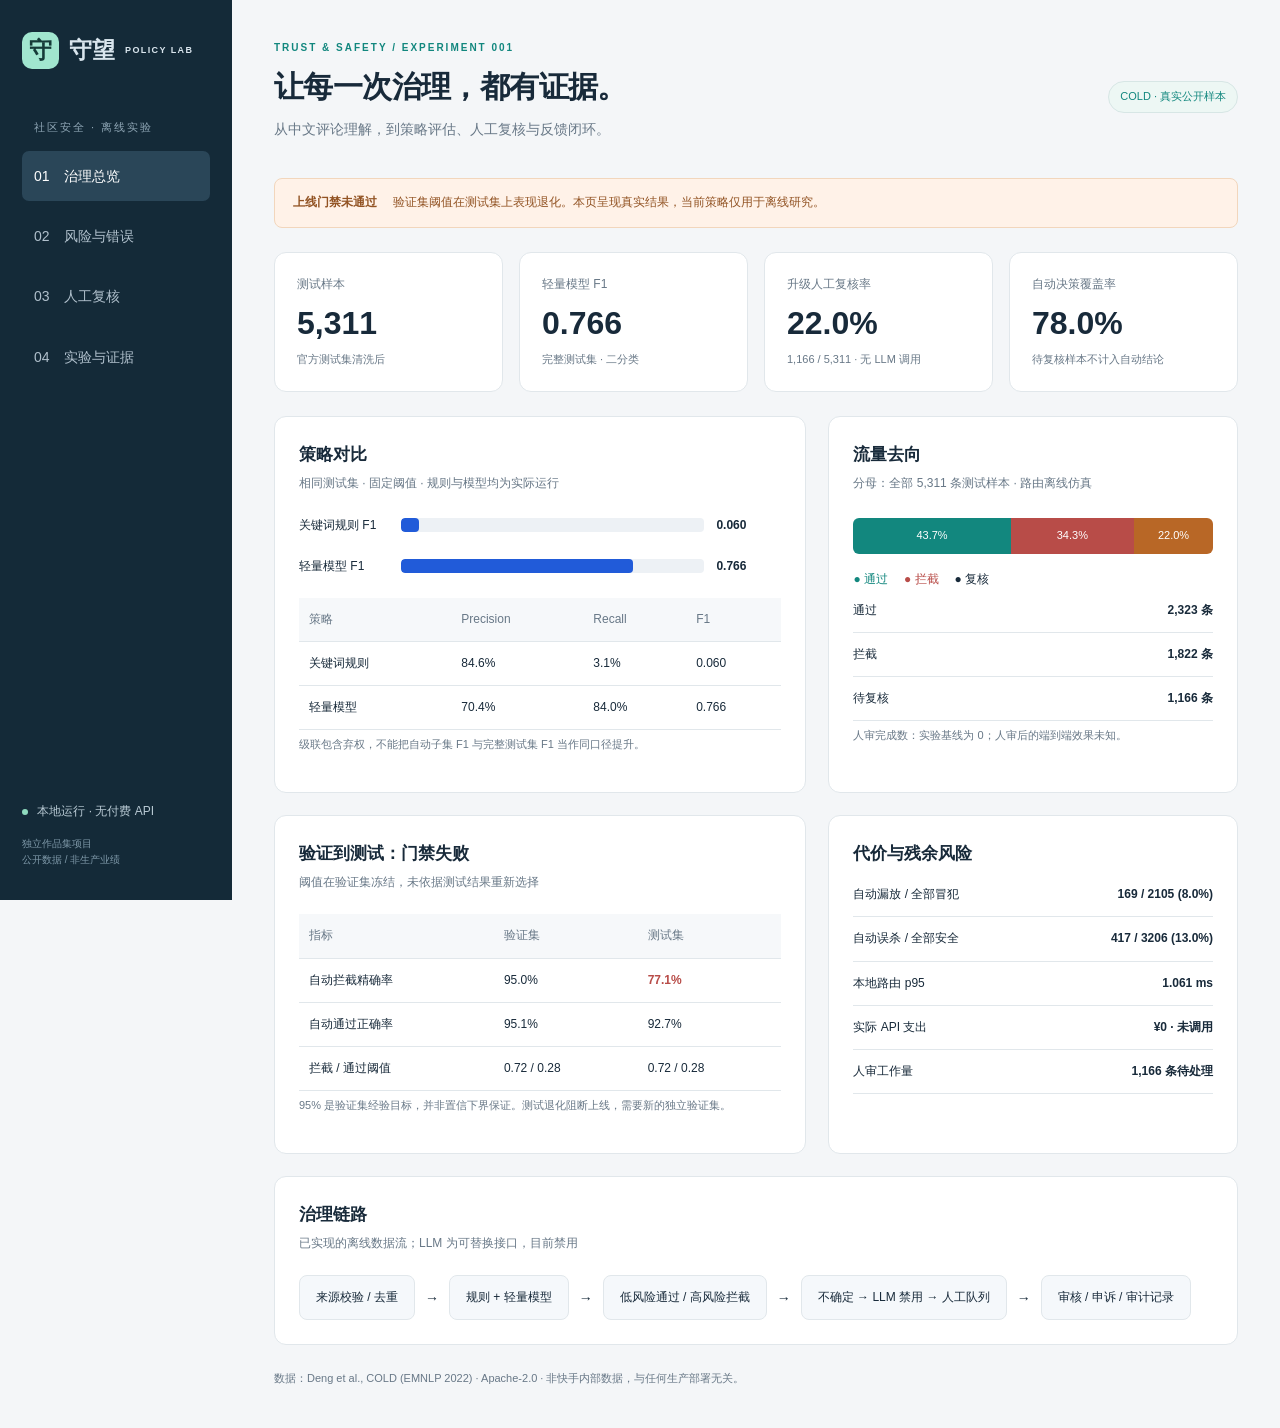
<file: dashboard/index.html>
<!doctype html><html lang="zh-CN"><head><meta charset="utf-8"><meta name="viewport" content="width=device-width,initial-scale=1"><title>守望 · 社区安全策略实验室</title><link rel="stylesheet" href="style.css"></head><body><aside><div class="brand"><span class="logo">守</span> 守望 <small>POLICY LAB</small></div><div class="nav-label">社区安全 · 离线实验</div><nav><button class="active" data-tab="overview">01　治理总览</button><button data-tab="errors">02　风险与错误</button><button data-tab="queue">03　人工复核</button><button data-tab="evidence">04　实验与证据</button></nav><div class="sidebar-bottom"><span class="dot"></span> 本地运行 · 无付费 API<br><small>独立作品集项目<br>公开数据 / 非生产业绩</small></div></aside><main><header><div><div class="eyebrow">TRUST & SAFETY / EXPERIMENT 001</div><h1>让每一次治理，都有证据。</h1><p>从中文评论理解，到策略评估、人工复核与反馈闭环。</p></div><span class="badge">COLD · 真实公开样本</span></header><div class="notice"><strong>上线门禁未通过</strong><span>验证集阈值在测试集上表现退化。本页呈现真实结果，当前策略仅用于离线研究。</span></div><div id="loading">正在读取实验产物…</div><section id="overview" class="tab"></section><section id="errors" class="tab" hidden></section><section id="queue" class="tab" hidden></section><section id="evidence" class="tab" hidden></section><footer>数据：Deng et al., COLD (EMNLP 2022) · Apache-2.0 · 非快手内部数据，与任何生产部署无关。</footer></main><dialog id="textDialog"><button id="closeDialog" class="close">关闭</button><h2>本地内容查看</h2><p class="muted">内容可能包含攻击表达。已做基础个人信息遮蔽，仍可能存在间接身份信息。</p><pre id="sourceText"></pre></dialog><script src="app.js"></script></body></html>
</file>
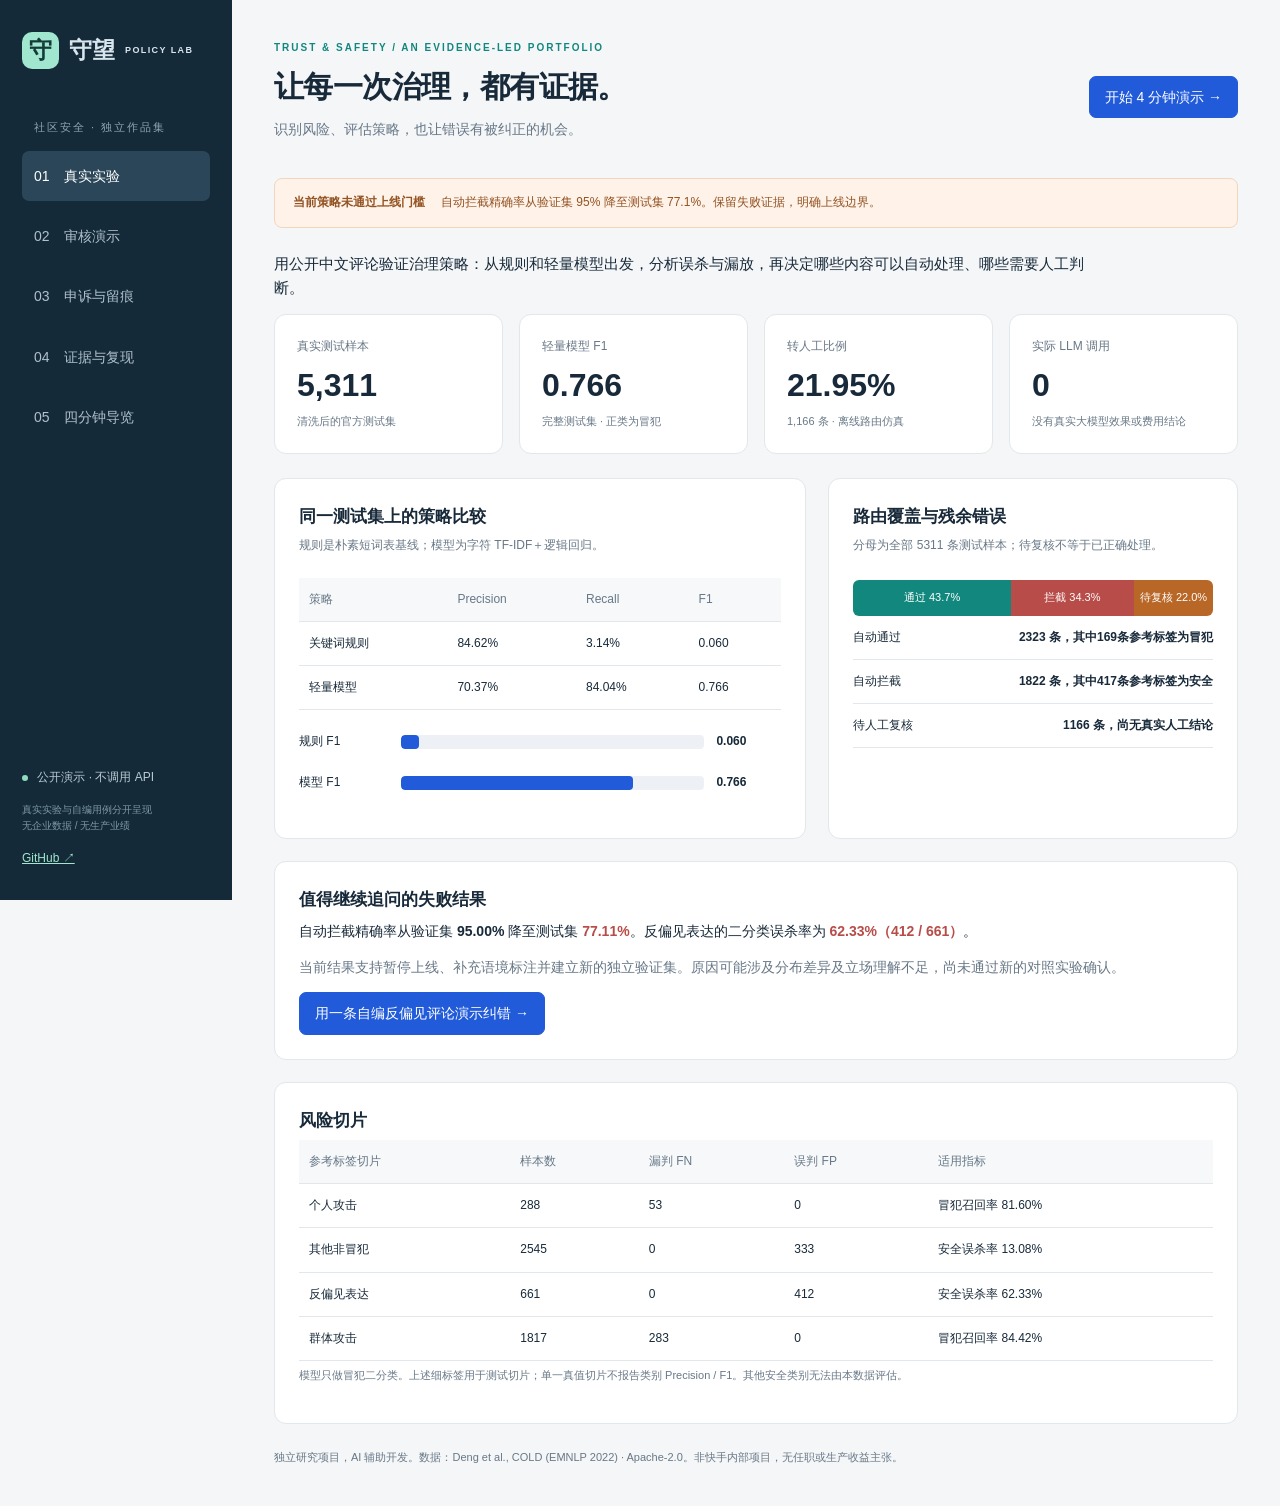
<file: web/index.html>
<!doctype html><html lang="zh-CN"><head><meta charset="utf-8"><meta name="viewport" content="width=device-width,initial-scale=1"><meta name="description" content="守望：社区内容安全策略运营独立作品集。真实中文评论离线实验、SQL风险分析、人工复核与申诉流程演示。"><title>守望 · 社区安全策略实验室</title><link rel="stylesheet" href="style.css"></head><body><aside><div class="brand"><span class="logo">守</span> 守望 <small>POLICY LAB</small></div><div class="nav-label">社区安全 · 独立作品集</div><nav><button class="active" data-tab="overview">01　真实实验</button><button data-tab="demo">02　审核演示</button><button data-tab="audit">03　申诉与留痕</button><button data-tab="evidence">04　证据与复现</button><button data-tab="guide">05　四分钟导览</button></nav><div class="sidebar-bottom"><span class="dot"></span> 公开演示 · 不调用 API<br><small>真实实验与自编用例分开呈现<br>无企业数据 / 无生产业绩</small><a class="sidebar-link" href="https://github.com/haitaicuiuci/shouwang-community-safety" target="_blank" rel="noreferrer">GitHub ↗</a></div></aside><main><header><div><div class="eyebrow">TRUST & SAFETY / AN EVIDENCE-LED PORTFOLIO</div><h1>让每一次治理，都有证据。</h1><p>识别风险、评估策略，也让错误有被纠正的机会。</p></div><button class="primary" id="startTour">开始 4 分钟演示 →</button></header><div class="notice"><strong>当前策略未通过上线门槛</strong><span>自动拦截精确率从验证集 95% 降至测试集 77.1%。保留失败证据，明确上线边界。</span></div><div id="loading">正在加载可追溯实验产物…</div><section id="overview" class="tab"></section><section id="demo" class="tab" hidden></section><section id="audit" class="tab" hidden></section><section id="evidence" class="tab" hidden></section><section id="guide" class="tab" hidden></section><footer>独立研究项目，AI 辅助开发。数据：Deng et al., COLD (EMNLP 2022) · Apache-2.0。非快手内部项目，无任职或生产收益主张。</footer></main><script src="app.js"></script></body></html>
</file>
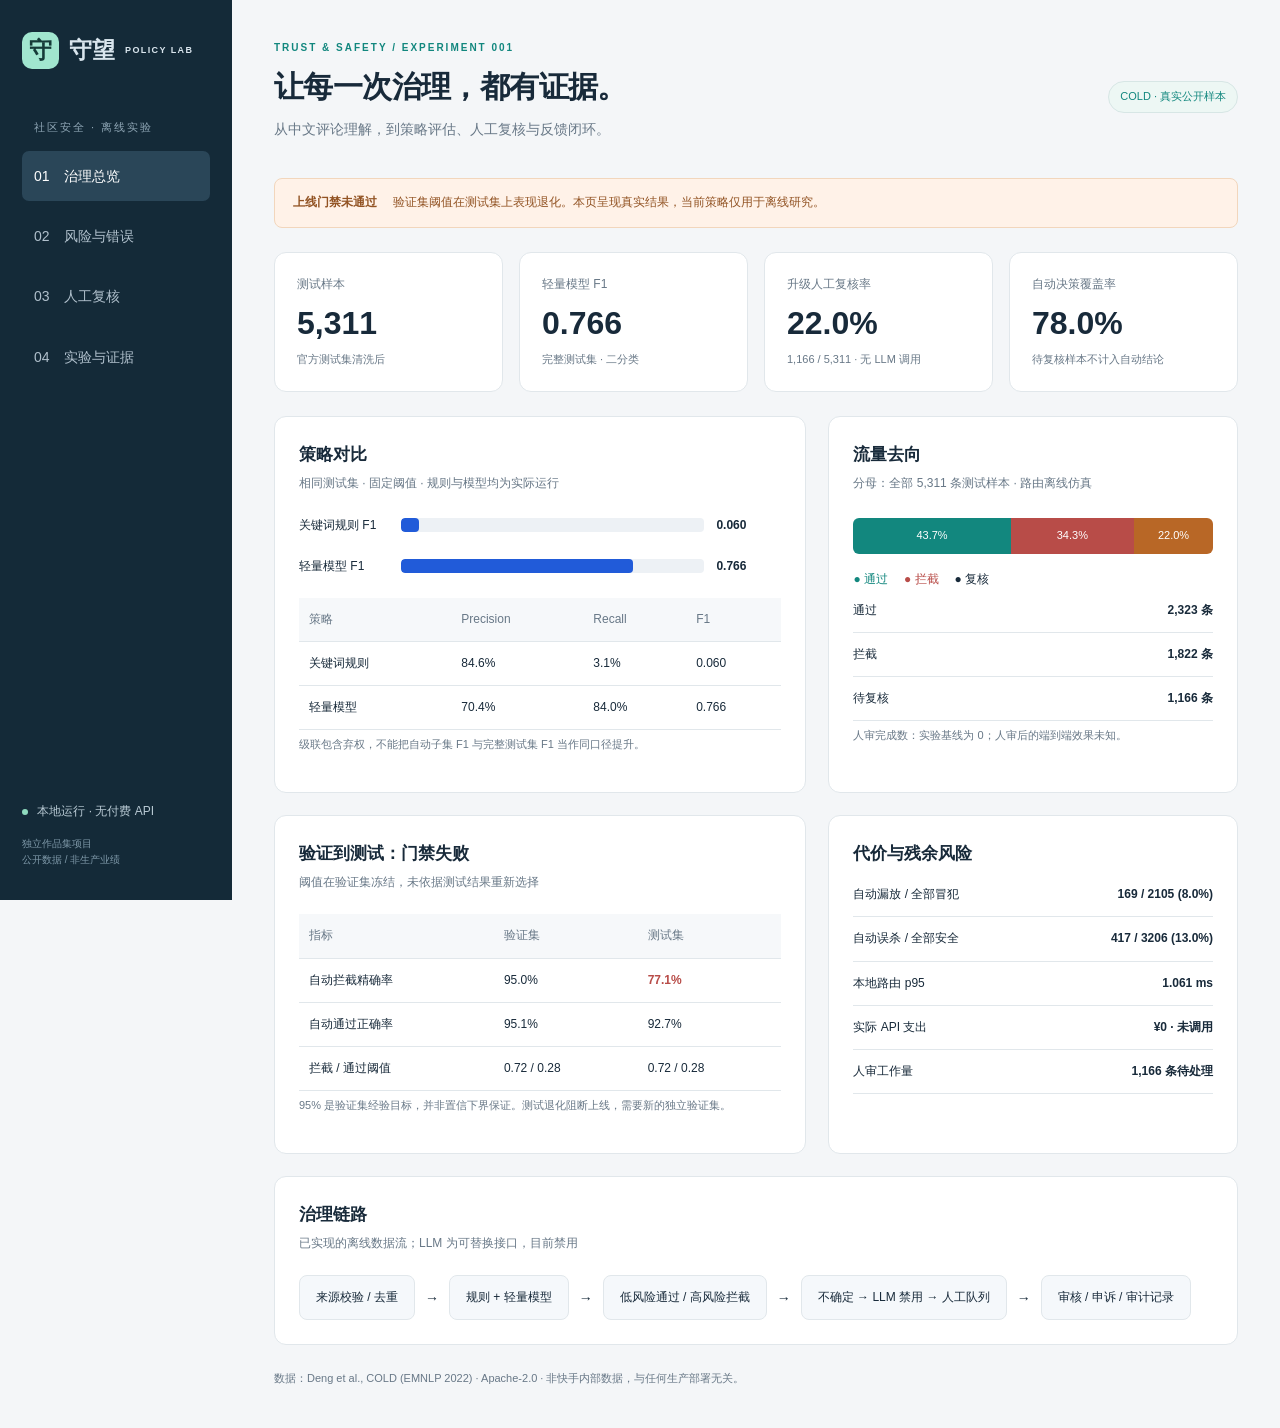
<file: portfolio.html>
<!doctype html><html lang="zh-CN"><head><meta charset="utf-8"><meta name="viewport" content="width=device-width,initial-scale=1"><title>守望 · 社区安全策略实验室</title><style>:root{--bg:#f4f6f8;--ink:#182a3a;--muted:#687887;--line:#e1e7eb;--blue:#215bd9;--teal:#12877e;--orange:#b86726;--red:#b84c48}*{box-sizing:border-box}body{margin:0;background:var(--bg);color:var(--ink);font:14px/1.6 -apple-system,BlinkMacSystemFont,"PingFang SC","Microsoft YaHei",sans-serif}aside{width:232px;position:fixed;inset:0 auto 0 0;padding:32px 22px;background:#142a38;color:#d9e5ed;display:flex;flex-direction:column}.brand{font-size:23px;font-weight:700;display:flex;align-items:center;gap:10px}.brand small{font-size:9px;letter-spacing:1.4px;display:block}.logo{background:#a1e6cf;color:#153b38;border-radius:10px;width:37px;height:37px;display:grid;place-items:center}.nav-label{margin:50px 12px 14px;font-size:11px;color:#8ea5b4;letter-spacing:2px}nav{display:grid;gap:10px}button{font:inherit;cursor:pointer;border:1px solid var(--line);background:white;padding:9px 15px;border-radius:7px;color:var(--ink)}nav button{border:0;background:transparent;text-align:left;color:#b1c1cd;padding:14px 12px}nav button.active{color:white;background:#2a4658}button:hover{filter:brightness(.96)}button:focus-visible,a:focus-visible,input:focus-visible,textarea:focus-visible,select:focus-visible{outline:3px solid #65a3ff;outline-offset:3px}.sidebar-bottom{margin-top:auto;font-size:12px;color:#b9cad4}.sidebar-bottom small{display:block;margin-top:15px;color:#7e98a8}.dot{display:inline-block;width:6px;height:6px;background:#8fdbbf;border-radius:50%;margin-right:6px}main{margin-left:232px;padding:40px 42px;max-width:1600px}header{display:flex;justify-content:space-between;align-items:center;gap:20px}.eyebrow{font-size:10px;letter-spacing:2px;color:var(--teal);font-weight:700}h1{font-size:30px;letter-spacing:-.6px;line-height:1.4;margin:10px 0}header p,.muted{color:var(--muted)}.badge,.pill{font-size:11px;padding:6px 11px;border:1px solid #d7e6e5;border-radius:20px;color:var(--teal);background:#edf7f4;white-space:nowrap}.notice{display:flex;gap:16px;background:#fff2e8;border:1px solid #f2d6bc;border-radius:8px;padding:14px 18px;margin:24px 0;color:#925323;font-size:12px}.notice strong{white-space:nowrap}.cards{display:grid;grid-template-columns:repeat(4,1fr);gap:16px;margin-bottom:24px}.card,.panel{background:white;border:1px solid var(--line);border-radius:12px}.card{padding:22px}.card label{font-size:12px;color:var(--muted)}.value{font-size:32px;line-height:1.5;font-weight:650;font-variant-numeric:tabular-nums}.card small{color:var(--muted);font-size:11px}.grid{display:grid;grid-template-columns:1.3fr 1fr;gap:22px}.panel{padding:24px;margin-bottom:22px;overflow:auto}h2{font-size:17px;margin:0 0 6px}h3{font-size:14px}p{margin:6px 0 14px}.sub{font-size:12px;color:var(--muted);margin-bottom:22px}.bar-row{display:grid;grid-template-columns:90px 1fr 65px;align-items:center;gap:12px;margin:22px 0;font-size:12px}.track{height:14px;border-radius:4px;background:#edf1f5;overflow:hidden}.fill{height:100%;background:var(--blue);border-radius:4px}.legend{display:flex;gap:16px;font-size:12px;margin-top:16px}.routebar{display:flex;height:36px;border-radius:6px;overflow:hidden;margin-top:24px}.routebar span{display:grid;place-items:center;color:white;font-size:11px}.pass{background:var(--teal)}.block{background:var(--red)}.review{background:var(--orange)}table{width:100%;border-collapse:collapse;font-size:12px;text-align:left}th{background:#f6f8fa;color:var(--muted);font-weight:500}td,th{padding:12px 10px;border-bottom:1px solid var(--line)}.number{font-variant-numeric:tabular-nums}.warning{color:var(--red)}.good{color:var(--teal)}.statline{display:flex;justify-content:space-between;border-bottom:1px solid var(--line);padding:12px 0;font-size:12px}.flow{display:flex;align-items:center;gap:10px;flex-wrap:wrap}.flow div{padding:12px 16px;background:#f5f8fb;border:1px solid var(--line);border-radius:8px;font-size:12px}.toolbar{display:flex;gap:12px;align-items:center;flex-wrap:wrap;margin:18px 0}select,input,textarea{border:1px solid #d7dfe5;border-radius:6px;background:white;padding:10px;color:var(--ink);font:inherit}input,textarea{width:100%}label{display:block;margin-bottom:5px}.primary{color:white;background:var(--blue);border-color:var(--blue)}.review-form{display:grid;grid-template-columns:1fr 1fr;gap:16px}.wide{grid-column:1/-1}details{margin:15px 0}summary{cursor:pointer;font-weight:600}code{font-size:12px;overflow-wrap:anywhere}pre{white-space:pre-wrap;overflow-wrap:anywhere;font:13px/1.8 monospace}a{color:var(--blue)}dialog{border:1px solid var(--line);border-radius:14px;max-width:700px;width:90%;padding:28px}dialog::backdrop{background:#142a3899}.close{float:right}footer{color:var(--muted);font-size:11px;margin-top:25px}#queueStatus{color:var(--teal)}.tiny{font-size:11px;color:var(--muted)}@media(max-width:1050px){aside{width:190px;padding:25px 14px}main{margin-left:190px;padding:30px 22px}.grid{grid-template-columns:1fr}.cards{grid-template-columns:repeat(2,1fr)}header{align-items:flex-start}.badge{display:none}}@media(max-width:650px){aside{position:static;width:100%;padding:18px}.nav-label,.sidebar-bottom{display:none}nav{display:flex;gap:2px;margin-top:15px;overflow:auto}nav button{font-size:11px;white-space:nowrap;padding:9px}main{margin:0;padding:22px 14px}h1{font-size:24px}.cards{gap:10px}.card{padding:14px}.value{font-size:27px}.notice{display:block}.notice span{display:block;margin-top:5px}.review-form{grid-template-columns:1fr}.panel{padding:17px}}
</style></head><body><aside><div class="brand"><span class="logo">守</span> 守望 <small>POLICY LAB</small></div><div class="nav-label">社区安全 · 离线实验</div><nav><button class="active" data-tab="overview">01　治理总览</button><button data-tab="errors">02　风险与错误</button><button data-tab="queue">03　人工复核</button><button data-tab="evidence">04　实验与证据</button></nav><div class="sidebar-bottom"><span class="dot"></span> 本地运行 · 无付费 API<br><small>独立作品集项目<br>公开数据 / 非生产业绩</small></div></aside><main><header><div><div class="eyebrow">TRUST & SAFETY / EXPERIMENT 001</div><h1>让每一次治理，都有证据。</h1><p>从中文评论理解，到策略评估、人工复核与反馈闭环。</p></div><span class="badge">COLD · 真实公开样本</span></header><div class="notice"><strong>上线门禁未通过</strong><span>验证集阈值在测试集上表现退化。本页呈现真实结果，当前策略仅用于离线研究。</span></div><div id="loading">正在读取实验产物…</div><section id="overview" class="tab"></section><section id="errors" class="tab" hidden></section><section id="queue" class="tab" hidden></section><section id="evidence" class="tab" hidden></section><footer>数据：Deng et al., COLD (EMNLP 2022) · Apache-2.0 · 非快手内部数据，与任何生产部署无关。</footer></main><dialog id="textDialog"><button id="closeDialog" class="close">关闭</button><h2>本地内容查看</h2><p class="muted">内容可能包含攻击表达。已做基础个人信息遮蔽，仍可能存在间接身份信息。</p><pre id="sourceText"></pre></dialog><script>const $=s=>document.querySelector(s),pct=n=>n==null?'—':(n*100).toFixed(1)+'%',num=n=>Number(n).toLocaleString('zh-CN'),esc=s=>String(s).replace(/[&<>"']/g,c=>({'&':'&amp;','<':'&lt;','>':'&gt;','"':'&quot;',"'":'&#39;'}[c]));let D,Q=[],page=0;
const names={rules:'关键词规则',lightweight:'轻量模型',pass:'通过',block:'拦截',review:'待复核'};
function table(headers,rows){return `<table><thead><tr>${headers.map(h=>`<th>${h}</th>`).join('')}</tr></thead><tbody>${rows.map(r=>`<tr>${r.map(v=>`<td>${v}</td>`).join('')}</tr>`).join('')}</tbody></table>`}
function card(label,value,note){return `<div class="card"><label>${label}</label><div class="value">${value}</div><small>${note}</small></div>`}
async function reveal(id){$('#sourceText').textContent='读取中…';$('#textDialog').showModal();try{const r=await fetch('/api/text?id='+encodeURIComponent(id));const v=await r.json();$('#sourceText').textContent=v.text||v.error}catch{$('#sourceText').textContent='正文仅在本地服务中可用，静态公开展示不包含原文。'}}
$('#closeDialog').onclick=()=>$('#textDialog').close();
async function queueLoad(){try{const r=await fetch('/api/queue');const v=await r.json();Q=v.items;$('#queueCount').textContent=`当前待复核 ${num(v.total)} 条 · 已有人工明确结论 ${num(v.completed)} 条`;queueList();const a=await (await fetch('/api/activity')).json();$('#activity').innerHTML=a.length?table(['时间','样本','操作','结论','审核人','依据'],a.map(e=>[new Date(e.created_at*1000).toLocaleString(),esc(e.sample_id),esc(e.kind),esc(e.decision),esc(e.reviewer),esc(e.reason)])):'尚无人工审核或申诉记录。数据集真值不会写入此处。'}catch{$('#queueCount').textContent='请通过本地服务打开，以读取和保存审核记录。'}}
function queueList(){const filter=$('#queueFilter').value;let list=Q.filter(q=>filter==='all'||q.reason===filter);$('#queueList').innerHTML=table(['样本编号','路由原因','处理优先级','操作'],list.slice(0,30).map(q=>[esc(q.sample_id),esc(q.reason),q.priority.toFixed(3),`<button data-review="${esc(q.sample_id)}">选择审核</button> <button data-reveal="${esc(q.sample_id)}">查看内容</button>`]));$('#queueHint').textContent=`展示筛选后的前 ${Math.min(30,list.length)} / ${list.length} 条。队列不展示来源真值。`}
function errors(){let kind=$('#errorFilter').value;const list=D.errors.filter(e=>kind==='all'||(kind==='fp'?e.truth===0:e.truth===1));const max=Math.max(0,Math.ceil(list.length/20)-1);page=Math.min(page,max);$('#errorTable').innerHTML=table(['样本编号','来源切片','来源标签 → 模型','分数','级联路由','内容'],list.slice(page*20,(page+1)*20).map(e=>[e.id,esc(e.risk),`${e.truth?'冒犯':'安全'} → ${e.prediction?'冒犯':'安全'}`,e.score.toFixed(3),names[e.route],`<button data-reveal="${e.id}">按需查看</button>`]));$('#pageInfo').textContent=`第 ${page+1}/${max+1} 页 · ${num(list.length)} 条错误`}
function render(){const m=D.metrics.lightweight,r=D.routing,p=D.policy,q=D.quality;
$('#overview').innerHTML=`<div class="cards">${card('测试样本',num(r.n),'官方测试集清洗后')}${card('轻量模型 F1',m.f1.toFixed(3),'完整测试集 · 二分类')}${card('升级人工复核率',pct(r.rates.review),`${num(r.counts.review)} / ${num(r.n)} · 无 LLM 调用`)}${card('自动决策覆盖率',pct(r.auto_coverage),'待复核样本不计入自动结论')}</div><div class="grid"><div class="panel"><h2>策略对比</h2><div class="sub">相同测试集 · 固定阈值 · 规则与模型均为实际运行</div>${['rules','lightweight'].map(k=>`<div class="bar-row"><span>${names[k]} F1</span><div class="track"><div class="fill" style="width:${D.metrics[k].f1*100}%"></div></div><b>${D.metrics[k].f1.toFixed(3)}</b></div>`).join('')}${table(['策略','Precision','Recall','F1'],['rules','lightweight'].map(k=>[names[k],pct(D.metrics[k].precision),pct(D.metrics[k].recall),D.metrics[k].f1.toFixed(3)]))}<p class="tiny">级联包含弃权，不能把自动子集 F1 与完整测试集 F1 当作同口径提升。</p></div><div class="panel"><h2>流量去向</h2><div class="sub">分母：全部 ${num(r.n)} 条测试样本 · 路由离线仿真</div><div class="routebar">${['pass','block','review'].map(k=>`<span class="${k}" style="width:${r.rates[k]*100}%">${pct(r.rates[k])}</span>`).join('')}</div><div class="legend"><span class="good">● 通过</span><span class="warning">● 拦截</span><span>● 复核</span></div>${['pass','block','review'].map(k=>`<div class="statline"><span>${names[k]}</span><b>${num(r.counts[k])} 条</b></div>`).join('')}<p class="tiny">人审完成数：实验基线为 0；人审后的端到端效果未知。</p></div></div><div class="grid"><div class="panel"><h2>验证到测试：门禁失败</h2><div class="sub">阈值在验证集冻结，未依据测试结果重新选择</div>${table(['指标','验证集','测试集'],[['自动拦截精确率',pct(p.validation_auto_block_precision),`<strong class="warning">${pct(r.block_precision)}</strong>`],['自动通过正确率',pct(p.validation_auto_pass_precision),pct(1-r.pass_contamination)],['拦截 / 通过阈值',`${p.block_threshold} / ${p.pass_threshold}`,`${p.block_threshold} / ${p.pass_threshold}`]])}<p class="tiny">95% 是验证集经验目标，并非置信下界保证。测试退化阻断上线，需要新的独立验证集。</p></div><div class="panel"><h2>代价与残余风险</h2>${[['自动漏放 / 全部冒犯',`${r.auto_pass_offensive} / ${m.tp+m.fn} (${pct(r.leakage_over_all_offensive)})`],['自动误杀 / 全部安全',`${r.auto_block_safe} / ${m.tn+m.fp} (${pct(r.false_block_over_all_safe)})`],['本地路由 p95',D.latency.p95_ms.toFixed(3)+' ms'],['实际 API 支出','¥0 · 未调用'],['人审工作量',num(r.counts.review)+' 条待处理']].map(a=>`<div class="statline"><span>${a[0]}</span><b>${a[1]}</b></div>`).join('')}</div></div><div class="panel"><h2>治理链路</h2><p class="sub">已实现的离线数据流；LLM 为可替换接口，目前禁用</p><div class="flow"><div>来源校验 / 去重</div>→<div>规则 + 轻量模型</div>→<div>低风险通过 / 高风险拦截</div>→<div>不确定 → LLM 禁用 → 人工队列</div>→<div>审核 / 申诉 / 审计记录</div></div></div>`;
$('#errors').innerHTML=`<div class="panel"><h2>按风险切片定位错误</h2><p class="sub">细标签只存在于测试集。模型仍为冒犯二分类；单一真值切片不报告虚假的类别 Precision / F1。</p>${table(['来源切片','样本数','漏判 FN','误判 FP','召回率 / 误杀率','级联待复核'],D.risk_metrics.map(x=>[esc(x.risk),x.n,x.fn,x.fp,x.recall==null?'误杀 '+pct(x.false_positive_rate):'召回 '+pct(x.recall),x.review]))}<p class="warning">反偏见表达常包含被反驳的偏见词汇，缺乏立场理解可能导致误杀。</p><p class="tiny">色情、诈骗、未成年人保护等细风险在本数据中无可用标签，无法评估。</p></div><div class="panel"><h2>真实错误样例</h2><p class="sub">默认隐藏原文；按需查看经过基础脱敏的文本。此区域用于离线分析，复核队列另行隐藏真值。</p><div class="toolbar"><select id="errorFilter" aria-label="错误类型"><option value="all">全部错误</option><option value="fp">误杀 · FP</option><option value="fn">漏放 · FN</option></select><button id="prev">上一页</button><button id="next">下一页</button><span id="pageInfo"></span></div><div id="errorTable"></div></div>`;
$('#queue').innerHTML=`<div class="panel"><h2>人工复核工作台</h2><p class="sub">待复核不是已治理。操作会保存到本地独立事件库，重跑实验不会删除人工记录。此处不展示真值。</p><strong id="queueCount"></strong><div class="toolbar"><select id="queueFilter" aria-label="队列筛选"><option value="all">所有待办</option><option value="uncertain">模型不确定</option><option value="rule_conflict">规则冲突</option><option value="appeal">申诉复核</option><option value="needs_context">需要上下文</option></select><button id="refresh">刷新</button></div><div id="queueList"></div><p id="queueHint" class="tiny"></p></div><div class="panel"><h2>记录审核 / 发起申诉</h2><p class="sub">需根据内容和规则独立判断。引用、反偏见或缺少上下文时可以保持待复核。</p><form id="reviewForm" class="review-form"><div><label for="sampleId">样本编号</label><input id="sampleId" required placeholder="从队列选择，或填入测试样本编号"></div><div><label for="reviewer">审核人</label><input id="reviewer" required maxlength="80" placeholder="填写本人姓名或代号"></div><div><label for="actionKind">操作</label><select id="actionKind"><option value="review">人工审核</option><option value="appeal">申诉 · 重新入队</option></select></div><div><label for="decision">审核结论</label><select id="decision"><option value="review">待复核 / 需要上下文</option><option value="pass">通过</option><option value="block">拦截</option></select></div><div class="wide"><label for="reason">依据（至少 8 字）</label><textarea id="reason" rows="3" required minlength="8" maxlength="500" placeholder="说明攻击对象、语境、引用关系或申诉依据"></textarea></div><div class="wide"><button class="primary">保存本地记录</button> <span id="queueStatus" role="status"></span></div></form></div><div class="panel"><h2>人工操作审计</h2><div id="activity" class="sub">无记录</div></div>`;
$('#evidence').innerHTML=`<div class="cards">${card('公开数据总数',num(q.raw_total),'官方仓库固定提交')}${card('清洗后总数',num(q.retained_total),'原始数据与合成数据不混用')}${card('跨集合重复组',q.cross_split_groups_before+' → 0','规范化后精确匹配')}${card('冲突标签组',q.conflict_groups,'整组剔除')}</div><div class="panel"><h2>可复现证据</h2>${table(['数据划分','非冒犯','冒犯','合计'],['train','validation','test'].map(s=>[s,num(q.labels[s]['0']),num(q.labels[s]['1']),num(q.retained_counts[s])]))}<p>固定随机种子 ${D.seed}；官方划分；特征仅在训练集拟合；C 与阈值仅在验证集选择。近义改写、作者或主题泄漏未被排除。</p><p>轻量模型 F1 的分层 Bootstrap 95% 区间：${D.lightweight_f1_bootstrap95.map(n=>n.toFixed(3)).join('–')}（400 次，不含训练与选参不确定性）。</p><details><summary>混淆矩阵与 SQL 结果</summary><pre>${esc(JSON.stringify(D.sql,null,2))}</pre></details><details><summary>配置与测量环境</summary><pre>${esc(JSON.stringify({policy:D.policy,environment:D.environment,latency:D.latency},null,2))}</pre></details></div><div class="panel"><h2>成本情景计算</h2><p>未调用 API；以下仅为可编辑假设，非供应商报价，也不代表实际节省。</p><div class="review-form"><div><label for="inputPrice">输入单价（元 / 百万 token）</label><input id="inputPrice" type="number" min="0" value="1" step="0.1"></div><div><label for="outputPrice">输出单价（元 / 百万 token）</label><input id="outputPrice" type="number" min="0" value="4" step="0.1"></div></div><p id="costResult"></p><p class="tiny">假设每次输入 300 / 输出 100 token；候选请求 ${r.candidate_llm_requests} 次；未考虑重试、缓存、token 波动与人工成本。没有真实 LLM 质量、费用或时延结论。</p></div><div class="panel"><h2>数据与授权</h2><p><a href="https://github.com/thu-coai/COLDataset" target="_blank" rel="noreferrer">COLD 官方仓库</a> · <a href="https://github.com/thu-coai/COLDataset/blob/a0c55a945497ab58e94aef491180e1cf88ffb864/LICENSE" target="_blank" rel="noreferrer">固定版本 Apache-2.0 许可</a> · <a href="https://aclanthology.org/2022.emnlp-main.796/" target="_blank" rel="noreferrer">原始论文</a></p><p class="tiny">版本 a0c55a945497ab58e94aef491180e1cf88ffb864 · 下载 2026-10-21。许可证不替代第三方隐私及其他权利审查；公开展示不携带原始评论文件。</p></div>`;
$('#errorFilter').onchange=()=>{page=0;errors()};$('#prev').onclick=()=>{page=Math.max(0,page-1);errors()};$('#next').onclick=()=>{page++;errors()};errors();$('#queueFilter').onchange=queueList;$('#refresh').onclick=queueLoad;
$('#reviewForm').onsubmit=async e=>{e.preventDefault();const v={id:$('#sampleId').value.trim(),kind:$('#actionKind').value,decision:$('#actionKind').value==='appeal'?'review':$('#decision').value,reviewer:$('#reviewer').value.trim(),reason:$('#reason').value.trim()};try{const r=await fetch('/api/action',{method:'POST',headers:{'Content-Type':'application/json'},body:JSON.stringify(v)});const out=await r.json();$('#queueStatus').textContent=out.ok?'记录已保存；不会改写实验指标。':out.error;if(out.ok)await queueLoad()}catch{$('#queueStatus').textContent='无法保存，请确认本地服务运行。'}};
const cost=()=>{$('#costResult').textContent=`候选路由调用成本约 ¥${(r.candidate_llm_requests*(300*Math.max(0,Number($('#inputPrice').value))+100*Math.max(0,Number($('#outputPrice').value)))/1e6).toFixed(4)}（假设情景）`};$('#inputPrice').oninput=cost;$('#outputPrice').oninput=cost;cost();$('#loading').remove();}
document.addEventListener('click',e=>{const b=e.target.closest('button');if(!b)return;if(b.dataset.tab){document.querySelectorAll('.tab').forEach(s=>s.hidden=s.id!==b.dataset.tab);document.querySelectorAll('nav button').forEach(x=>x.classList.toggle('active',x===b));if(b.dataset.tab==='queue')queueLoad()}if(b.dataset.reveal)reveal(b.dataset.reveal);if(b.dataset.review){$('#sampleId').value=b.dataset.review;$('#sampleId').scrollIntoView({behavior:'smooth',block:'center'});$('#reason').focus()}});
D={"dataset": "COLD 中文冒犯评论", "seed": 42, "policy": {"version": "cold-offline-v1", "C": 3.0, "binary_threshold": 0.45, "pass_threshold": 0.28, "block_threshold": 0.72, "selection": "validation F1 for binary; max auto coverage at empirical 95% precision per auto action and >=50 validation support; rules prohibit auto-pass", "validation_target": 0.95, "validation_auto_pass_n": 2677, "validation_auto_pass_precision": 0.9514381770638775, "validation_auto_block_n": 2620, "validation_auto_block_precision": 0.95}, "quality": {"fine_binary_mismatches": 0, "missing_topic_rows": 0, "text_length_quantiles": {"0": 3.0, "50": 40.0, "95": 110.0, "100": 192.0}, "raw_counts": {"train": 25726, "validation": 6431, "test": 5323}, "raw_total": 37480, "retained_total": 37245, "retained_counts": {"test": 5311, "validation": 6405, "train": 25529}, "invalid_rows": 0, "conflict_groups": 29, "duplicate_rows": 177, "cross_split_groups_before": 105, "cross_split_groups_after": 0, "labels": {"test": {"1": 2105, "0": 3206}, "validation": {"1": 3194, "0": 3211}, "train": {"1": 12583, "0": 12946}}, "normalization": "NFKC+lower+alphanumeric only; test > validation > train; conflicting binary groups removed", "semantic_dedup": false}, "metrics": {"rules": {"n": 5311, "precision": 0.8461538461538461, "recall": 0.031353919239904986, "f1": 0.060467246907924876, "tn": 3194, "fp": 12, "fn": 2039, "tp": 66, "false_positive_rate": 0.0037429819089207735, "false_negative_rate": 0.9686460807600951}, "lightweight": {"n": 5311, "precision": 0.7036595067621321, "recall": 0.8403800475059382, "f1": 0.7659666594500975, "tn": 2461, "fp": 745, "fn": 336, "tp": 1769, "false_positive_rate": 0.2323767935121647, "false_negative_rate": 0.15961995249406175}, "cascade_auto_only": {"n": 4145, "precision": 0.7711306256860593, "recall": 0.8926302414231257, "f1": 0.8274440518256773, "tn": 2154, "fp": 417, "fn": 169, "tp": 1405, "false_positive_rate": 0.16219369894982497, "false_negative_rate": 0.10736975857687421}}, "routing": {"n": 5311, "counts": {"review": 1166, "block": 1822, "pass": 2323}, "rates": {"pass": 0.4373940877424214, "block": 0.34306157032573903, "review": 0.21954434193183958}, "auto_coverage": 0.7804556580681604, "auto_pass_offensive": 169, "auto_block_safe": 417, "pass_contamination": 0.07275075333620319, "block_precision": 0.7711306256860593, "leakage_over_all_offensive": 0.08028503562945369, "false_block_over_all_safe": 0.1300686213349969, "human_completed": 0, "actual_llm_calls": 0, "candidate_llm_requests": 1166, "final_end_to_end_quality": null, "release_gate": "BLOCKED: test block precision below validation target; offline demo only"}, "risk_metrics": [{"n": 288, "precision": null, "recall": 0.8159722222222222, "f1": null, "tn": 0, "fp": 0, "fn": 53, "tp": 235, "false_positive_rate": null, "false_negative_rate": 0.1840277777777778, "risk": "个人攻击", "cascade_pass_offensive": 28, "cascade_block_safe": 0, "review": 61}, {"n": 2545, "precision": null, "recall": null, "f1": null, "tn": 2212, "fp": 333, "fn": 0, "tp": 0, "false_positive_rate": 0.13084479371316307, "false_negative_rate": null, "risk": "其他非冒犯", "cascade_pass_offensive": 0, "cascade_block_safe": 128, "review": 441}, {"n": 661, "precision": null, "recall": null, "f1": null, "tn": 249, "fp": 412, "fn": 0, "tp": 0, "false_positive_rate": 0.6232980332829047, "false_negative_rate": null, "risk": "反偏见表达", "cascade_pass_offensive": 0, "cascade_block_safe": 289, "review": 194}, {"n": 1817, "precision": null, "recall": 0.8442487616951018, "f1": null, "tn": 0, "fp": 0, "fn": 283, "tp": 1534, "false_positive_rate": null, "false_negative_rate": 0.15575123830489818, "risk": "群体攻击", "cascade_pass_offensive": 141, "cascade_block_safe": 0, "review": 470}], "latency": {"method": "200 sequential single-item warm calls; vectorize + classifier + rules + route; perf_counter; one CPU thread; excludes startup, DB, network, human", "n": 200, "p50_ms": 0.4393125418573618, "p95_ms": 1.0612522833980609, "batch_total_ms": 615.6369168311357, "batch_amortized_ms": 0.115917325707237, "actual_llm_latency_ms": null, "actual_end_to_end_latency_ms": null}, "lightweight_f1_bootstrap95": [0.7547607138938283, 0.7780215385631508], "cost": {"actual_api_spend": 0, "estimated_scenario_spend": 0.8162, "assumptions": {"input_tokens": 300, "output_tokens": 100, "input_price_per_million": 1.0, "output_price_per_million": 4.0, "currency": "CNY", "note": "仅情景假设，非供应商报价；没有API调用"}, "formula": "candidate_requests * (input_tokens * input_price + output_tokens * output_price) / 1e6"}, "environment": {"python": "3.12.14 (main, Aug 25 2026, 13:50:33) [Clang 22.1.3 ]", "sklearn": "1.6.1", "numpy": "2.2.6", "platform": "macOS-26.5.2-arm64-arm-64bit", "machine": "arm64", "processor": "arm", "cpu_count": 6, "cpu_threads_used": 1}, "duration_seconds": 15.456239207880571, "sql": {"split_distribution": [{"split": "test", "source_label": 0, "n": 3206}, {"split": "test", "source_label": 1, "n": 2105}, {"split": "train", "source_label": 0, "n": 12946}, {"split": "train", "source_label": 1, "n": 12583}, {"split": "validation", "source_label": 0, "n": 3211}, {"split": "validation", "source_label": 1, "n": 3194}], "quality_exclusions": [{"reason": "conflicting_label", "n": 58}, {"reason": "normalized_duplicate", "n": 177}], "confusion_matrix": [{"strategy": "lightweight", "truth": 0, "prediction": 0, "n": 2461}, {"strategy": "lightweight", "truth": 0, "prediction": 1, "n": 745}, {"strategy": "lightweight", "truth": 1, "prediction": 0, "n": 336}, {"strategy": "lightweight", "truth": 1, "prediction": 1, "n": 1769}, {"strategy": "rules", "truth": 0, "prediction": 0, "n": 3194}, {"strategy": "rules", "truth": 0, "prediction": 1, "n": 12}, {"strategy": "rules", "truth": 1, "prediction": 0, "n": 2039}, {"strategy": "rules", "truth": 1, "prediction": 1, "n": 66}], "route_coverage": [{"decision": "block", "n": 1822, "share_of_all_test": 0.343062}, {"decision": "pass", "n": 2323, "share_of_all_test": 0.437394}, {"decision": "review", "n": 1166, "share_of_all_test": 0.219544}], "risk_errors": [{"policy_risk": "个人攻击", "n": 288, "fn": 53, "fp": 0}, {"policy_risk": "其他非冒犯", "n": 2545, "fn": 0, "fp": 333}, {"policy_risk": "反偏见表达", "n": 661, "fn": 0, "fp": 412}, {"policy_risk": "群体攻击", "n": 1817, "fn": 283, "fp": 0}], "route_errors": [{"decision": "block", "n": 1822, "labeled_offensive": 1405, "labeled_safe": 417}, {"decision": "pass", "n": 2323, "labeled_offensive": 169, "labeled_safe": 2154}, {"decision": "review", "n": 1166, "labeled_offensive": 531, "labeled_safe": 635}], "queue_workload": [{"reason": "rule_conflict", "pending": 6}, {"reason": "uncertain", "pending": 1160}], "cross_split_leakage": [], "topic_errors": [{"topic": "gender", "n": 1548, "fn": 77, "fp": 207}, {"topic": "race", "n": 1685, "fn": 102, "fp": 255}, {"topic": "region", "n": 2078, "fn": 157, "fp": 283}]}, "errors": [{"id": "cold-test-00005", "truth": 0, "prediction": 1, "risk": "反偏见表达", "score": 0.7662, "route": "block"}, {"id": "cold-test-00008", "truth": 0, "prediction": 1, "risk": "反偏见表达", "score": 0.8323, "route": "block"}, {"id": "cold-test-00009", "truth": 1, "prediction": 0, "risk": "群体攻击", "score": 0.1602, "route": "pass"}, {"id": "cold-test-00039", "truth": 1, "prediction": 0, "risk": "群体攻击", "score": 0.1374, "route": "pass"}, {"id": "cold-test-00068", "truth": 0, "prediction": 1, "risk": "其他非冒犯", "score": 0.4577, "route": "review"}, {"id": "cold-test-00072", "truth": 1, "prediction": 0, "risk": "群体攻击", "score": 0.4264, "route": "review"}, {"id": "cold-test-00076", "truth": 1, "prediction": 0, "risk": "群体攻击", "score": 0.4273, "route": "review"}, {"id": "cold-test-00083", "truth": 0, "prediction": 1, "risk": "反偏见表达", "score": 0.8099, "route": "block"}, {"id": "cold-test-00090", "truth": 0, "prediction": 1, "risk": "其他非冒犯", "score": 0.566, "route": "review"}, {"id": "cold-test-00095", "truth": 1, "prediction": 0, "risk": "个人攻击", "score": 0.3859, "route": "review"}, {"id": "cold-test-00097", "truth": 0, "prediction": 1, "risk": "反偏见表达", "score": 0.9047, "route": "block"}, {"id": "cold-test-00104", "truth": 1, "prediction": 0, "risk": "群体攻击", "score": 0.2718, "route": "pass"}, {"id": "cold-test-00126", "truth": 0, "prediction": 1, "risk": "其他非冒犯", "score": 0.707, "route": "review"}, {"id": "cold-test-00129", "truth": 0, "prediction": 1, "risk": "反偏见表达", "score": 0.9324, "route": "block"}, {"id": "cold-test-00145", "truth": 0, "prediction": 1, "risk": "反偏见表达", "score": 0.901, "route": "block"}, {"id": "cold-test-00150", "truth": 1, "prediction": 0, "risk": "群体攻击", "score": 0.2196, "route": "pass"}, {"id": "cold-test-00153", "truth": 0, "prediction": 1, "risk": "其他非冒犯", "score": 0.9649, "route": "block"}, {"id": "cold-test-00154", "truth": 1, "prediction": 0, "risk": "群体攻击", "score": 0.2827, "route": "review"}, {"id": "cold-test-00157", "truth": 1, "prediction": 0, "risk": "群体攻击", "score": 0.0984, "route": "pass"}, {"id": "cold-test-00159", "truth": 0, "prediction": 1, "risk": "其他非冒犯", "score": 0.9658, "route": "block"}, {"id": "cold-test-00161", "truth": 1, "prediction": 0, "risk": "群体攻击", "score": 0.4435, "route": "review"}, {"id": "cold-test-00163", "truth": 0, "prediction": 1, "risk": "其他非冒犯", "score": 0.663, "route": "review"}, {"id": "cold-test-00168", "truth": 0, "prediction": 1, "risk": "反偏见表达", "score": 0.8818, "route": "block"}, {"id": "cold-test-00170", "truth": 0, "prediction": 1, "risk": "反偏见表达", "score": 0.7217, "route": "block"}, {"id": "cold-test-00172", "truth": 0, "prediction": 1, "risk": "反偏见表达", "score": 0.6948, "route": "review"}, {"id": "cold-test-00173", "truth": 0, "prediction": 1, "risk": "反偏见表达", "score": 0.9403, "route": "block"}, {"id": "cold-test-00183", "truth": 1, "prediction": 0, "risk": "群体攻击", "score": 0.0483, "route": "pass"}, {"id": "cold-test-00187", "truth": 0, "prediction": 1, "risk": "反偏见表达", "score": 0.4906, "route": "review"}, {"id": "cold-test-00194", "truth": 0, "prediction": 1, "risk": "其他非冒犯", "score": 0.5043, "route": "review"}, {"id": "cold-test-00201", "truth": 1, "prediction": 0, "risk": "群体攻击", "score": 0.4105, "route": "review"}, {"id": "cold-test-00202", "truth": 0, "prediction": 1, "risk": "反偏见表达", "score": 0.8302, "route": "block"}, {"id": "cold-test-00224", "truth": 1, "prediction": 0, "risk": "群体攻击", "score": 0.286, "route": "review"}, {"id": "cold-test-00230", "truth": 0, "prediction": 1, "risk": "反偏见表达", "score": 0.8446, "route": "block"}, {"id": "cold-test-00233", "truth": 0, "prediction": 1, "risk": "反偏见表达", "score": 0.7223, "route": "block"}, {"id": "cold-test-00234", "truth": 0, "prediction": 1, "risk": "反偏见表达", "score": 0.782, "route": "block"}, {"id": "cold-test-00236", "truth": 0, "prediction": 1, "risk": "反偏见表达", "score": 0.6098, "route": "review"}, {"id": "cold-test-00243", "truth": 0, "prediction": 1, "risk": "反偏见表达", "score": 0.9621, "route": "block"}, {"id": "cold-test-00244", "truth": 0, "prediction": 1, "risk": "反偏见表达", "score": 0.9629, "route": "block"}, {"id": "cold-test-00246", "truth": 0, "prediction": 1, "risk": "其他非冒犯", "score": 0.8126, "route": "block"}, {"id": "cold-test-00247", "truth": 0, "prediction": 1, "risk": "其他非冒犯", "score": 0.4663, "route": "review"}, {"id": "cold-test-00253", "truth": 0, "prediction": 1, "risk": "反偏见表达", "score": 0.7068, "route": "review"}, {"id": "cold-test-00254", "truth": 1, "prediction": 0, "risk": "群体攻击", "score": 0.4223, "route": "review"}, {"id": "cold-test-00255", "truth": 0, "prediction": 1, "risk": "反偏见表达", "score": 0.9173, "route": "block"}, {"id": "cold-test-00257", "truth": 0, "prediction": 1, "risk": "其他非冒犯", "score": 0.5414, "route": "review"}, {"id": "cold-test-00260", "truth": 0, "prediction": 1, "risk": "其他非冒犯", "score": 0.6156, "route": "review"}, {"id": "cold-test-00269", "truth": 0, "prediction": 1, "risk": "反偏见表达", "score": 0.5791, "route": "review"}, {"id": "cold-test-00275", "truth": 1, "prediction": 0, "risk": "个人攻击", "score": 0.322, "route": "review"}, {"id": "cold-test-00280", "truth": 0, "prediction": 1, "risk": "反偏见表达", "score": 0.8756, "route": "block"}, {"id": "cold-test-00281", "truth": 0, "prediction": 1, "risk": "其他非冒犯", "score": 0.7581, "route": "block"}, {"id": "cold-test-00291", "truth": 1, "prediction": 0, "risk": "群体攻击", "score": 0.4281, "route": "review"}, {"id": "cold-test-00299", "truth": 0, "prediction": 1, "risk": "反偏见表达", "score": 0.7085, "route": "review"}, {"id": "cold-test-00309", "truth": 1, "prediction": 0, "risk": "个人攻击", "score": 0.3428, "route": "review"}, {"id": "cold-test-00315", "truth": 1, "prediction": 0, "risk": "群体攻击", "score": 0.3494, "route": "review"}, {"id": "cold-test-00318", "truth": 0, "prediction": 1, "risk": "其他非冒犯", "score": 0.7017, "route": "review"}, {"id": "cold-test-00325", "truth": 0, "prediction": 1, "risk": "反偏见表达", "score": 0.7762, "route": "block"}, {"id": "cold-test-00328", "truth": 1, "prediction": 0, "risk": "群体攻击", "score": 0.4422, "route": "review"}, {"id": "cold-test-00337", "truth": 0, "prediction": 1, "risk": "反偏见表达", "score": 0.6632, "route": "review"}, {"id": "cold-test-00341", "truth": 1, "prediction": 0, "risk": "群体攻击", "score": 0.2402, "route": "review"}, {"id": "cold-test-00344", "truth": 0, "prediction": 1, "risk": "其他非冒犯", "score": 0.5104, "route": "review"}, {"id": "cold-test-00349", "truth": 0, "prediction": 1, "risk": "其他非冒犯", "score": 0.6937, "route": "review"}, {"id": "cold-test-00350", "truth": 0, "prediction": 1, "risk": "其他非冒犯", "score": 0.8375, "route": "block"}, {"id": "cold-test-00356", "truth": 0, "prediction": 1, "risk": "其他非冒犯", "score": 0.4633, "route": "review"}, {"id": "cold-test-00362", "truth": 0, "prediction": 1, "risk": "反偏见表达", "score": 0.932, "route": "block"}, {"id": "cold-test-00369", "truth": 1, "prediction": 0, "risk": "群体攻击", "score": 0.2683, "route": "pass"}, {"id": "cold-test-00375", "truth": 0, "prediction": 1, "risk": "反偏见表达", "score": 0.8551, "route": "block"}, {"id": "cold-test-00378", "truth": 0, "prediction": 1, "risk": "反偏见表达", "score": 0.6223, "route": "review"}, {"id": "cold-test-00383", "truth": 0, "prediction": 1, "risk": "反偏见表达", "score": 0.8925, "route": "block"}, {"id": "cold-test-00384", "truth": 0, "prediction": 1, "risk": "其他非冒犯", "score": 0.9257, "route": "block"}, {"id": "cold-test-00385", "truth": 1, "prediction": 0, "risk": "群体攻击", "score": 0.354, "route": "review"}, {"id": "cold-test-00386", "truth": 0, "prediction": 1, "risk": "其他非冒犯", "score": 0.5192, "route": "review"}, {"id": "cold-test-00387", "truth": 1, "prediction": 0, "risk": "群体攻击", "score": 0.3873, "route": "review"}, {"id": "cold-test-00391", "truth": 0, "prediction": 1, "risk": "反偏见表达", "score": 0.6823, "route": "review"}, {"id": "cold-test-00398", "truth": 0, "prediction": 1, "risk": "其他非冒犯", "score": 0.9666, "route": "block"}, {"id": "cold-test-00399", "truth": 1, "prediction": 0, "risk": "群体攻击", "score": 0.2813, "route": "review"}, {"id": "cold-test-00401", "truth": 0, "prediction": 1, "risk": "其他非冒犯", "score": 0.6243, "route": "review"}, {"id": "cold-test-00402", "truth": 0, "prediction": 1, "risk": "其他非冒犯", "score": 0.7248, "route": "block"}, {"id": "cold-test-00404", "truth": 0, "prediction": 1, "risk": "反偏见表达", "score": 0.9172, "route": "block"}, {"id": "cold-test-00409", "truth": 1, "prediction": 0, "risk": "个人攻击", "score": 0.1881, "route": "pass"}, {"id": "cold-test-00414", "truth": 0, "prediction": 1, "risk": "反偏见表达", "score": 0.8788, "route": "block"}, {"id": "cold-test-00415", "truth": 1, "prediction": 0, "risk": "个人攻击", "score": 0.0872, "route": "pass"}, {"id": "cold-test-00423", "truth": 1, "prediction": 0, "risk": "群体攻击", "score": 0.143, "route": "pass"}, {"id": "cold-test-00424", "truth": 0, "prediction": 1, "risk": "反偏见表达", "score": 0.6271, "route": "review"}, {"id": "cold-test-00427", "truth": 0, "prediction": 1, "risk": "其他非冒犯", "score": 0.8075, "route": "block"}, {"id": "cold-test-00429", "truth": 0, "prediction": 1, "risk": "反偏见表达", "score": 0.9741, "route": "block"}, {"id": "cold-test-00437", "truth": 1, "prediction": 0, "risk": "群体攻击", "score": 0.0927, "route": "pass"}, {"id": "cold-test-00438", "truth": 1, "prediction": 0, "risk": "群体攻击", "score": 0.3155, "route": "review"}, {"id": "cold-test-00441", "truth": 0, "prediction": 1, "risk": "其他非冒犯", "score": 0.5098, "route": "review"}, {"id": "cold-test-00445", "truth": 1, "prediction": 0, "risk": "个人攻击", "score": 0.3916, "route": "review"}, {"id": "cold-test-00454", "truth": 0, "prediction": 1, "risk": "其他非冒犯", "score": 0.6271, "route": "review"}, {"id": "cold-test-00455", "truth": 0, "prediction": 1, "risk": "反偏见表达", "score": 0.8364, "route": "block"}, {"id": "cold-test-00457", "truth": 1, "prediction": 0, "risk": "个人攻击", "score": 0.1405, "route": "pass"}, {"id": "cold-test-00459", "truth": 1, "prediction": 0, "risk": "群体攻击", "score": 0.0816, "route": "pass"}, {"id": "cold-test-00461", "truth": 0, "prediction": 1, "risk": "反偏见表达", "score": 0.9386, "route": "block"}, {"id": "cold-test-00462", "truth": 0, "prediction": 1, "risk": "其他非冒犯", "score": 0.7118, "route": "review"}, {"id": "cold-test-00464", "truth": 0, "prediction": 1, "risk": "反偏见表达", "score": 0.4836, "route": "review"}, {"id": "cold-test-00469", "truth": 0, "prediction": 1, "risk": "其他非冒犯", "score": 0.6239, "route": "review"}, {"id": "cold-test-00478", "truth": 1, "prediction": 0, "risk": "群体攻击", "score": 0.209, "route": "pass"}, {"id": "cold-test-00490", "truth": 0, "prediction": 1, "risk": "反偏见表达", "score": 0.8883, "route": "block"}, {"id": "cold-test-00521", "truth": 1, "prediction": 0, "risk": "群体攻击", "score": 0.2076, "route": "pass"}, {"id": "cold-test-00522", "truth": 1, "prediction": 0, "risk": "群体攻击", "score": 0.055, "route": "pass"}, {"id": "cold-test-00525", "truth": 0, "prediction": 1, "risk": "其他非冒犯", "score": 0.7165, "route": "review"}, {"id": "cold-test-00529", "truth": 0, "prediction": 1, "risk": "反偏见表达", "score": 0.7614, "route": "block"}, {"id": "cold-test-00531", "truth": 0, "prediction": 1, "risk": "反偏见表达", "score": 0.7746, "route": "block"}, {"id": "cold-test-00534", "truth": 1, "prediction": 0, "risk": "个人攻击", "score": 0.2104, "route": "pass"}, {"id": "cold-test-00539", "truth": 0, "prediction": 1, "risk": "反偏见表达", "score": 0.8709, "route": "block"}, {"id": "cold-test-00544", "truth": 0, "prediction": 1, "risk": "其他非冒犯", "score": 0.4651, "route": "review"}, {"id": "cold-test-00546", "truth": 1, "prediction": 0, "risk": "群体攻击", "score": 0.0285, "route": "pass"}, {"id": "cold-test-00562", "truth": 1, "prediction": 0, "risk": "个人攻击", "score": 0.1406, "route": "pass"}, {"id": "cold-test-00570", "truth": 1, "prediction": 0, "risk": "群体攻击", "score": 0.1258, "route": "pass"}, {"id": "cold-test-00581", "truth": 0, "prediction": 1, "risk": "反偏见表达", "score": 0.893, "route": "block"}, {"id": "cold-test-00597", "truth": 1, "prediction": 0, "risk": "个人攻击", "score": 0.0537, "route": "pass"}, {"id": "cold-test-00599", "truth": 0, "prediction": 1, "risk": "其他非冒犯", "score": 0.82, "route": "block"}, {"id": "cold-test-00601", "truth": 0, "prediction": 1, "risk": "其他非冒犯", "score": 0.5379, "route": "review"}, {"id": "cold-test-00602", "truth": 0, "prediction": 1, "risk": "反偏见表达", "score": 0.9095, "route": "block"}, {"id": "cold-test-00607", "truth": 0, "prediction": 1, "risk": "其他非冒犯", "score": 0.6682, "route": "review"}, {"id": "cold-test-00614", "truth": 0, "prediction": 1, "risk": "其他非冒犯", "score": 0.5961, "route": "review"}, {"id": "cold-test-00616", "truth": 0, "prediction": 1, "risk": "其他非冒犯", "score": 0.8008, "route": "block"}, {"id": "cold-test-00617", "truth": 1, "prediction": 0, "risk": "个人攻击", "score": 0.3208, "route": "review"}, {"id": "cold-test-00619", "truth": 0, "prediction": 1, "risk": "反偏见表达", "score": 0.8747, "route": "block"}, {"id": "cold-test-00625", "truth": 0, "prediction": 1, "risk": "反偏见表达", "score": 0.6517, "route": "review"}, {"id": "cold-test-00630", "truth": 0, "prediction": 1, "risk": "其他非冒犯", "score": 0.492, "route": "review"}, {"id": "cold-test-00631", "truth": 0, "prediction": 1, "risk": "反偏见表达", "score": 0.4778, "route": "review"}, {"id": "cold-test-00670", "truth": 1, "prediction": 0, "risk": "群体攻击", "score": 0.294, "route": "review"}, {"id": "cold-test-00674", "truth": 0, "prediction": 1, "risk": "反偏见表达", "score": 0.7355, "route": "block"}, {"id": "cold-test-00682", "truth": 0, "prediction": 1, "risk": "反偏见表达", "score": 0.5836, "route": "review"}, {"id": "cold-test-00689", "truth": 1, "prediction": 0, "risk": "群体攻击", "score": 0.018, "route": "pass"}, {"id": "cold-test-00690", "truth": 0, "prediction": 1, "risk": "反偏见表达", "score": 0.4695, "route": "review"}, {"id": "cold-test-00696", "truth": 0, "prediction": 1, "risk": "其他非冒犯", "score": 0.5835, "route": "review"}, {"id": "cold-test-00702", "truth": 0, "prediction": 1, "risk": "反偏见表达", "score": 0.9178, "route": "block"}, {"id": "cold-test-00704", "truth": 1, "prediction": 0, "risk": "群体攻击", "score": 0.4453, "route": "review"}, {"id": "cold-test-00713", "truth": 0, "prediction": 1, "risk": "反偏见表达", "score": 0.9061, "route": "block"}, {"id": "cold-test-00714", "truth": 0, "prediction": 1, "risk": "反偏见表达", "score": 0.7014, "route": "review"}, {"id": "cold-test-00721", "truth": 0, "prediction": 1, "risk": "反偏见表达", "score": 0.5398, "route": "review"}, {"id": "cold-test-00724", "truth": 0, "prediction": 1, "risk": "其他非冒犯", "score": 0.8369, "route": "block"}, {"id": "cold-test-00731", "truth": 0, "prediction": 1, "risk": "其他非冒犯", "score": 0.8485, "route": "block"}, {"id": "cold-test-00732", "truth": 0, "prediction": 1, "risk": "反偏见表达", "score": 0.9409, "route": "block"}, {"id": "cold-test-00737", "truth": 0, "prediction": 1, "risk": "其他非冒犯", "score": 0.6296, "route": "review"}, {"id": "cold-test-00738", "truth": 0, "prediction": 1, "risk": "反偏见表达", "score": 0.8833, "route": "block"}, {"id": "cold-test-00741", "truth": 0, "prediction": 1, "risk": "反偏见表达", "score": 0.5046, "route": "review"}, {"id": "cold-test-00745", "truth": 1, "prediction": 0, "risk": "群体攻击", "score": 0.0679, "route": "pass"}, {"id": "cold-test-00747", "truth": 0, "prediction": 1, "risk": "反偏见表达", "score": 0.7353, "route": "block"}, {"id": "cold-test-00749", "truth": 0, "prediction": 1, "risk": "反偏见表达", "score": 0.8468, "route": "block"}, {"id": "cold-test-00753", "truth": 0, "prediction": 1, "risk": "其他非冒犯", "score": 0.7675, "route": "block"}, {"id": "cold-test-00754", "truth": 0, "prediction": 1, "risk": "反偏见表达", "score": 0.7492, "route": "block"}, {"id": "cold-test-00771", "truth": 1, "prediction": 0, "risk": "群体攻击", "score": 0.403, "route": "review"}, {"id": "cold-test-00776", "truth": 1, "prediction": 0, "risk": "群体攻击", "score": 0.4282, "route": "review"}, {"id": "cold-test-00779", "truth": 0, "prediction": 1, "risk": "反偏见表达", "score": 0.6682, "route": "review"}, {"id": "cold-test-00785", "truth": 0, "prediction": 1, "risk": "其他非冒犯", "score": 0.6084, "route": "review"}, {"id": "cold-test-00790", "truth": 0, "prediction": 1, "risk": "其他非冒犯", "score": 0.5239, "route": "review"}, {"id": "cold-test-00792", "truth": 0, "prediction": 1, "risk": "反偏见表达", "score": 0.9861, "route": "block"}, {"id": "cold-test-00793", "truth": 0, "prediction": 1, "risk": "反偏见表达", "score": 0.9933, "route": "block"}, {"id": "cold-test-00796", "truth": 0, "prediction": 1, "risk": "其他非冒犯", "score": 0.4994, "route": "review"}, {"id": "cold-test-00798", "truth": 0, "prediction": 1, "risk": "其他非冒犯", "score": 0.7618, "route": "block"}, {"id": "cold-test-00799", "truth": 0, "prediction": 1, "risk": "其他非冒犯", "score": 0.8048, "route": "block"}, {"id": "cold-test-00823", "truth": 0, "prediction": 1, "risk": "反偏见表达", "score": 0.8971, "route": "block"}, {"id": "cold-test-00824", "truth": 0, "prediction": 1, "risk": "其他非冒犯", "score": 0.4796, "route": "review"}, {"id": "cold-test-00834", "truth": 0, "prediction": 1, "risk": "其他非冒犯", "score": 0.4947, "route": "review"}, {"id": "cold-test-00836", "truth": 0, "prediction": 1, "risk": "反偏见表达", "score": 0.9814, "route": "block"}, {"id": "cold-test-00839", "truth": 0, "prediction": 1, "risk": "其他非冒犯", "score": 0.7947, "route": "block"}, {"id": "cold-test-00849", "truth": 0, "prediction": 1, "risk": "其他非冒犯", "score": 0.4716, "route": "review"}, {"id": "cold-test-00855", "truth": 0, "prediction": 1, "risk": "反偏见表达", "score": 0.6048, "route": "review"}, {"id": "cold-test-00860", "truth": 0, "prediction": 1, "risk": "其他非冒犯", "score": 0.8547, "route": "block"}, {"id": "cold-test-00869", "truth": 1, "prediction": 0, "risk": "个人攻击", "score": 0.4078, "route": "review"}, {"id": "cold-test-00886", "truth": 0, "prediction": 1, "risk": "其他非冒犯", "score": 0.9552, "route": "block"}, {"id": "cold-test-00888", "truth": 0, "prediction": 1, "risk": "反偏见表达", "score": 0.7221, "route": "block"}, {"id": "cold-test-00889", "truth": 0, "prediction": 1, "risk": "其他非冒犯", "score": 0.9305, "route": "block"}, {"id": "cold-test-00897", "truth": 0, "prediction": 1, "risk": "反偏见表达", "score": 0.9675, "route": "block"}, {"id": "cold-test-00900", "truth": 0, "prediction": 1, "risk": "其他非冒犯", "score": 0.5422, "route": "review"}, {"id": "cold-test-00904", "truth": 0, "prediction": 1, "risk": "反偏见表达", "score": 0.9805, "route": "block"}, {"id": "cold-test-00924", "truth": 0, "prediction": 1, "risk": "其他非冒犯", "score": 0.7223, "route": "block"}, {"id": "cold-test-00927", "truth": 1, "prediction": 0, "risk": "个人攻击", "score": 0.4269, "route": "review"}, {"id": "cold-test-00930", "truth": 1, "prediction": 0, "risk": "个人攻击", "score": 0.4061, "route": "review"}, {"id": "cold-test-00936", "truth": 0, "prediction": 1, "risk": "其他非冒犯", "score": 0.5027, "route": "review"}, {"id": "cold-test-00938", "truth": 1, "prediction": 0, "risk": "群体攻击", "score": 0.0906, "route": "pass"}, {"id": "cold-test-00945", "truth": 0, "prediction": 1, "risk": "反偏见表达", "score": 0.7788, "route": "block"}, {"id": "cold-test-00947", "truth": 0, "prediction": 1, "risk": "其他非冒犯", "score": 0.9055, "route": "block"}, {"id": "cold-test-00951", "truth": 0, "prediction": 1, "risk": "其他非冒犯", "score": 0.4741, "route": "review"}, {"id": "cold-test-00953", "truth": 1, "prediction": 0, "risk": "群体攻击", "score": 0.2884, "route": "review"}, {"id": "cold-test-00964", "truth": 0, "prediction": 1, "risk": "反偏见表达", "score": 0.9627, "route": "block"}, {"id": "cold-test-00976", "truth": 0, "prediction": 1, "risk": "反偏见表达", "score": 0.8366, "route": "block"}, {"id": "cold-test-00977", "truth": 0, "prediction": 1, "risk": "其他非冒犯", "score": 0.6871, "route": "review"}, {"id": "cold-test-00980", "truth": 0, "prediction": 1, "risk": "其他非冒犯", "score": 0.6834, "route": "review"}, {"id": "cold-test-00982", "truth": 1, "prediction": 0, "risk": "群体攻击", "score": 0.4075, "route": "review"}, {"id": "cold-test-00983", "truth": 0, "prediction": 1, "risk": "反偏见表达", "score": 0.8504, "route": "block"}, {"id": "cold-test-00997", "truth": 0, "prediction": 1, "risk": "反偏见表达", "score": 0.6617, "route": "review"}, {"id": "cold-test-01002", "truth": 1, "prediction": 0, "risk": "群体攻击", "score": 0.2828, "route": "review"}, {"id": "cold-test-01009", "truth": 0, "prediction": 1, "risk": "反偏见表达", "score": 0.4948, "route": "review"}, {"id": "cold-test-01010", "truth": 1, "prediction": 0, "risk": "群体攻击", "score": 0.3349, "route": "review"}, {"id": "cold-test-01011", "truth": 0, "prediction": 1, "risk": "反偏见表达", "score": 0.9987, "route": "block"}, {"id": "cold-test-01012", "truth": 0, "prediction": 1, "risk": "反偏见表达", "score": 0.6768, "route": "review"}, {"id": "cold-test-01013", "truth": 0, "prediction": 1, "risk": "反偏见表达", "score": 0.5022, "route": "review"}, {"id": "cold-test-01022", "truth": 0, "prediction": 1, "risk": "其他非冒犯", "score": 0.5601, "route": "review"}, {"id": "cold-test-01027", "truth": 1, "prediction": 0, "risk": "群体攻击", "score": 0.1189, "route": "pass"}, {"id": "cold-test-01035", "truth": 0, "prediction": 1, "risk": "反偏见表达", "score": 0.5084, "route": "review"}, {"id": "cold-test-01038", "truth": 1, "prediction": 0, "risk": "群体攻击", "score": 0.0169, "route": "pass"}, {"id": "cold-test-01042", "truth": 1, "prediction": 0, "risk": "群体攻击", "score": 0.1651, "route": "pass"}, {"id": "cold-test-01043", "truth": 0, "prediction": 1, "risk": "反偏见表达", "score": 0.568, "route": "review"}, {"id": "cold-test-01048", "truth": 1, "prediction": 0, "risk": "群体攻击", "score": 0.1672, "route": "pass"}, {"id": "cold-test-01054", "truth": 1, "prediction": 0, "risk": "群体攻击", "score": 0.3636, "route": "review"}, {"id": "cold-test-01055", "truth": 0, "prediction": 1, "risk": "反偏见表达", "score": 0.6462, "route": "review"}, {"id": "cold-test-01064", "truth": 0, "prediction": 1, "risk": "其他非冒犯", "score": 0.8171, "route": "block"}, {"id": "cold-test-01075", "truth": 0, "prediction": 1, "risk": "反偏见表达", "score": 0.8811, "route": "block"}, {"id": "cold-test-01076", "truth": 0, "prediction": 1, "risk": "其他非冒犯", "score": 0.4881, "route": "review"}, {"id": "cold-test-01088", "truth": 1, "prediction": 0, "risk": "群体攻击", "score": 0.279, "route": "pass"}, {"id": "cold-test-01089", "truth": 0, "prediction": 1, "risk": "反偏见表达", "score": 0.7751, "route": "block"}, {"id": "cold-test-01097", "truth": 0, "prediction": 1, "risk": "反偏见表达", "score": 0.8709, "route": "block"}, {"id": "cold-test-01099", "truth": 1, "prediction": 0, "risk": "群体攻击", "score": 0.2993, "route": "review"}, {"id": "cold-test-01114", "truth": 0, "prediction": 1, "risk": "其他非冒犯", "score": 0.5471, "route": "review"}, {"id": "cold-test-01129", "truth": 1, "prediction": 0, "risk": "群体攻击", "score": 0.3793, "route": "review"}, {"id": "cold-test-01138", "truth": 1, "prediction": 0, "risk": "群体攻击", "score": 0.4441, "route": "review"}, {"id": "cold-test-01143", "truth": 0, "prediction": 1, "risk": "反偏见表达", "score": 0.9694, "route": "block"}, {"id": "cold-test-01144", "truth": 0, "prediction": 1, "risk": "反偏见表达", "score": 0.7853, "route": "block"}, {"id": "cold-test-01147", "truth": 0, "prediction": 1, "risk": "反偏见表达", "score": 0.609, "route": "review"}, {"id": "cold-test-01149", "truth": 0, "prediction": 1, "risk": "反偏见表达", "score": 0.9635, "route": "block"}, {"id": "cold-test-01155", "truth": 0, "prediction": 1, "risk": "反偏见表达", "score": 0.9692, "route": "block"}, {"id": "cold-test-01165", "truth": 0, "prediction": 1, "risk": "其他非冒犯", "score": 0.6772, "route": "review"}, {"id": "cold-test-01174", "truth": 0, "prediction": 1, "risk": "反偏见表达", "score": 0.9706, "route": "block"}, {"id": "cold-test-01185", "truth": 0, "prediction": 1, "risk": "其他非冒犯", "score": 0.4534, "route": "review"}, {"id": "cold-test-01186", "truth": 0, "prediction": 1, "risk": "其他非冒犯", "score": 0.5361, "route": "review"}, {"id": "cold-test-01195", "truth": 0, "prediction": 1, "risk": "其他非冒犯", "score": 0.87, "route": "block"}, {"id": "cold-test-01197", "truth": 0, "prediction": 1, "risk": "反偏见表达", "score": 0.7392, "route": "block"}, {"id": "cold-test-01200", "truth": 1, "prediction": 0, "risk": "群体攻击", "score": 0.0213, "route": "pass"}, {"id": "cold-test-01201", "truth": 0, "prediction": 1, "risk": "反偏见表达", "score": 0.9939, "route": "block"}, {"id": "cold-test-01209", "truth": 0, "prediction": 1, "risk": "反偏见表达", "score": 0.8722, "route": "block"}, {"id": "cold-test-01210", "truth": 0, "prediction": 1, "risk": "其他非冒犯", "score": 0.7779, "route": "block"}, {"id": "cold-test-01215", "truth": 0, "prediction": 1, "risk": "其他非冒犯", "score": 0.6341, "route": "review"}, {"id": "cold-test-01218", "truth": 0, "prediction": 1, "risk": "其他非冒犯", "score": 0.4687, "route": "review"}, {"id": "cold-test-01222", "truth": 0, "prediction": 1, "risk": "其他非冒犯", "score": 0.6194, "route": "review"}, {"id": "cold-test-01224", "truth": 0, "prediction": 1, "risk": "反偏见表达", "score": 0.5773, "route": "review"}, {"id": "cold-test-01225", "truth": 0, "prediction": 1, "risk": "其他非冒犯", "score": 0.8222, "route": "block"}, {"id": "cold-test-01234", "truth": 1, "prediction": 0, "risk": "群体攻击", "score": 0.085, "route": "pass"}, {"id": "cold-test-01236", "truth": 0, "prediction": 1, "risk": "反偏见表达", "score": 0.9001, "route": "block"}, {"id": "cold-test-01246", "truth": 0, "prediction": 1, "risk": "反偏见表达", "score": 0.9849, "route": "block"}, {"id": "cold-test-01250", "truth": 0, "prediction": 1, "risk": "反偏见表达", "score": 0.8111, "route": "block"}, {"id": "cold-test-01251", "truth": 0, "prediction": 1, "risk": "其他非冒犯", "score": 0.9378, "route": "block"}, {"id": "cold-test-01258", "truth": 0, "prediction": 1, "risk": "其他非冒犯", "score": 0.8232, "route": "block"}, {"id": "cold-test-01265", "truth": 0, "prediction": 1, "risk": "其他非冒犯", "score": 0.5197, "route": "review"}, {"id": "cold-test-01266", "truth": 0, "prediction": 1, "risk": "其他非冒犯", "score": 0.6719, "route": "review"}, {"id": "cold-test-01288", "truth": 0, "prediction": 1, "risk": "反偏见表达", "score": 0.9405, "route": "block"}, {"id": "cold-test-01294", "truth": 0, "prediction": 1, "risk": "反偏见表达", "score": 0.9895, "route": "block"}, {"id": "cold-test-01296", "truth": 1, "prediction": 0, "risk": "群体攻击", "score": 0.0664, "route": "pass"}, {"id": "cold-test-01302", "truth": 0, "prediction": 1, "risk": "反偏见表达", "score": 0.6661, "route": "review"}, {"id": "cold-test-01308", "truth": 0, "prediction": 1, "risk": "反偏见表达", "score": 0.7147, "route": "review"}, {"id": "cold-test-01309", "truth": 0, "prediction": 1, "risk": "反偏见表达", "score": 0.8004, "route": "block"}, {"id": "cold-test-01311", "truth": 0, "prediction": 1, "risk": "其他非冒犯", "score": 0.7263, "route": "block"}, {"id": "cold-test-01315", "truth": 0, "prediction": 1, "risk": "其他非冒犯", "score": 0.8419, "route": "block"}, {"id": "cold-test-01322", "truth": 0, "prediction": 1, "risk": "其他非冒犯", "score": 0.7936, "route": "block"}, {"id": "cold-test-01326", "truth": 0, "prediction": 1, "risk": "其他非冒犯", "score": 0.696, "route": "review"}, {"id": "cold-test-01330", "truth": 0, "prediction": 1, "risk": "反偏见表达", "score": 0.9021, "route": "block"}, {"id": "cold-test-01331", "truth": 0, "prediction": 1, "risk": "其他非冒犯", "score": 0.4602, "route": "review"}, {"id": "cold-test-01336", "truth": 0, "prediction": 1, "risk": "反偏见表达", "score": 0.8048, "route": "block"}, {"id": "cold-test-01344", "truth": 0, "prediction": 1, "risk": "反偏见表达", "score": 0.488, "route": "review"}, {"id": "cold-test-01358", "truth": 1, "prediction": 0, "risk": "群体攻击", "score": 0.4205, "route": "review"}, {"id": "cold-test-01360", "truth": 0, "prediction": 1, "risk": "其他非冒犯", "score": 0.6749, "route": "review"}, {"id": "cold-test-01376", "truth": 0, "prediction": 1, "risk": "反偏见表达", "score": 0.837, "route": "block"}, {"id": "cold-test-01377", "truth": 1, "prediction": 0, "risk": "群体攻击", "score": 0.4095, "route": "review"}, {"id": "cold-test-01384", "truth": 0, "prediction": 1, "risk": "其他非冒犯", "score": 0.5523, "route": "review"}, {"id": "cold-test-01391", "truth": 0, "prediction": 1, "risk": "其他非冒犯", "score": 0.5732, "route": "review"}, {"id": "cold-test-01392", "truth": 1, "prediction": 0, "risk": "群体攻击", "score": 0.247, "route": "pass"}, {"id": "cold-test-01394", "truth": 1, "prediction": 0, "risk": "群体攻击", "score": 0.3965, "route": "review"}, {"id": "cold-test-01396", "truth": 1, "prediction": 0, "risk": "群体攻击", "score": 0.3866, "route": "review"}, {"id": "cold-test-01402", "truth": 0, "prediction": 1, "risk": "反偏见表达", "score": 0.9235, "route": "block"}, {"id": "cold-test-01405", "truth": 0, "prediction": 1, "risk": "反偏见表达", "score": 0.5696, "route": "review"}, {"id": "cold-test-01407", "truth": 0, "prediction": 1, "risk": "其他非冒犯", "score": 0.7988, "route": "block"}, {"id": "cold-test-01410", "truth": 0, "prediction": 1, "risk": "反偏见表达", "score": 0.9711, "route": "block"}, {"id": "cold-test-01423", "truth": 1, "prediction": 0, "risk": "群体攻击", "score": 0.4287, "route": "review"}, {"id": "cold-test-01439", "truth": 0, "prediction": 1, "risk": "反偏见表达", "score": 0.9398, "route": "block"}, {"id": "cold-test-01449", "truth": 0, "prediction": 1, "risk": "反偏见表达", "score": 0.6451, "route": "review"}, {"id": "cold-test-01453", "truth": 0, "prediction": 1, "risk": "反偏见表达", "score": 0.9924, "route": "block"}, {"id": "cold-test-01464", "truth": 1, "prediction": 0, "risk": "群体攻击", "score": 0.3083, "route": "review"}, {"id": "cold-test-01474", "truth": 1, "prediction": 0, "risk": "群体攻击", "score": 0.4147, "route": "review"}, {"id": "cold-test-01481", "truth": 0, "prediction": 1, "risk": "反偏见表达", "score": 0.9094, "route": "block"}, {"id": "cold-test-01484", "truth": 0, "prediction": 1, "risk": "反偏见表达", "score": 0.9547, "route": "block"}, {"id": "cold-test-01490", "truth": 1, "prediction": 0, "risk": "群体攻击", "score": 0.394, "route": "review"}, {"id": "cold-test-01491", "truth": 0, "prediction": 1, "risk": "反偏见表达", "score": 0.941, "route": "block"}, {"id": "cold-test-01493", "truth": 0, "prediction": 1, "risk": "其他非冒犯", "score": 0.8945, "route": "block"}, {"id": "cold-test-01499", "truth": 0, "prediction": 1, "risk": "反偏见表达", "score": 0.5768, "route": "review"}, {"id": "cold-test-01510", "truth": 1, "prediction": 0, "risk": "个人攻击", "score": 0.1427, "route": "pass"}, {"id": "cold-test-01516", "truth": 0, "prediction": 1, "risk": "反偏见表达", "score": 0.6351, "route": "review"}, {"id": "cold-test-01517", "truth": 0, "prediction": 1, "risk": "反偏见表达", "score": 0.9483, "route": "block"}, {"id": "cold-test-01521", "truth": 0, "prediction": 1, "risk": "其他非冒犯", "score": 0.747, "route": "block"}, {"id": "cold-test-01524", "truth": 1, "prediction": 0, "risk": "群体攻击", "score": 0.2012, "route": "pass"}, {"id": "cold-test-01525", "truth": 1, "prediction": 0, "risk": "群体攻击", "score": 0.0616, "route": "pass"}, {"id": "cold-test-01530", "truth": 0, "prediction": 1, "risk": "反偏见表达", "score": 0.9798, "route": "block"}, {"id": "cold-test-01544", "truth": 0, "prediction": 1, "risk": "反偏见表达", "score": 0.9411, "route": "block"}, {"id": "cold-test-01546", "truth": 0, "prediction": 1, "risk": "反偏见表达", "score": 0.9894, "route": "block"}, {"id": "cold-test-01549", "truth": 0, "prediction": 1, "risk": "反偏见表达", "score": 0.857, "route": "block"}, {"id": "cold-test-01553", "truth": 1, "prediction": 0, "risk": "个人攻击", "score": 0.2975, "route": "review"}, {"id": "cold-test-01554", "truth": 0, "prediction": 1, "risk": "反偏见表达", "score": 0.5086, "route": "review"}, {"id": "cold-test-01560", "truth": 0, "prediction": 1, "risk": "反偏见表达", "score": 0.9921, "route": "block"}, {"id": "cold-test-01565", "truth": 0, "prediction": 1, "risk": "反偏见表达", "score": 0.8826, "route": "block"}, {"id": "cold-test-01567", "truth": 0, "prediction": 1, "risk": "反偏见表达", "score": 0.5671, "route": "review"}, {"id": "cold-test-01568", "truth": 0, "prediction": 1, "risk": "其他非冒犯", "score": 0.9413, "route": "block"}, {"id": "cold-test-01570", "truth": 0, "prediction": 1, "risk": "反偏见表达", "score": 0.9978, "route": "block"}, {"id": "cold-test-01572", "truth": 1, "prediction": 0, "risk": "个人攻击", "score": 0.0991, "route": "review"}, {"id": "cold-test-01574", "truth": 0, "prediction": 1, "risk": "其他非冒犯", "score": 0.4527, "route": "review"}, {"id": "cold-test-01577", "truth": 0, "prediction": 1, "risk": "反偏见表达", "score": 0.9668, "route": "block"}, {"id": "cold-test-01583", "truth": 0, "prediction": 1, "risk": "反偏见表达", "score": 0.9394, "route": "block"}, {"id": "cold-test-01585", "truth": 0, "prediction": 1, "risk": "其他非冒犯", "score": 0.4988, "route": "review"}, {"id": "cold-test-01586", "truth": 0, "prediction": 1, "risk": "其他非冒犯", "score": 0.6336, "route": "review"}, {"id": "cold-test-01589", "truth": 0, "prediction": 1, "risk": "反偏见表达", "score": 0.8014, "route": "block"}, {"id": "cold-test-01592", "truth": 0, "prediction": 1, "risk": "其他非冒犯", "score": 0.8408, "route": "block"}, {"id": "cold-test-01593", "truth": 0, "prediction": 1, "risk": "其他非冒犯", "score": 0.7373, "route": "block"}, {"id": "cold-test-01595", "truth": 1, "prediction": 0, "risk": "群体攻击", "score": 0.293, "route": "review"}, {"id": "cold-test-01602", "truth": 0, "prediction": 1, "risk": "反偏见表达", "score": 0.8687, "route": "block"}, {"id": "cold-test-01615", "truth": 0, "prediction": 1, "risk": "反偏见表达", "score": 0.9726, "route": "block"}, {"id": "cold-test-01617", "truth": 1, "prediction": 0, "risk": "群体攻击", "score": 0.3447, "route": "review"}, {"id": "cold-test-01625", "truth": 0, "prediction": 1, "risk": "其他非冒犯", "score": 0.4905, "route": "review"}, {"id": "cold-test-01628", "truth": 0, "prediction": 1, "risk": "反偏见表达", "score": 0.699, "route": "review"}, {"id": "cold-test-01631", "truth": 1, "prediction": 0, "risk": "群体攻击", "score": 0.3556, "route": "review"}, {"id": "cold-test-01635", "truth": 0, "prediction": 1, "risk": "反偏见表达", "score": 0.9954, "route": "block"}, {"id": "cold-test-01637", "truth": 1, "prediction": 0, "risk": "群体攻击", "score": 0.0659, "route": "pass"}, {"id": "cold-test-01638", "truth": 0, "prediction": 1, "risk": "反偏见表达", "score": 0.7631, "route": "block"}, {"id": "cold-test-01639", "truth": 0, "prediction": 1, "risk": "其他非冒犯", "score": 0.4641, "route": "review"}, {"id": "cold-test-01644", "truth": 0, "prediction": 1, "risk": "反偏见表达", "score": 0.8456, "route": "block"}, {"id": "cold-test-01659", "truth": 0, "prediction": 1, "risk": "其他非冒犯", "score": 0.4824, "route": "review"}, {"id": "cold-test-01663", "truth": 1, "prediction": 0, "risk": "群体攻击", "score": 0.2622, "route": "pass"}, {"id": "cold-test-01664", "truth": 0, "prediction": 1, "risk": "其他非冒犯", "score": 0.6373, "route": "review"}, {"id": "cold-test-01666", "truth": 0, "prediction": 1, "risk": "反偏见表达", "score": 0.4734, "route": "review"}, {"id": "cold-test-01673", "truth": 0, "prediction": 1, "risk": "反偏见表达", "score": 0.7786, "route": "block"}, {"id": "cold-test-01674", "truth": 1, "prediction": 0, "risk": "个人攻击", "score": 0.1198, "route": "pass"}, {"id": "cold-test-01679", "truth": 0, "prediction": 1, "risk": "反偏见表达", "score": 0.6598, "route": "review"}, {"id": "cold-test-01681", "truth": 1, "prediction": 0, "risk": "群体攻击", "score": 0.2582, "route": "pass"}, {"id": "cold-test-01683", "truth": 1, "prediction": 0, "risk": "群体攻击", "score": 0.394, "route": "review"}, {"id": "cold-test-01689", "truth": 1, "prediction": 0, "risk": "群体攻击", "score": 0.1698, "route": "pass"}, {"id": "cold-test-01692", "truth": 1, "prediction": 0, "risk": "群体攻击", "score": 0.207, "route": "pass"}, {"id": "cold-test-01701", "truth": 1, "prediction": 0, "risk": "群体攻击", "score": 0.139, "route": "pass"}, {"id": "cold-test-01709", "truth": 0, "prediction": 1, "risk": "反偏见表达", "score": 0.6638, "route": "review"}, {"id": "cold-test-01713", "truth": 0, "prediction": 1, "risk": "反偏见表达", "score": 0.9046, "route": "block"}, {"id": "cold-test-01716", "truth": 0, "prediction": 1, "risk": "反偏见表达", "score": 0.5731, "route": "review"}, {"id": "cold-test-01729", "truth": 0, "prediction": 1, "risk": "反偏见表达", "score": 0.8837, "route": "block"}, {"id": "cold-test-01733", "truth": 0, "prediction": 1, "risk": "其他非冒犯", "score": 0.4527, "route": "review"}, {"id": "cold-test-01734", "truth": 0, "prediction": 1, "risk": "反偏见表达", "score": 0.9878, "route": "block"}, {"id": "cold-test-01738", "truth": 0, "prediction": 1, "risk": "其他非冒犯", "score": 0.5885, "route": "review"}, {"id": "cold-test-01743", "truth": 0, "prediction": 1, "risk": "其他非冒犯", "score": 0.6364, "route": "review"}, {"id": "cold-test-01761", "truth": 1, "prediction": 0, "risk": "群体攻击", "score": 0.2886, "route": "review"}, {"id": "cold-test-01768", "truth": 0, "prediction": 1, "risk": "反偏见表达", "score": 0.7793, "route": "block"}, {"id": "cold-test-01776", "truth": 0, "prediction": 1, "risk": "反偏见表达", "score": 0.8786, "route": "block"}, {"id": "cold-test-01778", "truth": 0, "prediction": 1, "risk": "其他非冒犯", "score": 0.8382, "route": "block"}, {"id": "cold-test-01779", "truth": 0, "prediction": 1, "risk": "反偏见表达", "score": 0.886, "route": "block"}, {"id": "cold-test-01787", "truth": 0, "prediction": 1, "risk": "反偏见表达", "score": 0.6099, "route": "review"}, {"id": "cold-test-01793", "truth": 1, "prediction": 0, "risk": "群体攻击", "score": 0.4007, "route": "review"}, {"id": "cold-test-01807", "truth": 0, "prediction": 1, "risk": "其他非冒犯", "score": 0.7784, "route": "block"}, {"id": "cold-test-01808", "truth": 1, "prediction": 0, "risk": "群体攻击", "score": 0.375, "route": "review"}, {"id": "cold-test-01819", "truth": 0, "prediction": 1, "risk": "其他非冒犯", "score": 0.6117, "route": "review"}, {"id": "cold-test-01822", "truth": 1, "prediction": 0, "risk": "群体攻击", "score": 0.04, "route": "pass"}, {"id": "cold-test-01829", "truth": 0, "prediction": 1, "risk": "反偏见表达", "score": 0.8845, "route": "block"}, {"id": "cold-test-01833", "truth": 0, "prediction": 1, "risk": "其他非冒犯", "score": 0.6096, "route": "review"}, {"id": "cold-test-01834", "truth": 0, "prediction": 1, "risk": "反偏见表达", "score": 0.8063, "route": "block"}, {"id": "cold-test-01839", "truth": 0, "prediction": 1, "risk": "反偏见表达", "score": 0.8742, "route": "block"}, {"id": "cold-test-01841", "truth": 0, "prediction": 1, "risk": "其他非冒犯", "score": 0.8279, "route": "block"}, {"id": "cold-test-01842", "truth": 0, "prediction": 1, "risk": "其他非冒犯", "score": 0.5366, "route": "review"}, {"id": "cold-test-01866", "truth": 0, "prediction": 1, "risk": "反偏见表达", "score": 0.5469, "route": "review"}, {"id": "cold-test-01868", "truth": 0, "prediction": 1, "risk": "反偏见表达", "score": 0.9633, "route": "block"}, {"id": "cold-test-01881", "truth": 0, "prediction": 1, "risk": "其他非冒犯", "score": 0.4709, "route": "review"}, {"id": "cold-test-01886", "truth": 1, "prediction": 0, "risk": "群体攻击", "score": 0.4162, "route": "review"}, {"id": "cold-test-01887", "truth": 1, "prediction": 0, "risk": "群体攻击", "score": 0.1252, "route": "pass"}, {"id": "cold-test-01894", "truth": 0, "prediction": 1, "risk": "其他非冒犯", "score": 0.4676, "route": "review"}, {"id": "cold-test-01899", "truth": 0, "prediction": 1, "risk": "反偏见表达", "score": 0.626, "route": "review"}, {"id": "cold-test-01902", "truth": 1, "prediction": 0, "risk": "群体攻击", "score": 0.3688, "route": "review"}, {"id": "cold-test-01922", "truth": 0, "prediction": 1, "risk": "其他非冒犯", "score": 0.8452, "route": "block"}, {"id": "cold-test-01925", "truth": 1, "prediction": 0, "risk": "群体攻击", "score": 0.4496, "route": "review"}, {"id": "cold-test-01930", "truth": 0, "prediction": 1, "risk": "反偏见表达", "score": 0.7017, "route": "review"}, {"id": "cold-test-01931", "truth": 0, "prediction": 1, "risk": "反偏见表达", "score": 0.8937, "route": "block"}, {"id": "cold-test-01932", "truth": 0, "prediction": 1, "risk": "反偏见表达", "score": 0.8359, "route": "block"}, {"id": "cold-test-01933", "truth": 0, "prediction": 1, "risk": "其他非冒犯", "score": 0.5315, "route": "review"}, {"id": "cold-test-01939", "truth": 0, "prediction": 1, "risk": "反偏见表达", "score": 0.877, "route": "block"}, {"id": "cold-test-01952", "truth": 0, "prediction": 1, "risk": "其他非冒犯", "score": 0.9211, "route": "block"}, {"id": "cold-test-01960", "truth": 1, "prediction": 0, "risk": "个人攻击", "score": 0.3918, "route": "review"}, {"id": "cold-test-01962", "truth": 0, "prediction": 1, "risk": "反偏见表达", "score": 0.5253, "route": "review"}, {"id": "cold-test-01978", "truth": 0, "prediction": 1, "risk": "反偏见表达", "score": 0.9731, "route": "block"}, {"id": "cold-test-01980", "truth": 1, "prediction": 0, "risk": "群体攻击", "score": 0.1962, "route": "pass"}, {"id": "cold-test-01982", "truth": 1, "prediction": 0, "risk": "群体攻击", "score": 0.1077, "route": "pass"}, {"id": "cold-test-01983", "truth": 0, "prediction": 1, "risk": "反偏见表达", "score": 0.8694, "route": "block"}, {"id": "cold-test-01985", "truth": 1, "prediction": 0, "risk": "群体攻击", "score": 0.2608, "route": "pass"}, {"id": "cold-test-01990", "truth": 0, "prediction": 1, "risk": "其他非冒犯", "score": 0.7644, "route": "block"}, {"id": "cold-test-01997", "truth": 0, "prediction": 1, "risk": "其他非冒犯", "score": 0.9245, "route": "block"}, {"id": "cold-test-02004", "truth": 0, "prediction": 1, "risk": "反偏见表达", "score": 0.6697, "route": "review"}, {"id": "cold-test-02005", "truth": 1, "prediction": 0, "risk": "个人攻击", "score": 0.406, "route": "review"}, {"id": "cold-test-02006", "truth": 1, "prediction": 0, "risk": "群体攻击", "score": 0.0614, "route": "pass"}, {"id": "cold-test-02012", "truth": 0, "prediction": 1, "risk": "反偏见表达", "score": 0.5437, "route": "review"}, {"id": "cold-test-02018", "truth": 1, "prediction": 0, "risk": "个人攻击", "score": 0.1125, "route": "pass"}, {"id": "cold-test-02019", "truth": 0, "prediction": 1, "risk": "反偏见表达", "score": 0.9642, "route": "block"}, {"id": "cold-test-02020", "truth": 0, "prediction": 1, "risk": "反偏见表达", "score": 0.9277, "route": "block"}, {"id": "cold-test-02026", "truth": 1, "prediction": 0, "risk": "群体攻击", "score": 0.4494, "route": "review"}, {"id": "cold-test-02029", "truth": 1, "prediction": 0, "risk": "群体攻击", "score": 0.3347, "route": "review"}, {"id": "cold-test-02030", "truth": 1, "prediction": 0, "risk": "群体攻击", "score": 0.3088, "route": "review"}, {"id": "cold-test-02038", "truth": 0, "prediction": 1, "risk": "反偏见表达", "score": 0.6993, "route": "review"}, {"id": "cold-test-02040", "truth": 1, "prediction": 0, "risk": "群体攻击", "score": 0.1848, "route": "pass"}, {"id": "cold-test-02043", "truth": 0, "prediction": 1, "risk": "其他非冒犯", "score": 0.8931, "route": "block"}, {"id": "cold-test-02044", "truth": 0, "prediction": 1, "risk": "反偏见表达", "score": 0.9444, "route": "block"}, {"id": "cold-test-02045", "truth": 0, "prediction": 1, "risk": "反偏见表达", "score": 0.919, "route": "block"}, {"id": "cold-test-02050", "truth": 1, "prediction": 0, "risk": "群体攻击", "score": 0.09, "route": "pass"}, {"id": "cold-test-02053", "truth": 0, "prediction": 1, "risk": "反偏见表达", "score": 0.9463, "route": "block"}, {"id": "cold-test-02056", "truth": 0, "prediction": 1, "risk": "反偏见表达", "score": 0.9587, "route": "block"}, {"id": "cold-test-02061", "truth": 0, "prediction": 1, "risk": "其他非冒犯", "score": 0.7029, "route": "review"}, {"id": "cold-test-02062", "truth": 0, "prediction": 1, "risk": "反偏见表达", "score": 0.6242, "route": "review"}, {"id": "cold-test-02078", "truth": 1, "prediction": 0, "risk": "群体攻击", "score": 0.3117, "route": "review"}, {"id": "cold-test-02093", "truth": 1, "prediction": 0, "risk": "群体攻击", "score": 0.1334, "route": "pass"}, {"id": "cold-test-02110", "truth": 0, "prediction": 1, "risk": "反偏见表达", "score": 0.8174, "route": "block"}, {"id": "cold-test-02113", "truth": 0, "prediction": 1, "risk": "其他非冒犯", "score": 0.4869, "route": "review"}, {"id": "cold-test-02115", "truth": 1, "prediction": 0, "risk": "群体攻击", "score": 0.1654, "route": "pass"}, {"id": "cold-test-02119", "truth": 0, "prediction": 1, "risk": "反偏见表达", "score": 0.82, "route": "block"}, {"id": "cold-test-02121", "truth": 1, "prediction": 0, "risk": "群体攻击", "score": 0.3856, "route": "review"}, {"id": "cold-test-02127", "truth": 0, "prediction": 1, "risk": "其他非冒犯", "score": 0.8424, "route": "block"}, {"id": "cold-test-02129", "truth": 1, "prediction": 0, "risk": "群体攻击", "score": 0.153, "route": "pass"}, {"id": "cold-test-02130", "truth": 1, "prediction": 0, "risk": "个人攻击", "score": 0.1095, "route": "pass"}, {"id": "cold-test-02136", "truth": 0, "prediction": 1, "risk": "其他非冒犯", "score": 0.7393, "route": "block"}, {"id": "cold-test-02138", "truth": 0, "prediction": 1, "risk": "其他非冒犯", "score": 0.7987, "route": "block"}, {"id": "cold-test-02145", "truth": 1, "prediction": 0, "risk": "群体攻击", "score": 0.3164, "route": "review"}, {"id": "cold-test-02148", "truth": 0, "prediction": 1, "risk": "反偏见表达", "score": 0.9597, "route": "block"}, {"id": "cold-test-02150", "truth": 0, "prediction": 1, "risk": "其他非冒犯", "score": 0.6666, "route": "review"}, {"id": "cold-test-02154", "truth": 1, "prediction": 0, "risk": "群体攻击", "score": 0.3096, "route": "review"}, {"id": "cold-test-02155", "truth": 0, "prediction": 1, "risk": "反偏见表达", "score": 0.4985, "route": "review"}, {"id": "cold-test-02163", "truth": 0, "prediction": 1, "risk": "反偏见表达", "score": 0.6124, "route": "review"}, {"id": "cold-test-02173", "truth": 0, "prediction": 1, "risk": "反偏见表达", "score": 0.5885, "route": "review"}, {"id": "cold-test-02176", "truth": 0, "prediction": 1, "risk": "其他非冒犯", "score": 0.9041, "route": "block"}, {"id": "cold-test-02181", "truth": 0, "prediction": 1, "risk": "反偏见表达", "score": 0.6678, "route": "review"}, {"id": "cold-test-02183", "truth": 0, "prediction": 1, "risk": "其他非冒犯", "score": 0.6201, "route": "review"}, {"id": "cold-test-02184", "truth": 1, "prediction": 0, "risk": "群体攻击", "score": 0.374, "route": "review"}, {"id": "cold-test-02185", "truth": 0, "prediction": 1, "risk": "反偏见表达", "score": 0.6618, "route": "review"}, {"id": "cold-test-02192", "truth": 0, "prediction": 1, "risk": "反偏见表达", "score": 0.5839, "route": "review"}, {"id": "cold-test-02196", "truth": 0, "prediction": 1, "risk": "其他非冒犯", "score": 0.8877, "route": "block"}, {"id": "cold-test-02198", "truth": 1, "prediction": 0, "risk": "群体攻击", "score": 0.1688, "route": "pass"}, {"id": "cold-test-02199", "truth": 0, "prediction": 1, "risk": "反偏见表达", "score": 0.9333, "route": "block"}, {"id": "cold-test-02201", "truth": 0, "prediction": 1, "risk": "反偏见表达", "score": 0.8015, "route": "block"}, {"id": "cold-test-02214", "truth": 0, "prediction": 1, "risk": "其他非冒犯", "score": 0.4742, "route": "review"}, {"id": "cold-test-02218", "truth": 1, "prediction": 0, "risk": "群体攻击", "score": 0.4113, "route": "review"}, {"id": "cold-test-02223", "truth": 0, "prediction": 1, "risk": "其他非冒犯", "score": 0.5445, "route": "review"}, {"id": "cold-test-02224", "truth": 0, "prediction": 1, "risk": "其他非冒犯", "score": 0.5223, "route": "review"}, {"id": "cold-test-02227", "truth": 1, "prediction": 0, "risk": "群体攻击", "score": 0.3637, "route": "review"}, {"id": "cold-test-02229", "truth": 0, "prediction": 1, "risk": "其他非冒犯", "score": 0.5443, "route": "review"}, {"id": "cold-test-02232", "truth": 0, "prediction": 1, "risk": "其他非冒犯", "score": 0.5495, "route": "review"}, {"id": "cold-test-02243", "truth": 0, "prediction": 1, "risk": "其他非冒犯", "score": 0.532, "route": "review"}, {"id": "cold-test-02253", "truth": 0, "prediction": 1, "risk": "其他非冒犯", "score": 0.5375, "route": "review"}, {"id": "cold-test-02263", "truth": 0, "prediction": 1, "risk": "反偏见表达", "score": 0.8773, "route": "block"}, {"id": "cold-test-02271", "truth": 1, "prediction": 0, "risk": "群体攻击", "score": 0.2469, "route": "pass"}, {"id": "cold-test-02274", "truth": 1, "prediction": 0, "risk": "群体攻击", "score": 0.3651, "route": "review"}, {"id": "cold-test-02275", "truth": 0, "prediction": 1, "risk": "其他非冒犯", "score": 0.5168, "route": "review"}, {"id": "cold-test-02281", "truth": 1, "prediction": 0, "risk": "群体攻击", "score": 0.0913, "route": "pass"}, {"id": "cold-test-02286", "truth": 0, "prediction": 1, "risk": "反偏见表达", "score": 0.5753, "route": "review"}, {"id": "cold-test-02287", "truth": 1, "prediction": 0, "risk": "群体攻击", "score": 0.3826, "route": "review"}, {"id": "cold-test-02295", "truth": 1, "prediction": 0, "risk": "群体攻击", "score": 0.4048, "route": "review"}, {"id": "cold-test-02296", "truth": 0, "prediction": 1, "risk": "反偏见表达", "score": 0.8562, "route": "block"}, {"id": "cold-test-02305", "truth": 0, "prediction": 1, "risk": "反偏见表达", "score": 0.919, "route": "block"}, {"id": "cold-test-02311", "truth": 0, "prediction": 1, "risk": "其他非冒犯", "score": 0.9404, "route": "block"}, {"id": "cold-test-02316", "truth": 1, "prediction": 0, "risk": "群体攻击", "score": 0.1242, "route": "pass"}, {"id": "cold-test-02318", "truth": 0, "prediction": 1, "risk": "反偏见表达", "score": 0.545, "route": "review"}, {"id": "cold-test-02326", "truth": 0, "prediction": 1, "risk": "其他非冒犯", "score": 0.8969, "route": "block"}, {"id": "cold-test-02330", "truth": 0, "prediction": 1, "risk": "其他非冒犯", "score": 0.8788, "route": "block"}, {"id": "cold-test-02336", "truth": 1, "prediction": 0, "risk": "个人攻击", "score": 0.1338, "route": "pass"}, {"id": "cold-test-02338", "truth": 0, "prediction": 1, "risk": "其他非冒犯", "score": 0.538, "route": "review"}, {"id": "cold-test-02342", "truth": 1, "prediction": 0, "risk": "群体攻击", "score": 0.3542, "route": "review"}, {"id": "cold-test-02365", "truth": 1, "prediction": 0, "risk": "群体攻击", "score": 0.2383, "route": "pass"}, {"id": "cold-test-02367", "truth": 0, "prediction": 1, "risk": "其他非冒犯", "score": 0.571, "route": "review"}, {"id": "cold-test-02372", "truth": 0, "prediction": 1, "risk": "其他非冒犯", "score": 0.8817, "route": "block"}, {"id": "cold-test-02374", "truth": 1, "prediction": 0, "risk": "群体攻击", "score": 0.2, "route": "pass"}, {"id": "cold-test-02375", "truth": 1, "prediction": 0, "risk": "群体攻击", "score": 0.3555, "route": "review"}, {"id": "cold-test-02380", "truth": 0, "prediction": 1, "risk": "其他非冒犯", "score": 0.5411, "route": "review"}, {"id": "cold-test-02381", "truth": 0, "prediction": 1, "risk": "反偏见表达", "score": 0.8261, "route": "block"}, {"id": "cold-test-02388", "truth": 1, "prediction": 0, "risk": "个人攻击", "score": 0.2433, "route": "pass"}, {"id": "cold-test-02392", "truth": 0, "prediction": 1, "risk": "其他非冒犯", "score": 0.922, "route": "block"}, {"id": "cold-test-02393", "truth": 0, "prediction": 1, "risk": "反偏见表达", "score": 0.7762, "route": "block"}, {"id": "cold-test-02400", "truth": 1, "prediction": 0, "risk": "个人攻击", "score": 0.3114, "route": "review"}, {"id": "cold-test-02406", "truth": 0, "prediction": 1, "risk": "其他非冒犯", "score": 0.5007, "route": "review"}, {"id": "cold-test-02407", "truth": 0, "prediction": 1, "risk": "反偏见表达", "score": 0.9125, "route": "block"}, {"id": "cold-test-02409", "truth": 1, "prediction": 0, "risk": "群体攻击", "score": 0.255, "route": "pass"}, {"id": "cold-test-02410", "truth": 1, "prediction": 0, "risk": "群体攻击", "score": 0.0785, "route": "pass"}, {"id": "cold-test-02412", "truth": 0, "prediction": 1, "risk": "反偏见表达", "score": 0.8584, "route": "block"}, {"id": "cold-test-02415", "truth": 0, "prediction": 1, "risk": "其他非冒犯", "score": 0.4819, "route": "review"}, {"id": "cold-test-02419", "truth": 1, "prediction": 0, "risk": "群体攻击", "score": 0.0931, "route": "pass"}, {"id": "cold-test-02421", "truth": 0, "prediction": 1, "risk": "其他非冒犯", "score": 0.5043, "route": "review"}, {"id": "cold-test-02422", "truth": 0, "prediction": 1, "risk": "其他非冒犯", "score": 0.8385, "route": "block"}, {"id": "cold-test-02428", "truth": 0, "prediction": 1, "risk": "反偏见表达", "score": 0.4559, "route": "review"}, {"id": "cold-test-02429", "truth": 1, "prediction": 0, "risk": "群体攻击", "score": 0.0841, "route": "pass"}, {"id": "cold-test-02440", "truth": 0, "prediction": 1, "risk": "反偏见表达", "score": 0.7434, "route": "block"}, {"id": "cold-test-02444", "truth": 0, "prediction": 1, "risk": "反偏见表达", "score": 0.67, "route": "review"}, {"id": "cold-test-02446", "truth": 1, "prediction": 0, "risk": "群体攻击", "score": 0.0994, "route": "pass"}, {"id": "cold-test-02448", "truth": 0, "prediction": 1, "risk": "其他非冒犯", "score": 0.8598, "route": "block"}, {"id": "cold-test-02454", "truth": 0, "prediction": 1, "risk": "反偏见表达", "score": 0.7142, "route": "review"}, {"id": "cold-test-02457", "truth": 0, "prediction": 1, "risk": "反偏见表达", "score": 0.6021, "route": "review"}, {"id": "cold-test-02478", "truth": 0, "prediction": 1, "risk": "其他非冒犯", "score": 0.6378, "route": "review"}, {"id": "cold-test-02480", "truth": 0, "prediction": 1, "risk": "反偏见表达", "score": 0.7609, "route": "block"}, {"id": "cold-test-02487", "truth": 0, "prediction": 1, "risk": "反偏见表达", "score": 0.9776, "route": "block"}, {"id": "cold-test-02488", "truth": 1, "prediction": 0, "risk": "群体攻击", "score": 0.0389, "route": "pass"}, {"id": "cold-test-02490", "truth": 0, "prediction": 1, "risk": "反偏见表达", "score": 0.5535, "route": "review"}, {"id": "cold-test-02492", "truth": 0, "prediction": 1, "risk": "其他非冒犯", "score": 0.5633, "route": "review"}, {"id": "cold-test-02495", "truth": 1, "prediction": 0, "risk": "群体攻击", "score": 0.1123, "route": "pass"}, {"id": "cold-test-02502", "truth": 0, "prediction": 1, "risk": "其他非冒犯", "score": 0.8157, "route": "block"}, {"id": "cold-test-02503", "truth": 1, "prediction": 0, "risk": "群体攻击", "score": 0.1837, "route": "pass"}, {"id": "cold-test-02508", "truth": 0, "prediction": 1, "risk": "反偏见表达", "score": 0.876, "route": "block"}, {"id": "cold-test-02510", "truth": 0, "prediction": 1, "risk": "其他非冒犯", "score": 0.7999, "route": "block"}, {"id": "cold-test-02514", "truth": 0, "prediction": 1, "risk": "其他非冒犯", "score": 0.8836, "route": "block"}, {"id": "cold-test-02516", "truth": 0, "prediction": 1, "risk": "反偏见表达", "score": 0.9256, "route": "block"}, {"id": "cold-test-02517", "truth": 0, "prediction": 1, "risk": "其他非冒犯", "score": 0.9039, "route": "block"}, {"id": "cold-test-02519", "truth": 1, "prediction": 0, "risk": "个人攻击", "score": 0.4266, "route": "review"}, {"id": "cold-test-02520", "truth": 1, "prediction": 0, "risk": "群体攻击", "score": 0.1751, "route": "pass"}, {"id": "cold-test-02527", "truth": 0, "prediction": 1, "risk": "反偏见表达", "score": 0.8114, "route": "block"}, {"id": "cold-test-02534", "truth": 0, "prediction": 1, "risk": "其他非冒犯", "score": 0.7553, "route": "block"}, {"id": "cold-test-02548", "truth": 1, "prediction": 0, "risk": "群体攻击", "score": 0.2655, "route": "review"}, {"id": "cold-test-02552", "truth": 0, "prediction": 1, "risk": "反偏见表达", "score": 0.6502, "route": "review"}, {"id": "cold-test-02553", "truth": 1, "prediction": 0, "risk": "群体攻击", "score": 0.0805, "route": "pass"}, {"id": "cold-test-02557", "truth": 0, "prediction": 1, "risk": "反偏见表达", "score": 0.4945, "route": "review"}, {"id": "cold-test-02561", "truth": 0, "prediction": 1, "risk": "其他非冒犯", "score": 0.7682, "route": "block"}, {"id": "cold-test-02577", "truth": 0, "prediction": 1, "risk": "反偏见表达", "score": 0.8398, "route": "block"}, {"id": "cold-test-02586", "truth": 1, "prediction": 0, "risk": "群体攻击", "score": 0.1941, "route": "pass"}, {"id": "cold-test-02591", "truth": 1, "prediction": 0, "risk": "群体攻击", "score": 0.1179, "route": "pass"}, {"id": "cold-test-02604", "truth": 1, "prediction": 0, "risk": "群体攻击", "score": 0.3345, "route": "review"}, {"id": "cold-test-02605", "truth": 1, "prediction": 0, "risk": "群体攻击", "score": 0.1687, "route": "pass"}, {"id": "cold-test-02609", "truth": 0, "prediction": 1, "risk": "其他非冒犯", "score": 0.7062, "route": "review"}, {"id": "cold-test-02610", "truth": 0, "prediction": 1, "risk": "其他非冒犯", "score": 0.8934, "route": "block"}, {"id": "cold-test-02614", "truth": 1, "prediction": 0, "risk": "群体攻击", "score": 0.1296, "route": "pass"}, {"id": "cold-test-02616", "truth": 0, "prediction": 1, "risk": "其他非冒犯", "score": 0.7102, "route": "review"}, {"id": "cold-test-02617", "truth": 1, "prediction": 0, "risk": "群体攻击", "score": 0.0664, "route": "pass"}, {"id": "cold-test-02624", "truth": 0, "prediction": 1, "risk": "其他非冒犯", "score": 0.6937, "route": "review"}, {"id": "cold-test-02630", "truth": 0, "prediction": 1, "risk": "反偏见表达", "score": 0.888, "route": "block"}, {"id": "cold-test-02640", "truth": 0, "prediction": 1, "risk": "反偏见表达", "score": 0.9882, "route": "block"}, {"id": "cold-test-02644", "truth": 0, "prediction": 1, "risk": "其他非冒犯", "score": 0.666, "route": "review"}, {"id": "cold-test-02645", "truth": 0, "prediction": 1, "risk": "其他非冒犯", "score": 0.8323, "route": "block"}, {"id": "cold-test-02646", "truth": 0, "prediction": 1, "risk": "其他非冒犯", "score": 0.5199, "route": "review"}, {"id": "cold-test-02648", "truth": 0, "prediction": 1, "risk": "其他非冒犯", "score": 0.4677, "route": "review"}, {"id": "cold-test-02649", "truth": 1, "prediction": 0, "risk": "群体攻击", "score": 0.0436, "route": "pass"}, {"id": "cold-test-02652", "truth": 0, "prediction": 1, "risk": "反偏见表达", "score": 0.5836, "route": "review"}, {"id": "cold-test-02653", "truth": 1, "prediction": 0, "risk": "群体攻击", "score": 0.3539, "route": "review"}, {"id": "cold-test-02655", "truth": 0, "prediction": 1, "risk": "反偏见表达", "score": 0.8845, "route": "block"}, {"id": "cold-test-02677", "truth": 1, "prediction": 0, "risk": "个人攻击", "score": 0.3347, "route": "review"}, {"id": "cold-test-02683", "truth": 0, "prediction": 1, "risk": "其他非冒犯", "score": 0.5784, "route": "review"}, {"id": "cold-test-02684", "truth": 0, "prediction": 1, "risk": "反偏见表达", "score": 0.6005, "route": "review"}, {"id": "cold-test-02686", "truth": 0, "prediction": 1, "risk": "反偏见表达", "score": 0.9183, "route": "block"}, {"id": "cold-test-02690", "truth": 1, "prediction": 0, "risk": "群体攻击", "score": 0.3066, "route": "review"}, {"id": "cold-test-02693", "truth": 0, "prediction": 1, "risk": "其他非冒犯", "score": 0.7548, "route": "block"}, {"id": "cold-test-02696", "truth": 0, "prediction": 1, "risk": "反偏见表达", "score": 0.9194, "route": "block"}, {"id": "cold-test-02700", "truth": 0, "prediction": 1, "risk": "反偏见表达", "score": 0.9511, "route": "block"}, {"id": "cold-test-02707", "truth": 0, "prediction": 1, "risk": "其他非冒犯", "score": 0.8337, "route": "block"}, {"id": "cold-test-02708", "truth": 1, "prediction": 0, "risk": "群体攻击", "score": 0.2459, "route": "pass"}, {"id": "cold-test-02711", "truth": 0, "prediction": 1, "risk": "反偏见表达", "score": 0.9333, "route": "block"}, {"id": "cold-test-02720", "truth": 1, "prediction": 0, "risk": "群体攻击", "score": 0.2475, "route": "pass"}, {"id": "cold-test-02723", "truth": 0, "prediction": 1, "risk": "反偏见表达", "score": 0.9792, "route": "block"}, {"id": "cold-test-02733", "truth": 0, "prediction": 1, "risk": "其他非冒犯", "score": 0.6917, "route": "review"}, {"id": "cold-test-02737", "truth": 0, "prediction": 1, "risk": "反偏见表达", "score": 0.7849, "route": "block"}, {"id": "cold-test-02738", "truth": 0, "prediction": 1, "risk": "其他非冒犯", "score": 0.4815, "route": "review"}, {"id": "cold-test-02745", "truth": 1, "prediction": 0, "risk": "群体攻击", "score": 0.0416, "route": "pass"}, {"id": "cold-test-02756", "truth": 0, "prediction": 1, "risk": "反偏见表达", "score": 0.9296, "route": "block"}, {"id": "cold-test-02761", "truth": 0, "prediction": 1, "risk": "反偏见表达", "score": 0.9134, "route": "block"}, {"id": "cold-test-02762", "truth": 1, "prediction": 0, "risk": "群体攻击", "score": 0.3823, "route": "review"}, {"id": "cold-test-02763", "truth": 1, "prediction": 0, "risk": "群体攻击", "score": 0.1296, "route": "pass"}, {"id": "cold-test-02769", "truth": 0, "prediction": 1, "risk": "其他非冒犯", "score": 0.5645, "route": "review"}, {"id": "cold-test-02777", "truth": 0, "prediction": 1, "risk": "反偏见表达", "score": 0.9606, "route": "block"}, {"id": "cold-test-02787", "truth": 0, "prediction": 1, "risk": "其他非冒犯", "score": 0.5169, "route": "review"}, {"id": "cold-test-02804", "truth": 0, "prediction": 1, "risk": "反偏见表达", "score": 0.8691, "route": "block"}, {"id": "cold-test-02808", "truth": 0, "prediction": 1, "risk": "反偏见表达", "score": 0.9609, "route": "block"}, {"id": "cold-test-02811", "truth": 0, "prediction": 1, "risk": "其他非冒犯", "score": 0.7389, "route": "block"}, {"id": "cold-test-02820", "truth": 1, "prediction": 0, "risk": "个人攻击", "score": 0.1441, "route": "pass"}, {"id": "cold-test-02821", "truth": 1, "prediction": 0, "risk": "群体攻击", "score": 0.0638, "route": "pass"}, {"id": "cold-test-02830", "truth": 0, "prediction": 1, "risk": "其他非冒犯", "score": 0.6964, "route": "review"}, {"id": "cold-test-02842", "truth": 1, "prediction": 0, "risk": "群体攻击", "score": 0.4443, "route": "review"}, {"id": "cold-test-02858", "truth": 1, "prediction": 0, "risk": "个人攻击", "score": 0.1394, "route": "pass"}, {"id": "cold-test-02862", "truth": 0, "prediction": 1, "risk": "反偏见表达", "score": 0.7459, "route": "block"}, {"id": "cold-test-02864", "truth": 0, "prediction": 1, "risk": "其他非冒犯", "score": 0.9472, "route": "block"}, {"id": "cold-test-02876", "truth": 1, "prediction": 0, "risk": "群体攻击", "score": 0.279, "route": "pass"}, {"id": "cold-test-02877", "truth": 0, "prediction": 1, "risk": "反偏见表达", "score": 0.836, "route": "block"}, {"id": "cold-test-02878", "truth": 0, "prediction": 1, "risk": "反偏见表达", "score": 0.9673, "route": "block"}, {"id": "cold-test-02882", "truth": 1, "prediction": 0, "risk": "群体攻击", "score": 0.4176, "route": "review"}, {"id": "cold-test-02884", "truth": 0, "prediction": 1, "risk": "反偏见表达", "score": 0.8701, "route": "block"}, {"id": "cold-test-02886", "truth": 1, "prediction": 0, "risk": "群体攻击", "score": 0.423, "route": "review"}, {"id": "cold-test-02897", "truth": 0, "prediction": 1, "risk": "反偏见表达", "score": 0.9597, "route": "block"}, {"id": "cold-test-02902", "truth": 1, "prediction": 0, "risk": "个人攻击", "score": 0.295, "route": "review"}, {"id": "cold-test-02903", "truth": 1, "prediction": 0, "risk": "群体攻击", "score": 0.4435, "route": "review"}, {"id": "cold-test-02906", "truth": 0, "prediction": 1, "risk": "其他非冒犯", "score": 0.6899, "route": "review"}, {"id": "cold-test-02908", "truth": 0, "prediction": 1, "risk": "其他非冒犯", "score": 0.47, "route": "review"}, {"id": "cold-test-02915", "truth": 0, "prediction": 1, "risk": "反偏见表达", "score": 0.4859, "route": "review"}, {"id": "cold-test-02917", "truth": 0, "prediction": 1, "risk": "其他非冒犯", "score": 0.7625, "route": "block"}, {"id": "cold-test-02921", "truth": 1, "prediction": 0, "risk": "群体攻击", "score": 0.2723, "route": "pass"}, {"id": "cold-test-02936", "truth": 0, "prediction": 1, "risk": "其他非冒犯", "score": 0.8171, "route": "block"}, {"id": "cold-test-02941", "truth": 0, "prediction": 1, "risk": "其他非冒犯", "score": 0.8898, "route": "block"}, {"id": "cold-test-02948", "truth": 0, "prediction": 1, "risk": "其他非冒犯", "score": 0.81, "route": "block"}, {"id": "cold-test-02950", "truth": 1, "prediction": 0, "risk": "群体攻击", "score": 0.2875, "route": "review"}, {"id": "cold-test-02954", "truth": 0, "prediction": 1, "risk": "反偏见表达", "score": 0.979, "route": "block"}, {"id": "cold-test-02965", "truth": 0, "prediction": 1, "risk": "反偏见表达", "score": 0.9161, "route": "block"}, {"id": "cold-test-02968", "truth": 0, "prediction": 1, "risk": "其他非冒犯", "score": 0.5738, "route": "review"}, {"id": "cold-test-02973", "truth": 0, "prediction": 1, "risk": "其他非冒犯", "score": 0.8517, "route": "block"}, {"id": "cold-test-02974", "truth": 0, "prediction": 1, "risk": "其他非冒犯", "score": 0.5659, "route": "review"}, {"id": "cold-test-02976", "truth": 0, "prediction": 1, "risk": "反偏见表达", "score": 0.8518, "route": "block"}, {"id": "cold-test-02980", "truth": 0, "prediction": 1, "risk": "其他非冒犯", "score": 0.6979, "route": "review"}, {"id": "cold-test-02992", "truth": 1, "prediction": 0, "risk": "群体攻击", "score": 0.0564, "route": "pass"}, {"id": "cold-test-02996", "truth": 0, "prediction": 1, "risk": "反偏见表达", "score": 0.9508, "route": "block"}, {"id": "cold-test-03001", "truth": 1, "prediction": 0, "risk": "群体攻击", "score": 0.4174, "route": "review"}, {"id": "cold-test-03014", "truth": 1, "prediction": 0, "risk": "群体攻击", "score": 0.2528, "route": "pass"}, {"id": "cold-test-03028", "truth": 1, "prediction": 0, "risk": "群体攻击", "score": 0.4029, "route": "review"}, {"id": "cold-test-03030", "truth": 1, "prediction": 0, "risk": "群体攻击", "score": 0.1095, "route": "pass"}, {"id": "cold-test-03033", "truth": 1, "prediction": 0, "risk": "群体攻击", "score": 0.2389, "route": "pass"}, {"id": "cold-test-03038", "truth": 0, "prediction": 1, "risk": "反偏见表达", "score": 0.6462, "route": "review"}, {"id": "cold-test-03067", "truth": 1, "prediction": 0, "risk": "群体攻击", "score": 0.4418, "route": "review"}, {"id": "cold-test-03070", "truth": 1, "prediction": 0, "risk": "个人攻击", "score": 0.235, "route": "pass"}, {"id": "cold-test-03071", "truth": 1, "prediction": 0, "risk": "群体攻击", "score": 0.241, "route": "pass"}, {"id": "cold-test-03072", "truth": 1, "prediction": 0, "risk": "群体攻击", "score": 0.1279, "route": "pass"}, {"id": "cold-test-03074", "truth": 0, "prediction": 1, "risk": "其他非冒犯", "score": 0.6693, "route": "review"}, {"id": "cold-test-03080", "truth": 0, "prediction": 1, "risk": "反偏见表达", "score": 0.756, "route": "block"}, {"id": "cold-test-03091", "truth": 0, "prediction": 1, "risk": "反偏见表达", "score": 0.4788, "route": "review"}, {"id": "cold-test-03094", "truth": 1, "prediction": 0, "risk": "群体攻击", "score": 0.4018, "route": "review"}, {"id": "cold-test-03101", "truth": 0, "prediction": 1, "risk": "其他非冒犯", "score": 0.4536, "route": "review"}, {"id": "cold-test-03102", "truth": 0, "prediction": 1, "risk": "反偏见表达", "score": 0.4651, "route": "review"}, {"id": "cold-test-03109", "truth": 1, "prediction": 0, "risk": "群体攻击", "score": 0.3284, "route": "review"}, {"id": "cold-test-03112", "truth": 0, "prediction": 1, "risk": "反偏见表达", "score": 0.6824, "route": "review"}, {"id": "cold-test-03116", "truth": 0, "prediction": 1, "risk": "其他非冒犯", "score": 0.8028, "route": "block"}, {"id": "cold-test-03117", "truth": 0, "prediction": 1, "risk": "反偏见表达", "score": 0.8604, "route": "block"}, {"id": "cold-test-03123", "truth": 0, "prediction": 1, "risk": "反偏见表达", "score": 0.8671, "route": "block"}, {"id": "cold-test-03128", "truth": 0, "prediction": 1, "risk": "其他非冒犯", "score": 0.841, "route": "block"}, {"id": "cold-test-03131", "truth": 0, "prediction": 1, "risk": "反偏见表达", "score": 0.8347, "route": "block"}, {"id": "cold-test-03134", "truth": 1, "prediction": 0, "risk": "群体攻击", "score": 0.3539, "route": "review"}, {"id": "cold-test-03136", "truth": 1, "prediction": 0, "risk": "个人攻击", "score": 0.363, "route": "review"}, {"id": "cold-test-03139", "truth": 0, "prediction": 1, "risk": "反偏见表达", "score": 0.8267, "route": "block"}, {"id": "cold-test-03140", "truth": 1, "prediction": 0, "risk": "群体攻击", "score": 0.3722, "route": "review"}, {"id": "cold-test-03142", "truth": 0, "prediction": 1, "risk": "其他非冒犯", "score": 0.8582, "route": "block"}, {"id": "cold-test-03146", "truth": 0, "prediction": 1, "risk": "其他非冒犯", "score": 0.5007, "route": "review"}, {"id": "cold-test-03148", "truth": 0, "prediction": 1, "risk": "其他非冒犯", "score": 0.9829, "route": "block"}, {"id": "cold-test-03149", "truth": 0, "prediction": 1, "risk": "反偏见表达", "score": 0.732, "route": "block"}, {"id": "cold-test-03155", "truth": 0, "prediction": 1, "risk": "其他非冒犯", "score": 0.7374, "route": "block"}, {"id": "cold-test-03157", "truth": 0, "prediction": 1, "risk": "反偏见表达", "score": 0.9903, "route": "block"}, {"id": "cold-test-03158", "truth": 1, "prediction": 0, "risk": "群体攻击", "score": 0.2932, "route": "review"}, {"id": "cold-test-03163", "truth": 0, "prediction": 1, "risk": "其他非冒犯", "score": 0.4613, "route": "review"}, {"id": "cold-test-03168", "truth": 1, "prediction": 0, "risk": "个人攻击", "score": 0.2674, "route": "pass"}, {"id": "cold-test-03170", "truth": 0, "prediction": 1, "risk": "其他非冒犯", "score": 0.7891, "route": "block"}, {"id": "cold-test-03171", "truth": 0, "prediction": 1, "risk": "其他非冒犯", "score": 0.5647, "route": "review"}, {"id": "cold-test-03180", "truth": 0, "prediction": 1, "risk": "其他非冒犯", "score": 0.5152, "route": "review"}, {"id": "cold-test-03183", "truth": 0, "prediction": 1, "risk": "反偏见表达", "score": 0.9295, "route": "block"}, {"id": "cold-test-03185", "truth": 0, "prediction": 1, "risk": "反偏见表达", "score": 0.8648, "route": "block"}, {"id": "cold-test-03190", "truth": 0, "prediction": 1, "risk": "其他非冒犯", "score": 0.5908, "route": "review"}, {"id": "cold-test-03198", "truth": 1, "prediction": 0, "risk": "个人攻击", "score": 0.3243, "route": "review"}, {"id": "cold-test-03208", "truth": 1, "prediction": 0, "risk": "群体攻击", "score": 0.3987, "route": "review"}, {"id": "cold-test-03209", "truth": 1, "prediction": 0, "risk": "群体攻击", "score": 0.4403, "route": "review"}, {"id": "cold-test-03210", "truth": 0, "prediction": 1, "risk": "反偏见表达", "score": 0.9339, "route": "block"}, {"id": "cold-test-03212", "truth": 0, "prediction": 1, "risk": "反偏见表达", "score": 0.9389, "route": "block"}, {"id": "cold-test-03214", "truth": 0, "prediction": 1, "risk": "反偏见表达", "score": 0.9464, "route": "block"}, {"id": "cold-test-03220", "truth": 1, "prediction": 0, "risk": "群体攻击", "score": 0.0868, "route": "pass"}, {"id": "cold-test-03221", "truth": 0, "prediction": 1, "risk": "反偏见表达", "score": 0.5509, "route": "review"}, {"id": "cold-test-03229", "truth": 0, "prediction": 1, "risk": "其他非冒犯", "score": 0.9612, "route": "block"}, {"id": "cold-test-03237", "truth": 1, "prediction": 0, "risk": "群体攻击", "score": 0.4164, "route": "review"}, {"id": "cold-test-03239", "truth": 0, "prediction": 1, "risk": "其他非冒犯", "score": 0.488, "route": "review"}, {"id": "cold-test-03241", "truth": 1, "prediction": 0, "risk": "群体攻击", "score": 0.3216, "route": "review"}, {"id": "cold-test-03248", "truth": 0, "prediction": 1, "risk": "其他非冒犯", "score": 0.6666, "route": "review"}, {"id": "cold-test-03250", "truth": 0, "prediction": 1, "risk": "反偏见表达", "score": 0.5024, "route": "review"}, {"id": "cold-test-03260", "truth": 0, "prediction": 1, "risk": "反偏见表达", "score": 0.7721, "route": "block"}, {"id": "cold-test-03262", "truth": 0, "prediction": 1, "risk": "反偏见表达", "score": 0.6274, "route": "review"}, {"id": "cold-test-03265", "truth": 0, "prediction": 1, "risk": "其他非冒犯", "score": 0.9017, "route": "block"}, {"id": "cold-test-03270", "truth": 1, "prediction": 0, "risk": "个人攻击", "score": 0.204, "route": "pass"}, {"id": "cold-test-03271", "truth": 0, "prediction": 1, "risk": "其他非冒犯", "score": 0.4581, "route": "review"}, {"id": "cold-test-03277", "truth": 0, "prediction": 1, "risk": "反偏见表达", "score": 0.5885, "route": "review"}, {"id": "cold-test-03282", "truth": 1, "prediction": 0, "risk": "群体攻击", "score": 0.4183, "route": "review"}, {"id": "cold-test-03289", "truth": 1, "prediction": 0, "risk": "群体攻击", "score": 0.3262, "route": "review"}, {"id": "cold-test-03290", "truth": 0, "prediction": 1, "risk": "反偏见表达", "score": 0.7402, "route": "block"}, {"id": "cold-test-03294", "truth": 0, "prediction": 1, "risk": "反偏见表达", "score": 0.6914, "route": "review"}, {"id": "cold-test-03297", "truth": 0, "prediction": 1, "risk": "反偏见表达", "score": 0.9829, "route": "block"}, {"id": "cold-test-03314", "truth": 0, "prediction": 1, "risk": "其他非冒犯", "score": 0.4956, "route": "review"}, {"id": "cold-test-03323", "truth": 1, "prediction": 0, "risk": "群体攻击", "score": 0.1818, "route": "pass"}, {"id": "cold-test-03326", "truth": 1, "prediction": 0, "risk": "群体攻击", "score": 0.1353, "route": "pass"}, {"id": "cold-test-03328", "truth": 0, "prediction": 1, "risk": "反偏见表达", "score": 0.7546, "route": "block"}, {"id": "cold-test-03329", "truth": 0, "prediction": 1, "risk": "其他非冒犯", "score": 0.6094, "route": "review"}, {"id": "cold-test-03342", "truth": 1, "prediction": 0, "risk": "群体攻击", "score": 0.2297, "route": "pass"}, {"id": "cold-test-03344", "truth": 0, "prediction": 1, "risk": "其他非冒犯", "score": 0.485, "route": "review"}, {"id": "cold-test-03350", "truth": 0, "prediction": 1, "risk": "其他非冒犯", "score": 0.7624, "route": "block"}, {"id": "cold-test-03357", "truth": 0, "prediction": 1, "risk": "其他非冒犯", "score": 0.6605, "route": "review"}, {"id": "cold-test-03361", "truth": 0, "prediction": 1, "risk": "反偏见表达", "score": 0.8655, "route": "block"}, {"id": "cold-test-03364", "truth": 0, "prediction": 1, "risk": "其他非冒犯", "score": 0.4838, "route": "review"}, {"id": "cold-test-03369", "truth": 0, "prediction": 1, "risk": "其他非冒犯", "score": 0.4725, "route": "review"}, {"id": "cold-test-03371", "truth": 0, "prediction": 1, "risk": "反偏见表达", "score": 0.9369, "route": "block"}, {"id": "cold-test-03381", "truth": 1, "prediction": 0, "risk": "群体攻击", "score": 0.3421, "route": "review"}, {"id": "cold-test-03391", "truth": 1, "prediction": 0, "risk": "群体攻击", "score": 0.3791, "route": "review"}, {"id": "cold-test-03395", "truth": 0, "prediction": 1, "risk": "反偏见表达", "score": 0.8166, "route": "block"}, {"id": "cold-test-03396", "truth": 0, "prediction": 1, "risk": "反偏见表达", "score": 0.9727, "route": "block"}, {"id": "cold-test-03398", "truth": 0, "prediction": 1, "risk": "反偏见表达", "score": 0.8784, "route": "block"}, {"id": "cold-test-03400", "truth": 0, "prediction": 1, "risk": "反偏见表达", "score": 0.6876, "route": "review"}, {"id": "cold-test-03405", "truth": 0, "prediction": 1, "risk": "反偏见表达", "score": 0.9328, "route": "block"}, {"id": "cold-test-03409", "truth": 0, "prediction": 1, "risk": "反偏见表达", "score": 0.9902, "route": "block"}, {"id": "cold-test-03413", "truth": 0, "prediction": 1, "risk": "反偏见表达", "score": 0.4886, "route": "review"}, {"id": "cold-test-03422", "truth": 0, "prediction": 1, "risk": "反偏见表达", "score": 0.6147, "route": "review"}, {"id": "cold-test-03425", "truth": 0, "prediction": 1, "risk": "其他非冒犯", "score": 0.5493, "route": "review"}, {"id": "cold-test-03428", "truth": 0, "prediction": 1, "risk": "其他非冒犯", "score": 0.637, "route": "review"}, {"id": "cold-test-03433", "truth": 0, "prediction": 1, "risk": "其他非冒犯", "score": 0.9955, "route": "block"}, {"id": "cold-test-03439", "truth": 0, "prediction": 1, "risk": "反偏见表达", "score": 0.9085, "route": "block"}, {"id": "cold-test-03440", "truth": 1, "prediction": 0, "risk": "群体攻击", "score": 0.4255, "route": "review"}, {"id": "cold-test-03454", "truth": 0, "prediction": 1, "risk": "反偏见表达", "score": 0.6612, "route": "review"}, {"id": "cold-test-03455", "truth": 1, "prediction": 0, "risk": "群体攻击", "score": 0.3117, "route": "review"}, {"id": "cold-test-03462", "truth": 0, "prediction": 1, "risk": "反偏见表达", "score": 0.9452, "route": "block"}, {"id": "cold-test-03463", "truth": 0, "prediction": 1, "risk": "其他非冒犯", "score": 0.7846, "route": "block"}, {"id": "cold-test-03464", "truth": 0, "prediction": 1, "risk": "反偏见表达", "score": 0.5567, "route": "review"}, {"id": "cold-test-03467", "truth": 0, "prediction": 1, "risk": "其他非冒犯", "score": 0.5107, "route": "review"}, {"id": "cold-test-03470", "truth": 0, "prediction": 1, "risk": "反偏见表达", "score": 0.7236, "route": "block"}, {"id": "cold-test-03471", "truth": 0, "prediction": 1, "risk": "反偏见表达", "score": 0.5859, "route": "review"}, {"id": "cold-test-03475", "truth": 1, "prediction": 0, "risk": "群体攻击", "score": 0.0174, "route": "pass"}, {"id": "cold-test-03477", "truth": 0, "prediction": 1, "risk": "反偏见表达", "score": 0.736, "route": "block"}, {"id": "cold-test-03478", "truth": 1, "prediction": 0, "risk": "群体攻击", "score": 0.343, "route": "review"}, {"id": "cold-test-03484", "truth": 0, "prediction": 1, "risk": "其他非冒犯", "score": 0.4696, "route": "review"}, {"id": "cold-test-03488", "truth": 0, "prediction": 1, "risk": "其他非冒犯", "score": 0.9309, "route": "block"}, {"id": "cold-test-03491", "truth": 0, "prediction": 1, "risk": "反偏见表达", "score": 0.8836, "route": "block"}, {"id": "cold-test-03493", "truth": 0, "prediction": 1, "risk": "其他非冒犯", "score": 0.4943, "route": "review"}, {"id": "cold-test-03496", "truth": 0, "prediction": 1, "risk": "其他非冒犯", "score": 0.6387, "route": "review"}, {"id": "cold-test-03497", "truth": 0, "prediction": 1, "risk": "其他非冒犯", "score": 0.7686, "route": "block"}, {"id": "cold-test-03498", "truth": 1, "prediction": 0, "risk": "群体攻击", "score": 0.4065, "route": "review"}, {"id": "cold-test-03502", "truth": 1, "prediction": 0, "risk": "群体攻击", "score": 0.2908, "route": "review"}, {"id": "cold-test-03507", "truth": 0, "prediction": 1, "risk": "其他非冒犯", "score": 0.5716, "route": "review"}, {"id": "cold-test-03511", "truth": 1, "prediction": 0, "risk": "群体攻击", "score": 0.0709, "route": "pass"}, {"id": "cold-test-03521", "truth": 0, "prediction": 1, "risk": "其他非冒犯", "score": 0.832, "route": "block"}, {"id": "cold-test-03522", "truth": 0, "prediction": 1, "risk": "其他非冒犯", "score": 0.6979, "route": "review"}, {"id": "cold-test-03526", "truth": 1, "prediction": 0, "risk": "群体攻击", "score": 0.441, "route": "review"}, {"id": "cold-test-03533", "truth": 1, "prediction": 0, "risk": "群体攻击", "score": 0.313, "route": "review"}, {"id": "cold-test-03538", "truth": 1, "prediction": 0, "risk": "群体攻击", "score": 0.4096, "route": "review"}, {"id": "cold-test-03539", "truth": 0, "prediction": 1, "risk": "其他非冒犯", "score": 0.5929, "route": "review"}, {"id": "cold-test-03543", "truth": 0, "prediction": 1, "risk": "其他非冒犯", "score": 0.587, "route": "review"}, {"id": "cold-test-03544", "truth": 0, "prediction": 1, "risk": "其他非冒犯", "score": 0.8566, "route": "block"}, {"id": "cold-test-03553", "truth": 1, "prediction": 0, "risk": "群体攻击", "score": 0.2443, "route": "pass"}, {"id": "cold-test-03555", "truth": 0, "prediction": 1, "risk": "其他非冒犯", "score": 0.8999, "route": "block"}, {"id": "cold-test-03563", "truth": 0, "prediction": 1, "risk": "反偏见表达", "score": 0.8955, "route": "block"}, {"id": "cold-test-03575", "truth": 1, "prediction": 0, "risk": "群体攻击", "score": 0.0943, "route": "pass"}, {"id": "cold-test-03579", "truth": 0, "prediction": 1, "risk": "反偏见表达", "score": 0.8697, "route": "block"}, {"id": "cold-test-03580", "truth": 0, "prediction": 1, "risk": "反偏见表达", "score": 0.8982, "route": "block"}, {"id": "cold-test-03583", "truth": 0, "prediction": 1, "risk": "其他非冒犯", "score": 0.6713, "route": "review"}, {"id": "cold-test-03593", "truth": 0, "prediction": 1, "risk": "反偏见表达", "score": 0.9371, "route": "block"}, {"id": "cold-test-03594", "truth": 0, "prediction": 1, "risk": "反偏见表达", "score": 0.8867, "route": "block"}, {"id": "cold-test-03595", "truth": 0, "prediction": 1, "risk": "反偏见表达", "score": 0.9967, "route": "block"}, {"id": "cold-test-03598", "truth": 0, "prediction": 1, "risk": "反偏见表达", "score": 0.9541, "route": "block"}, {"id": "cold-test-03600", "truth": 1, "prediction": 0, "risk": "群体攻击", "score": 0.1998, "route": "pass"}, {"id": "cold-test-03604", "truth": 0, "prediction": 1, "risk": "反偏见表达", "score": 0.9193, "route": "block"}, {"id": "cold-test-03606", "truth": 1, "prediction": 0, "risk": "群体攻击", "score": 0.4018, "route": "review"}, {"id": "cold-test-03607", "truth": 1, "prediction": 0, "risk": "群体攻击", "score": 0.0271, "route": "pass"}, {"id": "cold-test-03608", "truth": 1, "prediction": 0, "risk": "群体攻击", "score": 0.3332, "route": "review"}, {"id": "cold-test-03612", "truth": 0, "prediction": 1, "risk": "其他非冒犯", "score": 0.9625, "route": "block"}, {"id": "cold-test-03614", "truth": 0, "prediction": 1, "risk": "其他非冒犯", "score": 0.7001, "route": "review"}, {"id": "cold-test-03627", "truth": 0, "prediction": 1, "risk": "反偏见表达", "score": 0.9786, "route": "block"}, {"id": "cold-test-03644", "truth": 0, "prediction": 1, "risk": "其他非冒犯", "score": 0.5216, "route": "review"}, {"id": "cold-test-03648", "truth": 0, "prediction": 1, "risk": "反偏见表达", "score": 0.9334, "route": "block"}, {"id": "cold-test-03652", "truth": 1, "prediction": 0, "risk": "群体攻击", "score": 0.2554, "route": "pass"}, {"id": "cold-test-03653", "truth": 0, "prediction": 1, "risk": "其他非冒犯", "score": 0.4581, "route": "review"}, {"id": "cold-test-03656", "truth": 0, "prediction": 1, "risk": "反偏见表达", "score": 0.9565, "route": "block"}, {"id": "cold-test-03660", "truth": 0, "prediction": 1, "risk": "其他非冒犯", "score": 0.8876, "route": "block"}, {"id": "cold-test-03661", "truth": 0, "prediction": 1, "risk": "其他非冒犯", "score": 0.596, "route": "review"}, {"id": "cold-test-03665", "truth": 0, "prediction": 1, "risk": "其他非冒犯", "score": 0.8447, "route": "block"}, {"id": "cold-test-03667", "truth": 0, "prediction": 1, "risk": "其他非冒犯", "score": 0.9467, "route": "block"}, {"id": "cold-test-03669", "truth": 0, "prediction": 1, "risk": "其他非冒犯", "score": 0.9079, "route": "block"}, {"id": "cold-test-03682", "truth": 0, "prediction": 1, "risk": "其他非冒犯", "score": 0.5279, "route": "review"}, {"id": "cold-test-03689", "truth": 0, "prediction": 1, "risk": "其他非冒犯", "score": 0.6403, "route": "review"}, {"id": "cold-test-03691", "truth": 0, "prediction": 1, "risk": "其他非冒犯", "score": 0.5227, "route": "review"}, {"id": "cold-test-03701", "truth": 0, "prediction": 1, "risk": "其他非冒犯", "score": 0.6873, "route": "review"}, {"id": "cold-test-03707", "truth": 1, "prediction": 0, "risk": "群体攻击", "score": 0.2513, "route": "pass"}, {"id": "cold-test-03708", "truth": 0, "prediction": 1, "risk": "反偏见表达", "score": 0.851, "route": "block"}, {"id": "cold-test-03709", "truth": 0, "prediction": 1, "risk": "其他非冒犯", "score": 0.4793, "route": "review"}, {"id": "cold-test-03714", "truth": 0, "prediction": 1, "risk": "其他非冒犯", "score": 0.622, "route": "review"}, {"id": "cold-test-03719", "truth": 0, "prediction": 1, "risk": "其他非冒犯", "score": 0.8988, "route": "block"}, {"id": "cold-test-03722", "truth": 0, "prediction": 1, "risk": "其他非冒犯", "score": 0.9316, "route": "block"}, {"id": "cold-test-03724", "truth": 0, "prediction": 1, "risk": "反偏见表达", "score": 0.9979, "route": "block"}, {"id": "cold-test-03731", "truth": 0, "prediction": 1, "risk": "反偏见表达", "score": 0.9384, "route": "block"}, {"id": "cold-test-03735", "truth": 1, "prediction": 0, "risk": "群体攻击", "score": 0.4388, "route": "review"}, {"id": "cold-test-03736", "truth": 1, "prediction": 0, "risk": "群体攻击", "score": 0.4413, "route": "review"}, {"id": "cold-test-03739", "truth": 1, "prediction": 0, "risk": "群体攻击", "score": 0.3522, "route": "review"}, {"id": "cold-test-03743", "truth": 0, "prediction": 1, "risk": "反偏见表达", "score": 0.8513, "route": "block"}, {"id": "cold-test-03746", "truth": 0, "prediction": 1, "risk": "其他非冒犯", "score": 0.5463, "route": "review"}, {"id": "cold-test-03751", "truth": 0, "prediction": 1, "risk": "其他非冒犯", "score": 0.6434, "route": "review"}, {"id": "cold-test-03757", "truth": 0, "prediction": 1, "risk": "其他非冒犯", "score": 0.9124, "route": "block"}, {"id": "cold-test-03758", "truth": 0, "prediction": 1, "risk": "其他非冒犯", "score": 0.7419, "route": "block"}, {"id": "cold-test-03766", "truth": 1, "prediction": 0, "risk": "个人攻击", "score": 0.0712, "route": "pass"}, {"id": "cold-test-03767", "truth": 0, "prediction": 1, "risk": "其他非冒犯", "score": 0.6139, "route": "review"}, {"id": "cold-test-03772", "truth": 0, "prediction": 1, "risk": "其他非冒犯", "score": 0.9516, "route": "block"}, {"id": "cold-test-03777", "truth": 0, "prediction": 1, "risk": "其他非冒犯", "score": 0.5905, "route": "review"}, {"id": "cold-test-03783", "truth": 1, "prediction": 0, "risk": "群体攻击", "score": 0.3541, "route": "review"}, {"id": "cold-test-03794", "truth": 0, "prediction": 1, "risk": "其他非冒犯", "score": 0.531, "route": "review"}, {"id": "cold-test-03796", "truth": 1, "prediction": 0, "risk": "群体攻击", "score": 0.2222, "route": "pass"}, {"id": "cold-test-03807", "truth": 0, "prediction": 1, "risk": "其他非冒犯", "score": 0.7398, "route": "block"}, {"id": "cold-test-03809", "truth": 0, "prediction": 1, "risk": "反偏见表达", "score": 0.9395, "route": "block"}, {"id": "cold-test-03811", "truth": 0, "prediction": 1, "risk": "其他非冒犯", "score": 0.9708, "route": "block"}, {"id": "cold-test-03817", "truth": 0, "prediction": 1, "risk": "反偏见表达", "score": 0.9223, "route": "block"}, {"id": "cold-test-03822", "truth": 0, "prediction": 1, "risk": "其他非冒犯", "score": 0.714, "route": "review"}, {"id": "cold-test-03824", "truth": 0, "prediction": 1, "risk": "其他非冒犯", "score": 0.7461, "route": "block"}, {"id": "cold-test-03826", "truth": 1, "prediction": 0, "risk": "群体攻击", "score": 0.3409, "route": "review"}, {"id": "cold-test-03829", "truth": 0, "prediction": 1, "risk": "反偏见表达", "score": 0.9669, "route": "block"}, {"id": "cold-test-03830", "truth": 1, "prediction": 0, "risk": "个人攻击", "score": 0.195, "route": "pass"}, {"id": "cold-test-03833", "truth": 0, "prediction": 1, "risk": "反偏见表达", "score": 0.9175, "route": "block"}, {"id": "cold-test-03840", "truth": 1, "prediction": 0, "risk": "群体攻击", "score": 0.4077, "route": "review"}, {"id": "cold-test-03848", "truth": 1, "prediction": 0, "risk": "群体攻击", "score": 0.4107, "route": "review"}, {"id": "cold-test-03855", "truth": 0, "prediction": 1, "risk": "反偏见表达", "score": 0.9893, "route": "block"}, {"id": "cold-test-03864", "truth": 1, "prediction": 0, "risk": "群体攻击", "score": 0.1378, "route": "pass"}, {"id": "cold-test-03865", "truth": 0, "prediction": 1, "risk": "其他非冒犯", "score": 0.8072, "route": "block"}, {"id": "cold-test-03866", "truth": 0, "prediction": 1, "risk": "其他非冒犯", "score": 0.536, "route": "review"}, {"id": "cold-test-03873", "truth": 0, "prediction": 1, "risk": "反偏见表达", "score": 0.9526, "route": "block"}, {"id": "cold-test-03875", "truth": 1, "prediction": 0, "risk": "群体攻击", "score": 0.3849, "route": "review"}, {"id": "cold-test-03879", "truth": 0, "prediction": 1, "risk": "其他非冒犯", "score": 0.9774, "route": "block"}, {"id": "cold-test-03880", "truth": 1, "prediction": 0, "risk": "群体攻击", "score": 0.1428, "route": "pass"}, {"id": "cold-test-03881", "truth": 0, "prediction": 1, "risk": "反偏见表达", "score": 0.9165, "route": "block"}, {"id": "cold-test-03885", "truth": 1, "prediction": 0, "risk": "群体攻击", "score": 0.2919, "route": "review"}, {"id": "cold-test-03887", "truth": 0, "prediction": 1, "risk": "反偏见表达", "score": 0.5527, "route": "review"}, {"id": "cold-test-03906", "truth": 1, "prediction": 0, "risk": "群体攻击", "score": 0.2819, "route": "review"}, {"id": "cold-test-03910", "truth": 0, "prediction": 1, "risk": "反偏见表达", "score": 0.503, "route": "review"}, {"id": "cold-test-03928", "truth": 1, "prediction": 0, "risk": "群体攻击", "score": 0.3909, "route": "review"}, {"id": "cold-test-03934", "truth": 0, "prediction": 1, "risk": "反偏见表达", "score": 0.869, "route": "block"}, {"id": "cold-test-03943", "truth": 0, "prediction": 1, "risk": "反偏见表达", "score": 0.6286, "route": "review"}, {"id": "cold-test-03948", "truth": 0, "prediction": 1, "risk": "其他非冒犯", "score": 0.6971, "route": "review"}, {"id": "cold-test-03950", "truth": 0, "prediction": 1, "risk": "其他非冒犯", "score": 0.4917, "route": "review"}, {"id": "cold-test-03953", "truth": 1, "prediction": 0, "risk": "群体攻击", "score": 0.4081, "route": "review"}, {"id": "cold-test-03955", "truth": 0, "prediction": 1, "risk": "反偏见表达", "score": 0.4594, "route": "review"}, {"id": "cold-test-03958", "truth": 0, "prediction": 1, "risk": "其他非冒犯", "score": 0.7446, "route": "block"}, {"id": "cold-test-03959", "truth": 0, "prediction": 1, "risk": "反偏见表达", "score": 0.6762, "route": "review"}, {"id": "cold-test-03961", "truth": 0, "prediction": 1, "risk": "其他非冒犯", "score": 0.4844, "route": "review"}, {"id": "cold-test-03970", "truth": 0, "prediction": 1, "risk": "反偏见表达", "score": 0.6809, "route": "review"}, {"id": "cold-test-03972", "truth": 1, "prediction": 0, "risk": "群体攻击", "score": 0.2866, "route": "review"}, {"id": "cold-test-03976", "truth": 0, "prediction": 1, "risk": "其他非冒犯", "score": 0.7145, "route": "review"}, {"id": "cold-test-03978", "truth": 0, "prediction": 1, "risk": "反偏见表达", "score": 0.8568, "route": "block"}, {"id": "cold-test-03984", "truth": 1, "prediction": 0, "risk": "个人攻击", "score": 0.35, "route": "review"}, {"id": "cold-test-03985", "truth": 0, "prediction": 1, "risk": "其他非冒犯", "score": 0.6143, "route": "review"}, {"id": "cold-test-03986", "truth": 0, "prediction": 1, "risk": "反偏见表达", "score": 0.8092, "route": "block"}, {"id": "cold-test-03987", "truth": 1, "prediction": 0, "risk": "个人攻击", "score": 0.1403, "route": "pass"}, {"id": "cold-test-03989", "truth": 1, "prediction": 0, "risk": "群体攻击", "score": 0.0511, "route": "pass"}, {"id": "cold-test-04003", "truth": 0, "prediction": 1, "risk": "反偏见表达", "score": 0.981, "route": "block"}, {"id": "cold-test-04005", "truth": 0, "prediction": 1, "risk": "反偏见表达", "score": 0.7159, "route": "review"}, {"id": "cold-test-04006", "truth": 0, "prediction": 1, "risk": "其他非冒犯", "score": 0.8004, "route": "block"}, {"id": "cold-test-04007", "truth": 0, "prediction": 1, "risk": "反偏见表达", "score": 0.5632, "route": "review"}, {"id": "cold-test-04008", "truth": 1, "prediction": 0, "risk": "个人攻击", "score": 0.3435, "route": "review"}, {"id": "cold-test-04014", "truth": 1, "prediction": 0, "risk": "群体攻击", "score": 0.2658, "route": "pass"}, {"id": "cold-test-04024", "truth": 1, "prediction": 0, "risk": "群体攻击", "score": 0.4199, "route": "review"}, {"id": "cold-test-04025", "truth": 0, "prediction": 1, "risk": "其他非冒犯", "score": 0.4538, "route": "review"}, {"id": "cold-test-04028", "truth": 0, "prediction": 1, "risk": "其他非冒犯", "score": 0.5834, "route": "review"}, {"id": "cold-test-04037", "truth": 0, "prediction": 1, "risk": "反偏见表达", "score": 0.4591, "route": "review"}, {"id": "cold-test-04044", "truth": 1, "prediction": 0, "risk": "群体攻击", "score": 0.3887, "route": "review"}, {"id": "cold-test-04048", "truth": 0, "prediction": 1, "risk": "反偏见表达", "score": 0.8721, "route": "block"}, {"id": "cold-test-04054", "truth": 1, "prediction": 0, "risk": "群体攻击", "score": 0.2596, "route": "pass"}, {"id": "cold-test-04056", "truth": 0, "prediction": 1, "risk": "反偏见表达", "score": 0.5423, "route": "review"}, {"id": "cold-test-04059", "truth": 1, "prediction": 0, "risk": "群体攻击", "score": 0.1634, "route": "pass"}, {"id": "cold-test-04062", "truth": 0, "prediction": 1, "risk": "其他非冒犯", "score": 0.4736, "route": "review"}, {"id": "cold-test-04063", "truth": 0, "prediction": 1, "risk": "反偏见表达", "score": 0.6515, "route": "review"}, {"id": "cold-test-04065", "truth": 1, "prediction": 0, "risk": "个人攻击", "score": 0.3014, "route": "review"}, {"id": "cold-test-04069", "truth": 0, "prediction": 1, "risk": "反偏见表达", "score": 0.6648, "route": "review"}, {"id": "cold-test-04074", "truth": 0, "prediction": 1, "risk": "反偏见表达", "score": 0.8815, "route": "block"}, {"id": "cold-test-04085", "truth": 0, "prediction": 1, "risk": "反偏见表达", "score": 0.8303, "route": "block"}, {"id": "cold-test-04086", "truth": 1, "prediction": 0, "risk": "群体攻击", "score": 0.1003, "route": "pass"}, {"id": "cold-test-04092", "truth": 0, "prediction": 1, "risk": "其他非冒犯", "score": 0.6197, "route": "review"}, {"id": "cold-test-04094", "truth": 0, "prediction": 1, "risk": "其他非冒犯", "score": 0.4707, "route": "review"}, {"id": "cold-test-04098", "truth": 0, "prediction": 1, "risk": "其他非冒犯", "score": 0.4739, "route": "review"}, {"id": "cold-test-04102", "truth": 0, "prediction": 1, "risk": "其他非冒犯", "score": 0.4606, "route": "review"}, {"id": "cold-test-04113", "truth": 0, "prediction": 1, "risk": "反偏见表达", "score": 0.8386, "route": "block"}, {"id": "cold-test-04116", "truth": 0, "prediction": 1, "risk": "其他非冒犯", "score": 0.7631, "route": "block"}, {"id": "cold-test-04117", "truth": 0, "prediction": 1, "risk": "反偏见表达", "score": 0.95, "route": "block"}, {"id": "cold-test-04119", "truth": 1, "prediction": 0, "risk": "群体攻击", "score": 0.4007, "route": "review"}, {"id": "cold-test-04127", "truth": 0, "prediction": 1, "risk": "反偏见表达", "score": 0.9985, "route": "block"}, {"id": "cold-test-04129", "truth": 0, "prediction": 1, "risk": "反偏见表达", "score": 0.5689, "route": "review"}, {"id": "cold-test-04133", "truth": 0, "prediction": 1, "risk": "反偏见表达", "score": 0.9027, "route": "block"}, {"id": "cold-test-04139", "truth": 1, "prediction": 0, "risk": "个人攻击", "score": 0.0278, "route": "pass"}, {"id": "cold-test-04140", "truth": 1, "prediction": 0, "risk": "群体攻击", "score": 0.295, "route": "review"}, {"id": "cold-test-04141", "truth": 0, "prediction": 1, "risk": "其他非冒犯", "score": 0.4543, "route": "review"}, {"id": "cold-test-04146", "truth": 0, "prediction": 1, "risk": "反偏见表达", "score": 0.9694, "route": "block"}, {"id": "cold-test-04163", "truth": 0, "prediction": 1, "risk": "其他非冒犯", "score": 0.8491, "route": "block"}, {"id": "cold-test-04165", "truth": 0, "prediction": 1, "risk": "反偏见表达", "score": 0.9304, "route": "block"}, {"id": "cold-test-04181", "truth": 0, "prediction": 1, "risk": "反偏见表达", "score": 0.7595, "route": "block"}, {"id": "cold-test-04188", "truth": 1, "prediction": 0, "risk": "群体攻击", "score": 0.0625, "route": "pass"}, {"id": "cold-test-04194", "truth": 1, "prediction": 0, "risk": "群体攻击", "score": 0.3489, "route": "review"}, {"id": "cold-test-04207", "truth": 0, "prediction": 1, "risk": "反偏见表达", "score": 0.8891, "route": "block"}, {"id": "cold-test-04211", "truth": 0, "prediction": 1, "risk": "反偏见表达", "score": 0.6275, "route": "review"}, {"id": "cold-test-04214", "truth": 0, "prediction": 1, "risk": "反偏见表达", "score": 0.8396, "route": "block"}, {"id": "cold-test-04218", "truth": 1, "prediction": 0, "risk": "群体攻击", "score": 0.1696, "route": "pass"}, {"id": "cold-test-04221", "truth": 0, "prediction": 1, "risk": "反偏见表达", "score": 0.925, "route": "block"}, {"id": "cold-test-04223", "truth": 0, "prediction": 1, "risk": "反偏见表达", "score": 0.6943, "route": "review"}, {"id": "cold-test-04225", "truth": 0, "prediction": 1, "risk": "反偏见表达", "score": 0.5653, "route": "review"}, {"id": "cold-test-04235", "truth": 1, "prediction": 0, "risk": "群体攻击", "score": 0.1158, "route": "pass"}, {"id": "cold-test-04241", "truth": 0, "prediction": 1, "risk": "其他非冒犯", "score": 0.4757, "route": "review"}, {"id": "cold-test-04246", "truth": 1, "prediction": 0, "risk": "群体攻击", "score": 0.222, "route": "pass"}, {"id": "cold-test-04254", "truth": 1, "prediction": 0, "risk": "群体攻击", "score": 0.1516, "route": "pass"}, {"id": "cold-test-04256", "truth": 0, "prediction": 1, "risk": "其他非冒犯", "score": 0.9378, "route": "block"}, {"id": "cold-test-04262", "truth": 0, "prediction": 1, "risk": "反偏见表达", "score": 0.4831, "route": "review"}, {"id": "cold-test-04266", "truth": 0, "prediction": 1, "risk": "反偏见表达", "score": 0.8439, "route": "block"}, {"id": "cold-test-04267", "truth": 1, "prediction": 0, "risk": "群体攻击", "score": 0.0907, "route": "review"}, {"id": "cold-test-04274", "truth": 0, "prediction": 1, "risk": "其他非冒犯", "score": 0.6911, "route": "review"}, {"id": "cold-test-04279", "truth": 0, "prediction": 1, "risk": "反偏见表达", "score": 0.9192, "route": "block"}, {"id": "cold-test-04283", "truth": 0, "prediction": 1, "risk": "其他非冒犯", "score": 0.5366, "route": "review"}, {"id": "cold-test-04284", "truth": 1, "prediction": 0, "risk": "群体攻击", "score": 0.1427, "route": "pass"}, {"id": "cold-test-04285", "truth": 1, "prediction": 0, "risk": "群体攻击", "score": 0.1562, "route": "pass"}, {"id": "cold-test-04287", "truth": 1, "prediction": 0, "risk": "群体攻击", "score": 0.0473, "route": "pass"}, {"id": "cold-test-04290", "truth": 0, "prediction": 1, "risk": "反偏见表达", "score": 0.963, "route": "block"}, {"id": "cold-test-04294", "truth": 0, "prediction": 1, "risk": "反偏见表达", "score": 0.9321, "route": "block"}, {"id": "cold-test-04298", "truth": 0, "prediction": 1, "risk": "反偏见表达", "score": 0.986, "route": "block"}, {"id": "cold-test-04300", "truth": 0, "prediction": 1, "risk": "反偏见表达", "score": 0.7119, "route": "review"}, {"id": "cold-test-04302", "truth": 0, "prediction": 1, "risk": "反偏见表达", "score": 0.9891, "route": "block"}, {"id": "cold-test-04303", "truth": 1, "prediction": 0, "risk": "群体攻击", "score": 0.4226, "route": "review"}, {"id": "cold-test-04305", "truth": 0, "prediction": 1, "risk": "其他非冒犯", "score": 0.6719, "route": "review"}, {"id": "cold-test-04316", "truth": 0, "prediction": 1, "risk": "其他非冒犯", "score": 0.8718, "route": "block"}, {"id": "cold-test-04323", "truth": 0, "prediction": 1, "risk": "其他非冒犯", "score": 0.843, "route": "block"}, {"id": "cold-test-04333", "truth": 1, "prediction": 0, "risk": "群体攻击", "score": 0.0636, "route": "pass"}, {"id": "cold-test-04336", "truth": 0, "prediction": 1, "risk": "其他非冒犯", "score": 0.6428, "route": "review"}, {"id": "cold-test-04345", "truth": 1, "prediction": 0, "risk": "群体攻击", "score": 0.2197, "route": "pass"}, {"id": "cold-test-04346", "truth": 0, "prediction": 1, "risk": "其他非冒犯", "score": 0.5742, "route": "review"}, {"id": "cold-test-04350", "truth": 1, "prediction": 0, "risk": "群体攻击", "score": 0.1256, "route": "pass"}, {"id": "cold-test-04354", "truth": 0, "prediction": 1, "risk": "反偏见表达", "score": 0.8361, "route": "block"}, {"id": "cold-test-04356", "truth": 0, "prediction": 1, "risk": "反偏见表达", "score": 0.6865, "route": "review"}, {"id": "cold-test-04365", "truth": 0, "prediction": 1, "risk": "反偏见表达", "score": 0.9014, "route": "block"}, {"id": "cold-test-04369", "truth": 1, "prediction": 0, "risk": "群体攻击", "score": 0.381, "route": "review"}, {"id": "cold-test-04372", "truth": 0, "prediction": 1, "risk": "反偏见表达", "score": 0.9564, "route": "block"}, {"id": "cold-test-04376", "truth": 1, "prediction": 0, "risk": "群体攻击", "score": 0.2988, "route": "review"}, {"id": "cold-test-04380", "truth": 0, "prediction": 1, "risk": "其他非冒犯", "score": 0.5107, "route": "review"}, {"id": "cold-test-04382", "truth": 1, "prediction": 0, "risk": "群体攻击", "score": 0.1784, "route": "pass"}, {"id": "cold-test-04389", "truth": 0, "prediction": 1, "risk": "反偏见表达", "score": 0.8186, "route": "block"}, {"id": "cold-test-04392", "truth": 0, "prediction": 1, "risk": "反偏见表达", "score": 0.7024, "route": "review"}, {"id": "cold-test-04399", "truth": 1, "prediction": 0, "risk": "群体攻击", "score": 0.257, "route": "pass"}, {"id": "cold-test-04400", "truth": 0, "prediction": 1, "risk": "其他非冒犯", "score": 0.4512, "route": "review"}, {"id": "cold-test-04408", "truth": 0, "prediction": 1, "risk": "反偏见表达", "score": 0.698, "route": "review"}, {"id": "cold-test-04412", "truth": 0, "prediction": 1, "risk": "其他非冒犯", "score": 0.9477, "route": "block"}, {"id": "cold-test-04421", "truth": 1, "prediction": 0, "risk": "群体攻击", "score": 0.3834, "route": "review"}, {"id": "cold-test-04423", "truth": 0, "prediction": 1, "risk": "反偏见表达", "score": 0.9361, "route": "block"}, {"id": "cold-test-04424", "truth": 1, "prediction": 0, "risk": "群体攻击", "score": 0.4335, "route": "review"}, {"id": "cold-test-04426", "truth": 0, "prediction": 1, "risk": "其他非冒犯", "score": 0.5126, "route": "review"}, {"id": "cold-test-04428", "truth": 0, "prediction": 1, "risk": "反偏见表达", "score": 0.7678, "route": "block"}, {"id": "cold-test-04444", "truth": 0, "prediction": 1, "risk": "反偏见表达", "score": 0.9273, "route": "block"}, {"id": "cold-test-04450", "truth": 1, "prediction": 0, "risk": "个人攻击", "score": 0.3863, "route": "review"}, {"id": "cold-test-04452", "truth": 0, "prediction": 1, "risk": "其他非冒犯", "score": 0.9539, "route": "block"}, {"id": "cold-test-04456", "truth": 1, "prediction": 0, "risk": "个人攻击", "score": 0.1648, "route": "pass"}, {"id": "cold-test-04463", "truth": 1, "prediction": 0, "risk": "群体攻击", "score": 0.0684, "route": "pass"}, {"id": "cold-test-04470", "truth": 1, "prediction": 0, "risk": "群体攻击", "score": 0.3794, "route": "review"}, {"id": "cold-test-04475", "truth": 0, "prediction": 1, "risk": "反偏见表达", "score": 0.9792, "route": "block"}, {"id": "cold-test-04480", "truth": 0, "prediction": 1, "risk": "反偏见表达", "score": 0.4561, "route": "review"}, {"id": "cold-test-04491", "truth": 0, "prediction": 1, "risk": "其他非冒犯", "score": 0.7251, "route": "block"}, {"id": "cold-test-04492", "truth": 1, "prediction": 0, "risk": "群体攻击", "score": 0.2796, "route": "pass"}, {"id": "cold-test-04495", "truth": 0, "prediction": 1, "risk": "其他非冒犯", "score": 0.6599, "route": "review"}, {"id": "cold-test-04503", "truth": 1, "prediction": 0, "risk": "群体攻击", "score": 0.4141, "route": "review"}, {"id": "cold-test-04504", "truth": 0, "prediction": 1, "risk": "反偏见表达", "score": 0.9551, "route": "block"}, {"id": "cold-test-04507", "truth": 0, "prediction": 1, "risk": "其他非冒犯", "score": 0.6327, "route": "review"}, {"id": "cold-test-04511", "truth": 0, "prediction": 1, "risk": "反偏见表达", "score": 0.9726, "route": "block"}, {"id": "cold-test-04512", "truth": 1, "prediction": 0, "risk": "群体攻击", "score": 0.4174, "route": "review"}, {"id": "cold-test-04519", "truth": 0, "prediction": 1, "risk": "反偏见表达", "score": 0.9097, "route": "block"}, {"id": "cold-test-04525", "truth": 0, "prediction": 1, "risk": "反偏见表达", "score": 0.6706, "route": "review"}, {"id": "cold-test-04532", "truth": 0, "prediction": 1, "risk": "其他非冒犯", "score": 0.5826, "route": "review"}, {"id": "cold-test-04533", "truth": 0, "prediction": 1, "risk": "反偏见表达", "score": 0.5028, "route": "review"}, {"id": "cold-test-04537", "truth": 0, "prediction": 1, "risk": "其他非冒犯", "score": 0.6293, "route": "review"}, {"id": "cold-test-04544", "truth": 0, "prediction": 1, "risk": "反偏见表达", "score": 0.5395, "route": "review"}, {"id": "cold-test-04546", "truth": 0, "prediction": 1, "risk": "其他非冒犯", "score": 0.522, "route": "review"}, {"id": "cold-test-04557", "truth": 1, "prediction": 0, "risk": "群体攻击", "score": 0.403, "route": "review"}, {"id": "cold-test-04558", "truth": 0, "prediction": 1, "risk": "其他非冒犯", "score": 0.4793, "route": "review"}, {"id": "cold-test-04559", "truth": 0, "prediction": 1, "risk": "其他非冒犯", "score": 0.6925, "route": "review"}, {"id": "cold-test-04571", "truth": 0, "prediction": 1, "risk": "其他非冒犯", "score": 0.6958, "route": "review"}, {"id": "cold-test-04572", "truth": 0, "prediction": 1, "risk": "反偏见表达", "score": 0.707, "route": "review"}, {"id": "cold-test-04578", "truth": 0, "prediction": 1, "risk": "其他非冒犯", "score": 0.7387, "route": "block"}, {"id": "cold-test-04581", "truth": 0, "prediction": 1, "risk": "其他非冒犯", "score": 0.8782, "route": "block"}, {"id": "cold-test-04584", "truth": 0, "prediction": 1, "risk": "反偏见表达", "score": 0.9731, "route": "block"}, {"id": "cold-test-04594", "truth": 0, "prediction": 1, "risk": "其他非冒犯", "score": 0.5671, "route": "review"}, {"id": "cold-test-04602", "truth": 0, "prediction": 1, "risk": "其他非冒犯", "score": 0.5475, "route": "review"}, {"id": "cold-test-04613", "truth": 0, "prediction": 1, "risk": "其他非冒犯", "score": 0.7555, "route": "block"}, {"id": "cold-test-04620", "truth": 1, "prediction": 0, "risk": "群体攻击", "score": 0.1283, "route": "pass"}, {"id": "cold-test-04621", "truth": 0, "prediction": 1, "risk": "其他非冒犯", "score": 0.5543, "route": "review"}, {"id": "cold-test-04629", "truth": 1, "prediction": 0, "risk": "群体攻击", "score": 0.0474, "route": "pass"}, {"id": "cold-test-04640", "truth": 0, "prediction": 1, "risk": "其他非冒犯", "score": 0.8314, "route": "block"}, {"id": "cold-test-04644", "truth": 0, "prediction": 1, "risk": "反偏见表达", "score": 0.9451, "route": "block"}, {"id": "cold-test-04647", "truth": 0, "prediction": 1, "risk": "反偏见表达", "score": 0.7809, "route": "block"}, {"id": "cold-test-04650", "truth": 0, "prediction": 1, "risk": "反偏见表达", "score": 0.8681, "route": "block"}, {"id": "cold-test-04661", "truth": 1, "prediction": 0, "risk": "群体攻击", "score": 0.2072, "route": "pass"}, {"id": "cold-test-04664", "truth": 0, "prediction": 1, "risk": "反偏见表达", "score": 0.8573, "route": "block"}, {"id": "cold-test-04670", "truth": 1, "prediction": 0, "risk": "群体攻击", "score": 0.2873, "route": "review"}, {"id": "cold-test-04672", "truth": 1, "prediction": 0, "risk": "群体攻击", "score": 0.4198, "route": "review"}, {"id": "cold-test-04680", "truth": 0, "prediction": 1, "risk": "反偏见表达", "score": 0.8934, "route": "block"}, {"id": "cold-test-04682", "truth": 0, "prediction": 1, "risk": "其他非冒犯", "score": 0.473, "route": "review"}, {"id": "cold-test-04684", "truth": 1, "prediction": 0, "risk": "个人攻击", "score": 0.1198, "route": "pass"}, {"id": "cold-test-04685", "truth": 1, "prediction": 0, "risk": "群体攻击", "score": 0.4321, "route": "review"}, {"id": "cold-test-04688", "truth": 0, "prediction": 1, "risk": "反偏见表达", "score": 0.9171, "route": "block"}, {"id": "cold-test-04692", "truth": 1, "prediction": 0, "risk": "群体攻击", "score": 0.1781, "route": "pass"}, {"id": "cold-test-04699", "truth": 0, "prediction": 1, "risk": "其他非冒犯", "score": 0.8143, "route": "block"}, {"id": "cold-test-04704", "truth": 0, "prediction": 1, "risk": "反偏见表达", "score": 0.8785, "route": "block"}, {"id": "cold-test-04705", "truth": 0, "prediction": 1, "risk": "反偏见表达", "score": 0.9724, "route": "block"}, {"id": "cold-test-04707", "truth": 1, "prediction": 0, "risk": "群体攻击", "score": 0.4004, "route": "review"}, {"id": "cold-test-04713", "truth": 0, "prediction": 1, "risk": "其他非冒犯", "score": 0.7626, "route": "block"}, {"id": "cold-test-04720", "truth": 0, "prediction": 1, "risk": "反偏见表达", "score": 0.9404, "route": "block"}, {"id": "cold-test-04733", "truth": 0, "prediction": 1, "risk": "反偏见表达", "score": 0.8335, "route": "block"}, {"id": "cold-test-04734", "truth": 0, "prediction": 1, "risk": "其他非冒犯", "score": 0.4965, "route": "review"}, {"id": "cold-test-04736", "truth": 0, "prediction": 1, "risk": "反偏见表达", "score": 0.9702, "route": "block"}, {"id": "cold-test-04737", "truth": 0, "prediction": 1, "risk": "反偏见表达", "score": 0.9888, "route": "block"}, {"id": "cold-test-04741", "truth": 1, "prediction": 0, "risk": "群体攻击", "score": 0.2957, "route": "review"}, {"id": "cold-test-04743", "truth": 0, "prediction": 1, "risk": "其他非冒犯", "score": 0.5357, "route": "review"}, {"id": "cold-test-04745", "truth": 0, "prediction": 1, "risk": "反偏见表达", "score": 0.9186, "route": "block"}, {"id": "cold-test-04762", "truth": 1, "prediction": 0, "risk": "群体攻击", "score": 0.3685, "route": "review"}, {"id": "cold-test-04764", "truth": 1, "prediction": 0, "risk": "群体攻击", "score": 0.2401, "route": "pass"}, {"id": "cold-test-04768", "truth": 0, "prediction": 1, "risk": "其他非冒犯", "score": 0.679, "route": "review"}, {"id": "cold-test-04776", "truth": 0, "prediction": 1, "risk": "其他非冒犯", "score": 0.7721, "route": "block"}, {"id": "cold-test-04777", "truth": 0, "prediction": 1, "risk": "其他非冒犯", "score": 0.597, "route": "review"}, {"id": "cold-test-04780", "truth": 1, "prediction": 0, "risk": "群体攻击", "score": 0.148, "route": "pass"}, {"id": "cold-test-04782", "truth": 1, "prediction": 0, "risk": "群体攻击", "score": 0.3508, "route": "review"}, {"id": "cold-test-04786", "truth": 0, "prediction": 1, "risk": "反偏见表达", "score": 0.9405, "route": "block"}, {"id": "cold-test-04792", "truth": 1, "prediction": 0, "risk": "个人攻击", "score": 0.25, "route": "pass"}, {"id": "cold-test-04799", "truth": 0, "prediction": 1, "risk": "反偏见表达", "score": 0.9317, "route": "block"}, {"id": "cold-test-04810", "truth": 1, "prediction": 0, "risk": "群体攻击", "score": 0.2536, "route": "pass"}, {"id": "cold-test-04818", "truth": 0, "prediction": 1, "risk": "其他非冒犯", "score": 0.977, "route": "block"}, {"id": "cold-test-04820", "truth": 1, "prediction": 0, "risk": "群体攻击", "score": 0.1262, "route": "pass"}, {"id": "cold-test-04822", "truth": 0, "prediction": 1, "risk": "其他非冒犯", "score": 0.5039, "route": "review"}, {"id": "cold-test-04824", "truth": 0, "prediction": 1, "risk": "反偏见表达", "score": 0.7138, "route": "review"}, {"id": "cold-test-04831", "truth": 1, "prediction": 0, "risk": "群体攻击", "score": 0.2382, "route": "pass"}, {"id": "cold-test-04832", "truth": 0, "prediction": 1, "risk": "反偏见表达", "score": 0.5345, "route": "review"}, {"id": "cold-test-04833", "truth": 1, "prediction": 0, "risk": "群体攻击", "score": 0.3146, "route": "review"}, {"id": "cold-test-04838", "truth": 0, "prediction": 1, "risk": "反偏见表达", "score": 0.5109, "route": "review"}, {"id": "cold-test-04845", "truth": 0, "prediction": 1, "risk": "反偏见表达", "score": 0.4554, "route": "review"}, {"id": "cold-test-04847", "truth": 0, "prediction": 1, "risk": "反偏见表达", "score": 0.7668, "route": "block"}, {"id": "cold-test-04848", "truth": 0, "prediction": 1, "risk": "其他非冒犯", "score": 0.61, "route": "review"}, {"id": "cold-test-04857", "truth": 1, "prediction": 0, "risk": "个人攻击", "score": 0.3048, "route": "review"}, {"id": "cold-test-04861", "truth": 0, "prediction": 1, "risk": "其他非冒犯", "score": 0.5351, "route": "review"}, {"id": "cold-test-04862", "truth": 1, "prediction": 0, "risk": "群体攻击", "score": 0.415, "route": "review"}, {"id": "cold-test-04863", "truth": 0, "prediction": 1, "risk": "反偏见表达", "score": 0.9951, "route": "block"}, {"id": "cold-test-04871", "truth": 1, "prediction": 0, "risk": "群体攻击", "score": 0.0653, "route": "pass"}, {"id": "cold-test-04878", "truth": 0, "prediction": 1, "risk": "其他非冒犯", "score": 0.7693, "route": "block"}, {"id": "cold-test-04879", "truth": 1, "prediction": 0, "risk": "群体攻击", "score": 0.4477, "route": "review"}, {"id": "cold-test-04880", "truth": 0, "prediction": 1, "risk": "其他非冒犯", "score": 0.5852, "route": "review"}, {"id": "cold-test-04890", "truth": 0, "prediction": 1, "risk": "反偏见表达", "score": 0.5299, "route": "review"}, {"id": "cold-test-04892", "truth": 1, "prediction": 0, "risk": "群体攻击", "score": 0.3043, "route": "review"}, {"id": "cold-test-04900", "truth": 0, "prediction": 1, "risk": "其他非冒犯", "score": 0.6773, "route": "review"}, {"id": "cold-test-04903", "truth": 0, "prediction": 1, "risk": "反偏见表达", "score": 0.8883, "route": "block"}, {"id": "cold-test-04905", "truth": 1, "prediction": 0, "risk": "群体攻击", "score": 0.2142, "route": "pass"}, {"id": "cold-test-04908", "truth": 1, "prediction": 0, "risk": "个人攻击", "score": 0.2223, "route": "pass"}, {"id": "cold-test-04909", "truth": 0, "prediction": 1, "risk": "反偏见表达", "score": 0.502, "route": "review"}, {"id": "cold-test-04912", "truth": 0, "prediction": 1, "risk": "反偏见表达", "score": 0.9124, "route": "block"}, {"id": "cold-test-04916", "truth": 1, "prediction": 0, "risk": "群体攻击", "score": 0.4412, "route": "review"}, {"id": "cold-test-04923", "truth": 0, "prediction": 1, "risk": "反偏见表达", "score": 0.9145, "route": "block"}, {"id": "cold-test-04924", "truth": 1, "prediction": 0, "risk": "群体攻击", "score": 0.3079, "route": "review"}, {"id": "cold-test-04925", "truth": 1, "prediction": 0, "risk": "群体攻击", "score": 0.1072, "route": "pass"}, {"id": "cold-test-04933", "truth": 0, "prediction": 1, "risk": "反偏见表达", "score": 0.6643, "route": "review"}, {"id": "cold-test-04938", "truth": 0, "prediction": 1, "risk": "反偏见表达", "score": 0.9589, "route": "block"}, {"id": "cold-test-04947", "truth": 0, "prediction": 1, "risk": "其他非冒犯", "score": 0.5934, "route": "review"}, {"id": "cold-test-04957", "truth": 1, "prediction": 0, "risk": "群体攻击", "score": 0.2382, "route": "pass"}, {"id": "cold-test-04961", "truth": 0, "prediction": 1, "risk": "反偏见表达", "score": 0.9637, "route": "block"}, {"id": "cold-test-04963", "truth": 0, "prediction": 1, "risk": "反偏见表达", "score": 0.8467, "route": "block"}, {"id": "cold-test-04981", "truth": 0, "prediction": 1, "risk": "其他非冒犯", "score": 0.9156, "route": "block"}, {"id": "cold-test-04985", "truth": 0, "prediction": 1, "risk": "其他非冒犯", "score": 0.646, "route": "review"}, {"id": "cold-test-04987", "truth": 1, "prediction": 0, "risk": "个人攻击", "score": 0.2403, "route": "pass"}, {"id": "cold-test-04989", "truth": 1, "prediction": 0, "risk": "个人攻击", "score": 0.3611, "route": "review"}, {"id": "cold-test-04990", "truth": 0, "prediction": 1, "risk": "反偏见表达", "score": 0.9916, "route": "block"}, {"id": "cold-test-04997", "truth": 0, "prediction": 1, "risk": "其他非冒犯", "score": 0.548, "route": "review"}, {"id": "cold-test-04998", "truth": 0, "prediction": 1, "risk": "反偏见表达", "score": 0.7014, "route": "review"}, {"id": "cold-test-05017", "truth": 1, "prediction": 0, "risk": "群体攻击", "score": 0.1181, "route": "pass"}, {"id": "cold-test-05019", "truth": 0, "prediction": 1, "risk": "其他非冒犯", "score": 0.6261, "route": "review"}, {"id": "cold-test-05020", "truth": 0, "prediction": 1, "risk": "反偏见表达", "score": 0.9471, "route": "block"}, {"id": "cold-test-05025", "truth": 1, "prediction": 0, "risk": "群体攻击", "score": 0.3652, "route": "review"}, {"id": "cold-test-05029", "truth": 1, "prediction": 0, "risk": "群体攻击", "score": 0.2481, "route": "pass"}, {"id": "cold-test-05030", "truth": 0, "prediction": 1, "risk": "反偏见表达", "score": 0.9311, "route": "block"}, {"id": "cold-test-05031", "truth": 1, "prediction": 0, "risk": "群体攻击", "score": 0.2697, "route": "pass"}, {"id": "cold-test-05042", "truth": 1, "prediction": 0, "risk": "群体攻击", "score": 0.3772, "route": "review"}, {"id": "cold-test-05043", "truth": 0, "prediction": 1, "risk": "反偏见表达", "score": 0.8743, "route": "block"}, {"id": "cold-test-05048", "truth": 0, "prediction": 1, "risk": "其他非冒犯", "score": 0.6876, "route": "review"}, {"id": "cold-test-05049", "truth": 0, "prediction": 1, "risk": "反偏见表达", "score": 0.695, "route": "review"}, {"id": "cold-test-05051", "truth": 0, "prediction": 1, "risk": "反偏见表达", "score": 0.7753, "route": "block"}, {"id": "cold-test-05055", "truth": 1, "prediction": 0, "risk": "个人攻击", "score": 0.3888, "route": "review"}, {"id": "cold-test-05058", "truth": 0, "prediction": 1, "risk": "其他非冒犯", "score": 0.5553, "route": "review"}, {"id": "cold-test-05060", "truth": 0, "prediction": 1, "risk": "其他非冒犯", "score": 0.802, "route": "block"}, {"id": "cold-test-05086", "truth": 0, "prediction": 1, "risk": "其他非冒犯", "score": 0.6015, "route": "review"}, {"id": "cold-test-05091", "truth": 0, "prediction": 1, "risk": "反偏见表达", "score": 0.8972, "route": "block"}, {"id": "cold-test-05094", "truth": 0, "prediction": 1, "risk": "其他非冒犯", "score": 0.6733, "route": "review"}, {"id": "cold-test-05114", "truth": 0, "prediction": 1, "risk": "反偏见表达", "score": 0.7538, "route": "block"}, {"id": "cold-test-05115", "truth": 1, "prediction": 0, "risk": "群体攻击", "score": 0.2541, "route": "pass"}, {"id": "cold-test-05117", "truth": 1, "prediction": 0, "risk": "群体攻击", "score": 0.2541, "route": "pass"}, {"id": "cold-test-05118", "truth": 1, "prediction": 0, "risk": "个人攻击", "score": 0.1186, "route": "pass"}, {"id": "cold-test-05119", "truth": 0, "prediction": 1, "risk": "反偏见表达", "score": 0.9028, "route": "block"}, {"id": "cold-test-05126", "truth": 0, "prediction": 1, "risk": "反偏见表达", "score": 0.9213, "route": "block"}, {"id": "cold-test-05130", "truth": 0, "prediction": 1, "risk": "反偏见表达", "score": 0.6486, "route": "review"}, {"id": "cold-test-05132", "truth": 0, "prediction": 1, "risk": "反偏见表达", "score": 0.9198, "route": "block"}, {"id": "cold-test-05147", "truth": 0, "prediction": 1, "risk": "反偏见表达", "score": 0.4882, "route": "review"}, {"id": "cold-test-05148", "truth": 0, "prediction": 1, "risk": "其他非冒犯", "score": 0.5538, "route": "review"}, {"id": "cold-test-05176", "truth": 0, "prediction": 1, "risk": "反偏见表达", "score": 0.9971, "route": "block"}, {"id": "cold-test-05183", "truth": 0, "prediction": 1, "risk": "其他非冒犯", "score": 0.9144, "route": "block"}, {"id": "cold-test-05184", "truth": 0, "prediction": 1, "risk": "反偏见表达", "score": 0.9189, "route": "block"}, {"id": "cold-test-05185", "truth": 0, "prediction": 1, "risk": "反偏见表达", "score": 0.9502, "route": "block"}, {"id": "cold-test-05188", "truth": 0, "prediction": 1, "risk": "反偏见表达", "score": 0.9263, "route": "block"}, {"id": "cold-test-05193", "truth": 0, "prediction": 1, "risk": "反偏见表达", "score": 0.9587, "route": "block"}, {"id": "cold-test-05195", "truth": 0, "prediction": 1, "risk": "反偏见表达", "score": 0.9637, "route": "block"}, {"id": "cold-test-05199", "truth": 0, "prediction": 1, "risk": "反偏见表达", "score": 0.7171, "route": "review"}, {"id": "cold-test-05200", "truth": 0, "prediction": 1, "risk": "其他非冒犯", "score": 0.4643, "route": "review"}, {"id": "cold-test-05202", "truth": 0, "prediction": 1, "risk": "反偏见表达", "score": 0.9575, "route": "block"}, {"id": "cold-test-05217", "truth": 1, "prediction": 0, "risk": "群体攻击", "score": 0.2708, "route": "pass"}, {"id": "cold-test-05229", "truth": 1, "prediction": 0, "risk": "个人攻击", "score": 0.212, "route": "pass"}, {"id": "cold-test-05236", "truth": 1, "prediction": 0, "risk": "群体攻击", "score": 0.3914, "route": "review"}, {"id": "cold-test-05238", "truth": 1, "prediction": 0, "risk": "群体攻击", "score": 0.0951, "route": "pass"}, {"id": "cold-test-05248", "truth": 0, "prediction": 1, "risk": "反偏见表达", "score": 0.7987, "route": "block"}, {"id": "cold-test-05252", "truth": 1, "prediction": 0, "risk": "群体攻击", "score": 0.1207, "route": "pass"}, {"id": "cold-test-05267", "truth": 1, "prediction": 0, "risk": "群体攻击", "score": 0.4044, "route": "review"}, {"id": "cold-test-05275", "truth": 0, "prediction": 1, "risk": "反偏见表达", "score": 0.9771, "route": "block"}, {"id": "cold-test-05278", "truth": 0, "prediction": 1, "risk": "其他非冒犯", "score": 0.6578, "route": "review"}, {"id": "cold-test-05282", "truth": 1, "prediction": 0, "risk": "群体攻击", "score": 0.2992, "route": "review"}, {"id": "cold-test-05283", "truth": 1, "prediction": 0, "risk": "群体攻击", "score": 0.2521, "route": "pass"}, {"id": "cold-test-05291", "truth": 0, "prediction": 1, "risk": "其他非冒犯", "score": 0.7336, "route": "block"}, {"id": "cold-test-05296", "truth": 0, "prediction": 1, "risk": "反偏见表达", "score": 0.8905, "route": "block"}, {"id": "cold-test-05298", "truth": 1, "prediction": 0, "risk": "群体攻击", "score": 0.0628, "route": "pass"}, {"id": "cold-test-05300", "truth": 1, "prediction": 0, "risk": "群体攻击", "score": 0.2657, "route": "pass"}, {"id": "cold-test-05302", "truth": 0, "prediction": 1, "risk": "其他非冒犯", "score": 0.553, "route": "review"}, {"id": "cold-test-05310", "truth": 0, "prediction": 1, "risk": "反偏见表达", "score": 0.9969, "route": "block"}, {"id": "cold-test-05321", "truth": 1, "prediction": 0, "risk": "群体攻击", "score": 0.1236, "route": "pass"}]};render();
</script></body></html>
</file>
<file: dashboard/style.css>
:root{--bg:#f4f6f8;--ink:#182a3a;--muted:#687887;--line:#e1e7eb;--blue:#215bd9;--teal:#12877e;--orange:#b86726;--red:#b84c48}*{box-sizing:border-box}body{margin:0;background:var(--bg);color:var(--ink);font:14px/1.6 -apple-system,BlinkMacSystemFont,"PingFang SC","Microsoft YaHei",sans-serif}aside{width:232px;position:fixed;inset:0 auto 0 0;padding:32px 22px;background:#142a38;color:#d9e5ed;display:flex;flex-direction:column}.brand{font-size:23px;font-weight:700;display:flex;align-items:center;gap:10px}.brand small{font-size:9px;letter-spacing:1.4px;display:block}.logo{background:#a1e6cf;color:#153b38;border-radius:10px;width:37px;height:37px;display:grid;place-items:center}.nav-label{margin:50px 12px 14px;font-size:11px;color:#8ea5b4;letter-spacing:2px}nav{display:grid;gap:10px}button{font:inherit;cursor:pointer;border:1px solid var(--line);background:white;padding:9px 15px;border-radius:7px;color:var(--ink)}nav button{border:0;background:transparent;text-align:left;color:#b1c1cd;padding:14px 12px}nav button.active{color:white;background:#2a4658}button:hover{filter:brightness(.96)}button:focus-visible,a:focus-visible,input:focus-visible,textarea:focus-visible,select:focus-visible{outline:3px solid #65a3ff;outline-offset:3px}.sidebar-bottom{margin-top:auto;font-size:12px;color:#b9cad4}.sidebar-bottom small{display:block;margin-top:15px;color:#7e98a8}.dot{display:inline-block;width:6px;height:6px;background:#8fdbbf;border-radius:50%;margin-right:6px}main{margin-left:232px;padding:40px 42px;max-width:1600px}header{display:flex;justify-content:space-between;align-items:center;gap:20px}.eyebrow{font-size:10px;letter-spacing:2px;color:var(--teal);font-weight:700}h1{font-size:30px;letter-spacing:-.6px;line-height:1.4;margin:10px 0}header p,.muted{color:var(--muted)}.badge,.pill{font-size:11px;padding:6px 11px;border:1px solid #d7e6e5;border-radius:20px;color:var(--teal);background:#edf7f4;white-space:nowrap}.notice{display:flex;gap:16px;background:#fff2e8;border:1px solid #f2d6bc;border-radius:8px;padding:14px 18px;margin:24px 0;color:#925323;font-size:12px}.notice strong{white-space:nowrap}.cards{display:grid;grid-template-columns:repeat(4,1fr);gap:16px;margin-bottom:24px}.card,.panel{background:white;border:1px solid var(--line);border-radius:12px}.card{padding:22px}.card label{font-size:12px;color:var(--muted)}.value{font-size:32px;line-height:1.5;font-weight:650;font-variant-numeric:tabular-nums}.card small{color:var(--muted);font-size:11px}.grid{display:grid;grid-template-columns:1.3fr 1fr;gap:22px}.panel{padding:24px;margin-bottom:22px;overflow:auto}h2{font-size:17px;margin:0 0 6px}h3{font-size:14px}p{margin:6px 0 14px}.sub{font-size:12px;color:var(--muted);margin-bottom:22px}.bar-row{display:grid;grid-template-columns:90px 1fr 65px;align-items:center;gap:12px;margin:22px 0;font-size:12px}.track{height:14px;border-radius:4px;background:#edf1f5;overflow:hidden}.fill{height:100%;background:var(--blue);border-radius:4px}.legend{display:flex;gap:16px;font-size:12px;margin-top:16px}.routebar{display:flex;height:36px;border-radius:6px;overflow:hidden;margin-top:24px}.routebar span{display:grid;place-items:center;color:white;font-size:11px}.pass{background:var(--teal)}.block{background:var(--red)}.review{background:var(--orange)}table{width:100%;border-collapse:collapse;font-size:12px;text-align:left}th{background:#f6f8fa;color:var(--muted);font-weight:500}td,th{padding:12px 10px;border-bottom:1px solid var(--line)}.number{font-variant-numeric:tabular-nums}.warning{color:var(--red)}.good{color:var(--teal)}.statline{display:flex;justify-content:space-between;border-bottom:1px solid var(--line);padding:12px 0;font-size:12px}.flow{display:flex;align-items:center;gap:10px;flex-wrap:wrap}.flow div{padding:12px 16px;background:#f5f8fb;border:1px solid var(--line);border-radius:8px;font-size:12px}.toolbar{display:flex;gap:12px;align-items:center;flex-wrap:wrap;margin:18px 0}select,input,textarea{border:1px solid #d7dfe5;border-radius:6px;background:white;padding:10px;color:var(--ink);font:inherit}input,textarea{width:100%}label{display:block;margin-bottom:5px}.primary{color:white;background:var(--blue);border-color:var(--blue)}.review-form{display:grid;grid-template-columns:1fr 1fr;gap:16px}.wide{grid-column:1/-1}details{margin:15px 0}summary{cursor:pointer;font-weight:600}code{font-size:12px;overflow-wrap:anywhere}pre{white-space:pre-wrap;overflow-wrap:anywhere;font:13px/1.8 monospace}a{color:var(--blue)}dialog{border:1px solid var(--line);border-radius:14px;max-width:700px;width:90%;padding:28px}dialog::backdrop{background:#142a3899}.close{float:right}footer{color:var(--muted);font-size:11px;margin-top:25px}#queueStatus{color:var(--teal)}.tiny{font-size:11px;color:var(--muted)}@media(max-width:1050px){aside{width:190px;padding:25px 14px}main{margin-left:190px;padding:30px 22px}.grid{grid-template-columns:1fr}.cards{grid-template-columns:repeat(2,1fr)}header{align-items:flex-start}.badge{display:none}}@media(max-width:650px){aside{position:static;width:100%;padding:18px}.nav-label,.sidebar-bottom{display:none}nav{display:flex;gap:2px;margin-top:15px;overflow:auto}nav button{font-size:11px;white-space:nowrap;padding:9px}main{margin:0;padding:22px 14px}h1{font-size:24px}.cards{gap:10px}.card{padding:14px}.value{font-size:27px}.notice{display:block}.notice span{display:block;margin-top:5px}.review-form{grid-template-columns:1fr}.panel{padding:17px}}
</file>
<file: web/style.css>
:root{--bg:#f4f6f8;--ink:#182a3a;--muted:#687887;--line:#e1e7eb;--blue:#215bd9;--teal:#12877e;--orange:#b86726;--red:#b84c48}*{box-sizing:border-box}body{margin:0;background:var(--bg);color:var(--ink);font:14px/1.6 -apple-system,BlinkMacSystemFont,"PingFang SC","Microsoft YaHei",sans-serif}aside{width:232px;position:fixed;inset:0 auto 0 0;padding:32px 22px;background:#142a38;color:#d9e5ed;display:flex;flex-direction:column}.brand{font-size:23px;font-weight:700;display:flex;align-items:center;gap:10px}.brand small{font-size:9px;letter-spacing:1.4px;display:block}.logo{background:#a1e6cf;color:#153b38;border-radius:10px;width:37px;height:37px;display:grid;place-items:center}.nav-label{margin:50px 12px 14px;font-size:11px;color:#8ea5b4;letter-spacing:2px}nav{display:grid;gap:10px}button{font:inherit;cursor:pointer;border:1px solid var(--line);background:white;padding:9px 15px;border-radius:7px;color:var(--ink)}nav button{border:0;background:transparent;text-align:left;color:#b1c1cd;padding:14px 12px}nav button.active{color:white;background:#2a4658}button:hover{filter:brightness(.96)}button:focus-visible,a:focus-visible,input:focus-visible,textarea:focus-visible,select:focus-visible{outline:3px solid #65a3ff;outline-offset:3px}.sidebar-bottom{margin-top:auto;font-size:12px;color:#b9cad4}.sidebar-bottom small{display:block;margin-top:15px;color:#7e98a8}.dot{display:inline-block;width:6px;height:6px;background:#8fdbbf;border-radius:50%;margin-right:6px}main{margin-left:232px;padding:40px 42px;max-width:1600px}header{display:flex;justify-content:space-between;align-items:center;gap:20px}.eyebrow{font-size:10px;letter-spacing:2px;color:var(--teal);font-weight:700}h1{font-size:30px;letter-spacing:-.6px;line-height:1.4;margin:10px 0}header p,.muted{color:var(--muted)}.badge,.pill{font-size:11px;padding:6px 11px;border:1px solid #d7e6e5;border-radius:20px;color:var(--teal);background:#edf7f4;white-space:nowrap}.notice{display:flex;gap:16px;background:#fff2e8;border:1px solid #f2d6bc;border-radius:8px;padding:14px 18px;margin:24px 0;color:#925323;font-size:12px}.notice strong{white-space:nowrap}.cards{display:grid;grid-template-columns:repeat(4,1fr);gap:16px;margin-bottom:24px}.card,.panel{background:white;border:1px solid var(--line);border-radius:12px}.card{padding:22px}.card label{font-size:12px;color:var(--muted)}.value{font-size:32px;line-height:1.5;font-weight:650;font-variant-numeric:tabular-nums}.card small{color:var(--muted);font-size:11px}.grid{display:grid;grid-template-columns:1.3fr 1fr;gap:22px}.panel{padding:24px;margin-bottom:22px;overflow:auto}h2{font-size:17px;margin:0 0 6px}h3{font-size:14px}p{margin:6px 0 14px}.sub{font-size:12px;color:var(--muted);margin-bottom:22px}.bar-row{display:grid;grid-template-columns:90px 1fr 65px;align-items:center;gap:12px;margin:22px 0;font-size:12px}.track{height:14px;border-radius:4px;background:#edf1f5;overflow:hidden}.fill{height:100%;background:var(--blue);border-radius:4px}.legend{display:flex;gap:16px;font-size:12px;margin-top:16px}.routebar{display:flex;height:36px;border-radius:6px;overflow:hidden;margin-top:24px}.routebar span{display:grid;place-items:center;color:white;font-size:11px}.pass{background:var(--teal)}.block{background:var(--red)}.review{background:var(--orange)}table{width:100%;border-collapse:collapse;font-size:12px;text-align:left}th{background:#f6f8fa;color:var(--muted);font-weight:500}td,th{padding:12px 10px;border-bottom:1px solid var(--line)}.number{font-variant-numeric:tabular-nums}.warning{color:var(--red)}.good{color:var(--teal)}.statline{display:flex;justify-content:space-between;border-bottom:1px solid var(--line);padding:12px 0;font-size:12px}.flow{display:flex;align-items:center;gap:10px;flex-wrap:wrap}.flow div{padding:12px 16px;background:#f5f8fb;border:1px solid var(--line);border-radius:8px;font-size:12px}.toolbar{display:flex;gap:12px;align-items:center;flex-wrap:wrap;margin:18px 0}select,input,textarea{border:1px solid #d7dfe5;border-radius:6px;background:white;padding:10px;color:var(--ink);font:inherit}input,textarea{width:100%}label{display:block;margin-bottom:5px}.primary{color:white;background:var(--blue);border-color:var(--blue)}.review-form{display:grid;grid-template-columns:1fr 1fr;gap:16px}.wide{grid-column:1/-1}details{margin:15px 0}summary{cursor:pointer;font-weight:600}code{font-size:12px;overflow-wrap:anywhere}pre{white-space:pre-wrap;overflow-wrap:anywhere;font:13px/1.8 monospace}a{color:var(--blue)}dialog{border:1px solid var(--line);border-radius:14px;max-width:700px;width:90%;padding:28px}dialog::backdrop{background:#142a3899}.close{float:right}footer{color:var(--muted);font-size:11px;margin-top:25px}#queueStatus{color:var(--teal)}.tiny{font-size:11px;color:var(--muted)}@media(max-width:1050px){aside{width:190px;padding:25px 14px}main{margin-left:190px;padding:30px 22px}.grid{grid-template-columns:1fr}.cards{grid-template-columns:repeat(2,1fr)}header{align-items:flex-start}.badge{display:none}}@media(max-width:650px){aside{position:static;width:100%;padding:18px}.nav-label,.sidebar-bottom{display:none}nav{display:flex;gap:2px;margin-top:15px;overflow:auto}nav button{font-size:11px;white-space:nowrap;padding:9px}main{margin:0;padding:22px 14px}h1{font-size:24px}.cards{gap:10px}.card{padding:14px}.value{font-size:27px}.notice{display:block}.notice span{display:block;margin-top:5px}.review-form{grid-template-columns:1fr}.panel{padding:17px}}
.sidebar-link{display:inline-block;color:#a1e6cf;margin-top:15px}.intro{font-size:15px;max-width:820px}.scope{display:inline-block;background:#edf3ff;color:#2757a3;padding:4px 10px;border-radius:5px;font-size:11px}.casegrid{display:grid;grid-template-columns:320px 1fr;gap:22px}.caselist{display:grid;gap:8px}.casebtn{padding:13px;text-align:left;display:flex;justify-content:space-between;gap:8px}.casebtn.selected{border-color:var(--blue);background:#eef4ff}.casebtn small{display:block;color:var(--muted)}.quote{font-size:21px;line-height:1.8;padding:25px;background:#f5f8fb;border-left:3px solid #89b6ac;margin:20px 0}.scoreline{display:flex;gap:12px;flex-wrap:wrap;margin:16px 0}.scoreline span{border:1px solid var(--line);padding:8px 12px;border-radius:6px;font-size:12px}.actionrow{display:flex;gap:12px;flex-wrap:wrap;margin-top:14px}.message{min-height:25px;color:var(--teal);margin-top:10px}.timeline{padding:10px 0}.event{border-left:2px solid #b6d8d0;padding:0 0 20px 20px;margin-left:5px}.event p{margin-bottom:4px}.tourstep{display:grid;grid-template-columns:90px 1fr auto;gap:18px;align-items:center;padding:20px 0;border-bottom:1px solid var(--line)}.tourstep b{color:var(--teal)}.tourstep p{margin:0}.metricnote{font-size:12px;color:var(--muted);margin:12px 0}.danger-button{color:var(--red);border-color:#e8c2be}.evidence-links{display:flex;gap:12px;flex-wrap:wrap;margin:18px 0}.evidence-links a{padding:9px 13px;border:1px solid var(--line);border-radius:6px}.pagelead{display:flex;justify-content:space-between;gap:15px;align-items:flex-start}button:disabled{cursor:not-allowed;opacity:.5}.success{padding:10px 14px;border-radius:6px;background:#eaf7f0}.inline-status{font-size:12px;color:var(--teal)}@media(max-width:1050px){.casegrid{grid-template-columns:1fr}.caselist{grid-template-columns:repeat(2,1fr)}}@media(max-width:650px){.caselist{grid-template-columns:1fr}.tourstep{grid-template-columns:65px 1fr}.tourstep button{grid-column:2}.quote{font-size:18px;padding:16px}header{display:block}header button{margin-top:10px}.pagelead{display:block}}
</file>
